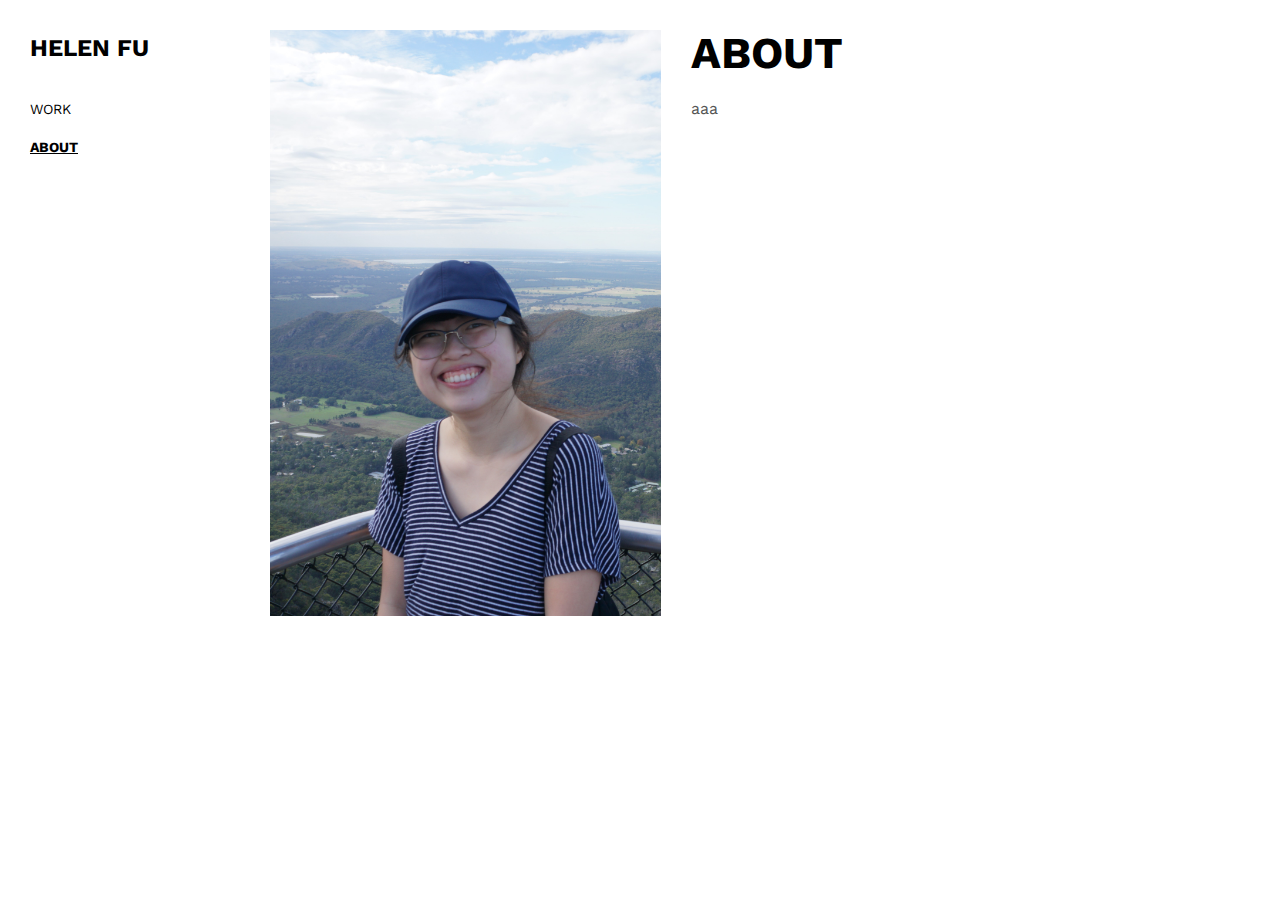
<file: about.html>
<!DOCTYPE html>
<html lang="en">

<head>
    <meta charset="UTF-8">
    <title>About</title>
    <link href="style.css" rel="stylesheet">

    <link href="https://fonts.googleapis.com/css?family=Work+Sans|Inconsolata" rel="stylesheet">

    <link rel="stylesheet" href="https://use.fontawesome.com/releases/v5.1.0/css/all.css" integrity="sha384-lKuwvrZot6UHsBSfcMvOkWwlCMgc0TaWr+30HWe3a4ltaBwTZhyTEggF5tJv8tbt" crossorigin="anonymous">

    <meta content="width=device-width,initial-scale=1" name="viewport">
    <meta name="google" content="notranslate" />
</head>


<body>
    <header class="">
        <div class="navbar navbar-default visible-xs">
            <button type="button" class="navbar-toggle collapsed">
      <span class="sr-only">Toggle Navigation</span>
      <span class="icon-bar"></span>
      <span class="icon-bar"></span>
      <span class="icon-bar"></span>
    </button>
            <a href="./index.html" class="navbar-brand">HELEN FU</a>
        </div>

        <nav class="sidebar">
            <div class="navbar-collapse" id="navbar-collapse">
                <div class="site-header hidden-xs">
                    <a class="site-brand" href="./index.html" title="">
                        HELEN FU
                    </a>
                </div>
                <ul class="nav">
                    <li><a href="./index.html" title="">WORK</a></li>
                    <li><a href="./about.html" title="">ABOUT</a></li>
                </ul>

                <nav class="nav-footer">
                    <p class="nav-footer-social-buttons">
                        <a class="fa-icon" href="https://www.linkedin.com/in/helenfufu/" target="_blank" title="">
            <i class="fab fa-linkedin-in"></i>
          </a>
                        <a class="fa-icon" href="mailto:helenfu@berkeley.edu" title="">
            <i class="far fa-envelope"></i>
          </a>
                    </p>
                </nav>
            </div>
        </nav>
    </header>

    <main class="" id="main-collapse">

        <div class="row">
            <div class="col-xs-12 col-md-5">
                <img class="img-responsive" alt="" src="./assets/images/about.jpg">
            </div>
            <div class="col-xs-12 col-md-7">
                <h1>ABOUT</h1>

                <p>aaa</p>
               <br>
            </div>
        </div>

    </main>

    <script>
        document.addEventListener("DOMContentLoaded", function(event) {
            navbarToggleSidebar();
            navActivePage();
        });

    </script>

    <script type="text/javascript" src="script.js"></script>
</body>

</html>
</file>
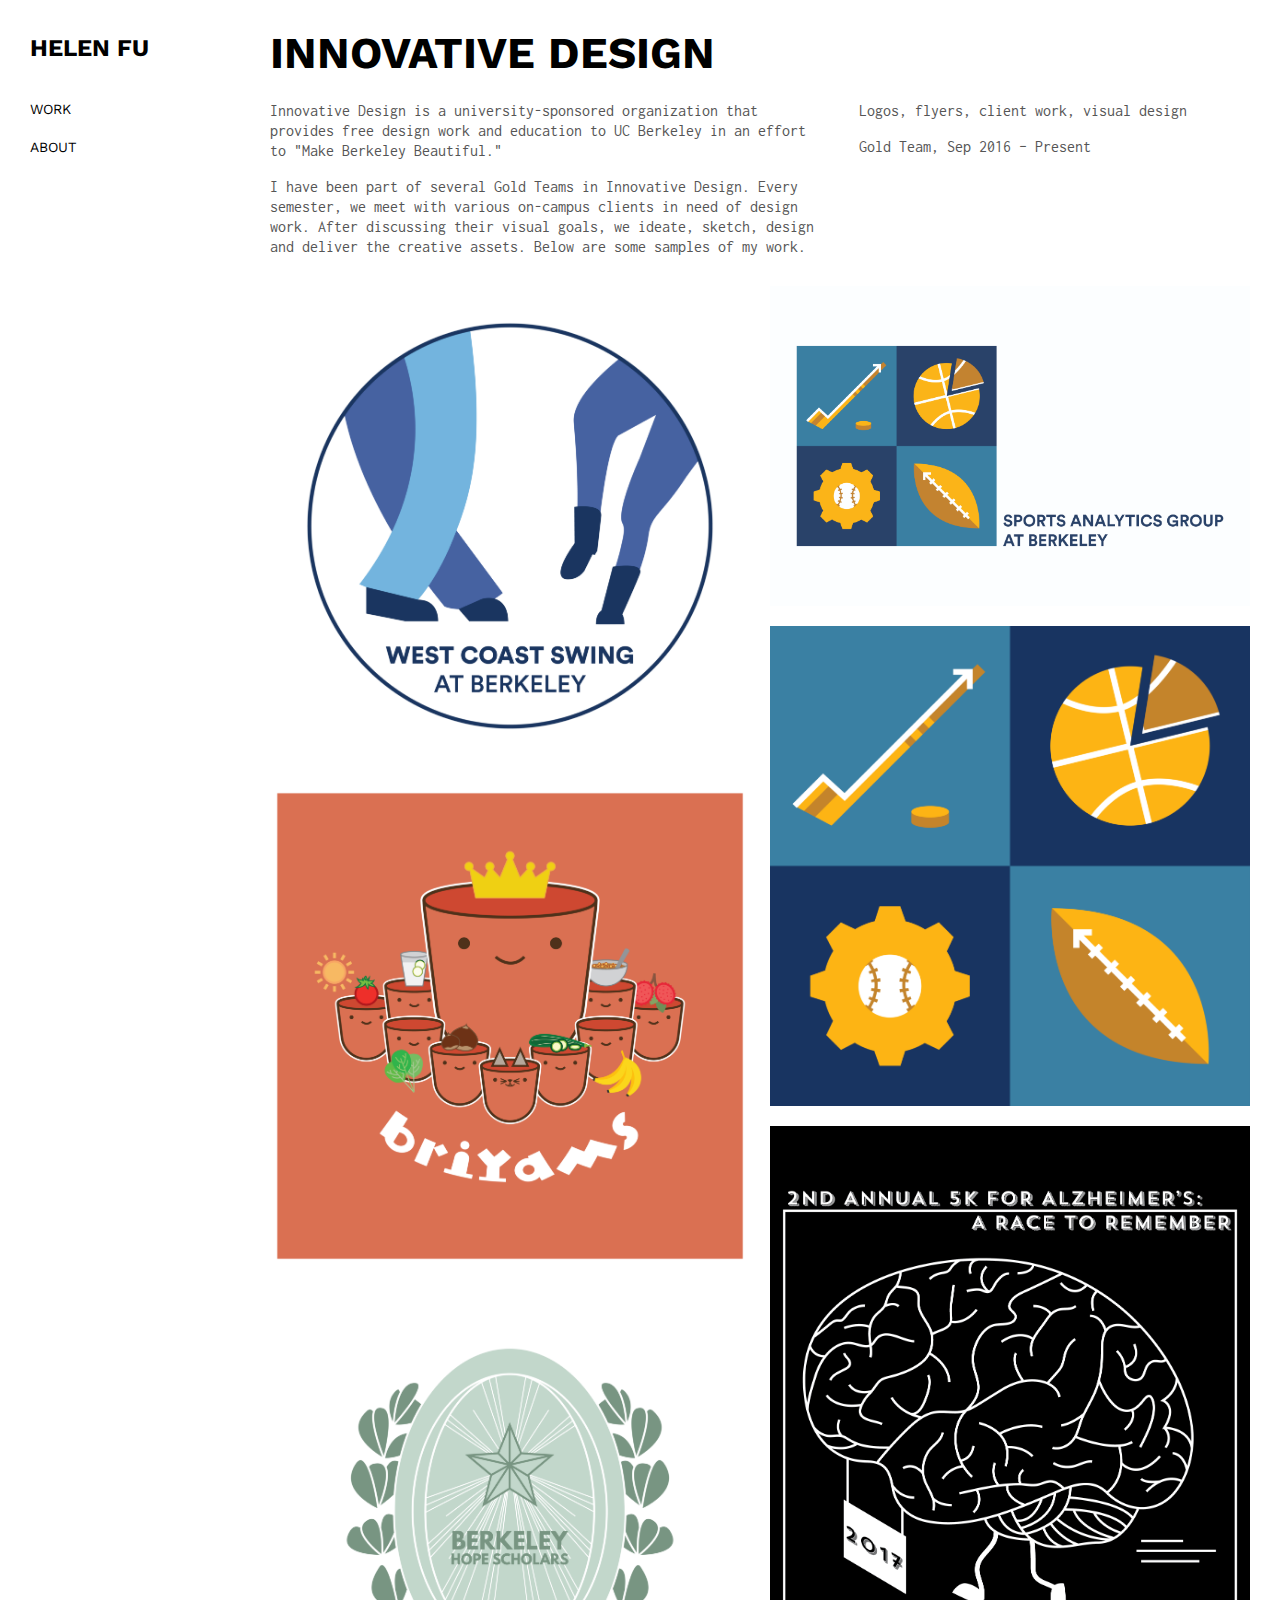
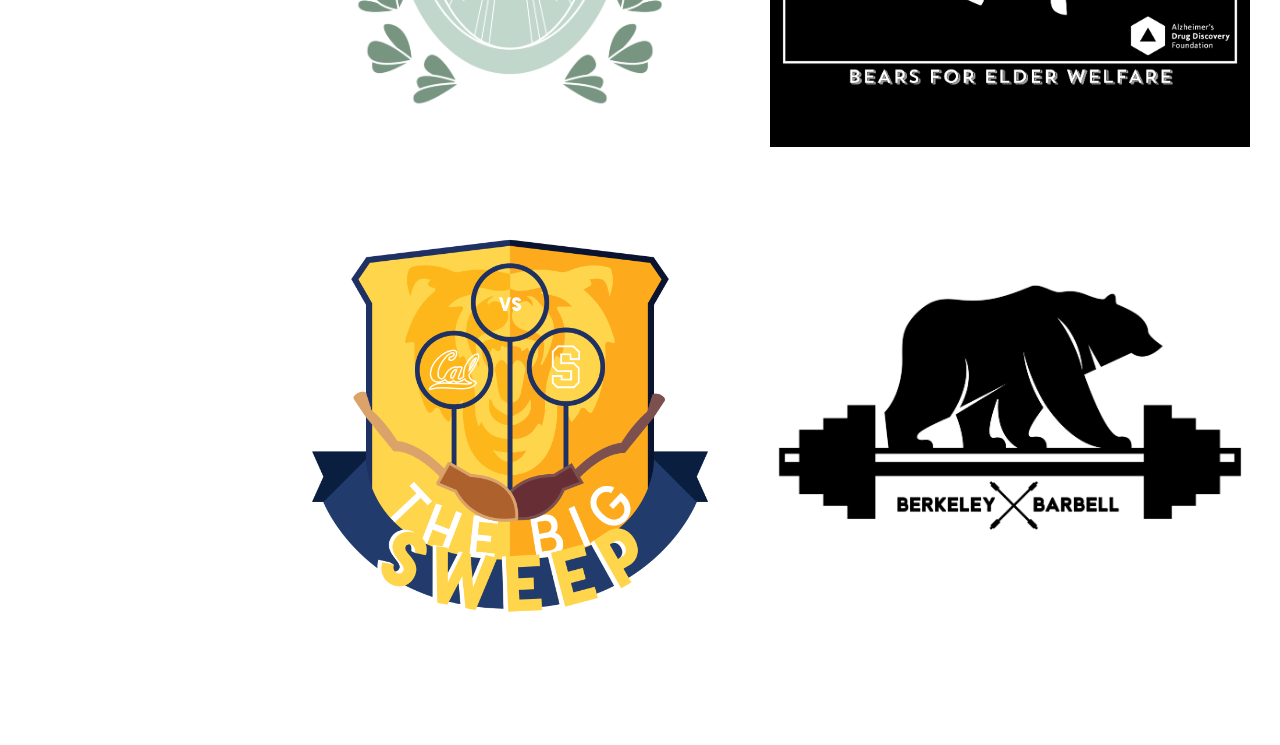
<file: innod.html>
<!DOCTYPE html>
<html lang="en">

<head>
    <meta charset="UTF-8">
    <title>Innovative Design</title>
    <link href="style.css" rel="stylesheet">

    <link href="https://fonts.googleapis.com/css?family=Work+Sans|Inconsolata" rel="stylesheet">

    <link rel="stylesheet" href="https://use.fontawesome.com/releases/v5.1.0/css/all.css" integrity="sha384-lKuwvrZot6UHsBSfcMvOkWwlCMgc0TaWr+30HWe3a4ltaBwTZhyTEggF5tJv8tbt" crossorigin="anonymous">

    <meta content="width=device-width,initial-scale=1" name="viewport">
    <meta name="google" content="notranslate" />
</head>

<body>
    <header class="">
        <div class="navbar navbar-default visible-xs">
            <button type="button" class="navbar-toggle collapsed">
      <span class="sr-only">Toggle Navigation</span>
      <span class="icon-bar"></span>
      <span class="icon-bar"></span>
      <span class="icon-bar"></span>
    </button>
            <a href="./index.html" class="navbar-brand">HELEN FU</a>
        </div>

        <nav class="sidebar">
            <div class="navbar-collapse" id="navbar-collapse">
                <div class="site-header hidden-xs">
                    <a class="site-brand" href="./index.html" title="">
                        HELEN FU
                    </a>
                </div>
                <ul class="nav">
                    <li><a href="./index.html" title="">WORK</a></li>
                    <li><a href="./about.html" title="">ABOUT</a></li>
                </ul>

                <nav class="nav-footer">
                    <p class="nav-footer-social-buttons">
                        <a class="fa-icon" href="https://www.linkedin.com/in/helenfufu/" target="_blank" title="">
            <i class="fab fa-linkedin-in"></i>
          </a>
                        <a class="fa-icon" href="mailto:helenfu@berkeley.edu" title="">
            <i class="far fa-envelope"></i>
          </a>
                    </p>
                </nav>
            </div>
        </nav>
    </header>

    <main class="" id="main-collapse">

        <!-- header and description-->
        <div class="section-container-spacer">
            <h1>INNOVATIVE DESIGN</h1>
            <div class="project-overview">
                <div class="row">
                    <div class="col-xs-12 col-sm-7 col-md-7">
                        <p>Innovative Design is a university-sponsored organization that provides free design work and education to UC Berkeley in an effort to "Make Berkeley Beautiful."</p>

                        <p>I have been part of several Gold Teams in Innovative Design. Every semester, we meet with various on-campus clients in need of design work. After discussing their visual goals, we ideate, sketch, design and deliver the creative assets. Below are some samples of my work.</p>
                    </div>

                    <div class="col-xs-12 col-sm-5 col-md-5">
                        <p>Logos, flyers, client work, visual design</p>
                        <p>Gold Team, Sep 2016 – Present</p>
                    </div>
                </div>
            </div>
        </div>

        <div class="section-container-spacer">

            <div class="grid">
                <div class="gutter-sizer"></div>
                <div class="grid-sizer"></div>
                
                <div class="grid-item">
                    <img src="./assets/images/innod/innod-8.jpg" alt="" class="img-responsive">
                </div>
                
                <div class="grid-item">
                    <img src="./assets/images/innod/innod-7.jpg" alt="" class="img-responsive">
                </div>
                
                <div class="grid-item">
                    <img src="./assets/images/innod/innod-6.png" alt="" class="img-responsive">
                </div>
                
                <div class="grid-item">
                    <img src="./assets/images/innod/innod-5.png" alt="" class="img-responsive">
                </div>
                
                <div class="grid-item">
                    <img src="./assets/images/innod/innod-4.png" alt="" class="img-responsive">
                </div>
                
                <div class="grid-item">
                    <img src="./assets/images/innod/innod-3.png" alt="" class="img-responsive">
                </div>
                
                <div class="grid-item">
                    <img src="./assets/images/innod/innod-2.png" alt="" class="img-responsive">
                </div>

                <div class="grid-item">
                    <img src="./assets/images/innod/innod-1.png" alt="" class="img-responsive">
                </div>
                
            </div> 
        </div>

        <script>
            document.addEventListener("DOMContentLoaded", function(event) {
                masonryBuild();
            });
        </script>

    </main>

    <script>
        document.addEventListener("DOMContentLoaded", function(event) {
            navbarToggleSidebar();
            navActivePage();
        });
    </script>

    <script type="text/javascript" src="script.js"></script>
</body>

</html>
</file>
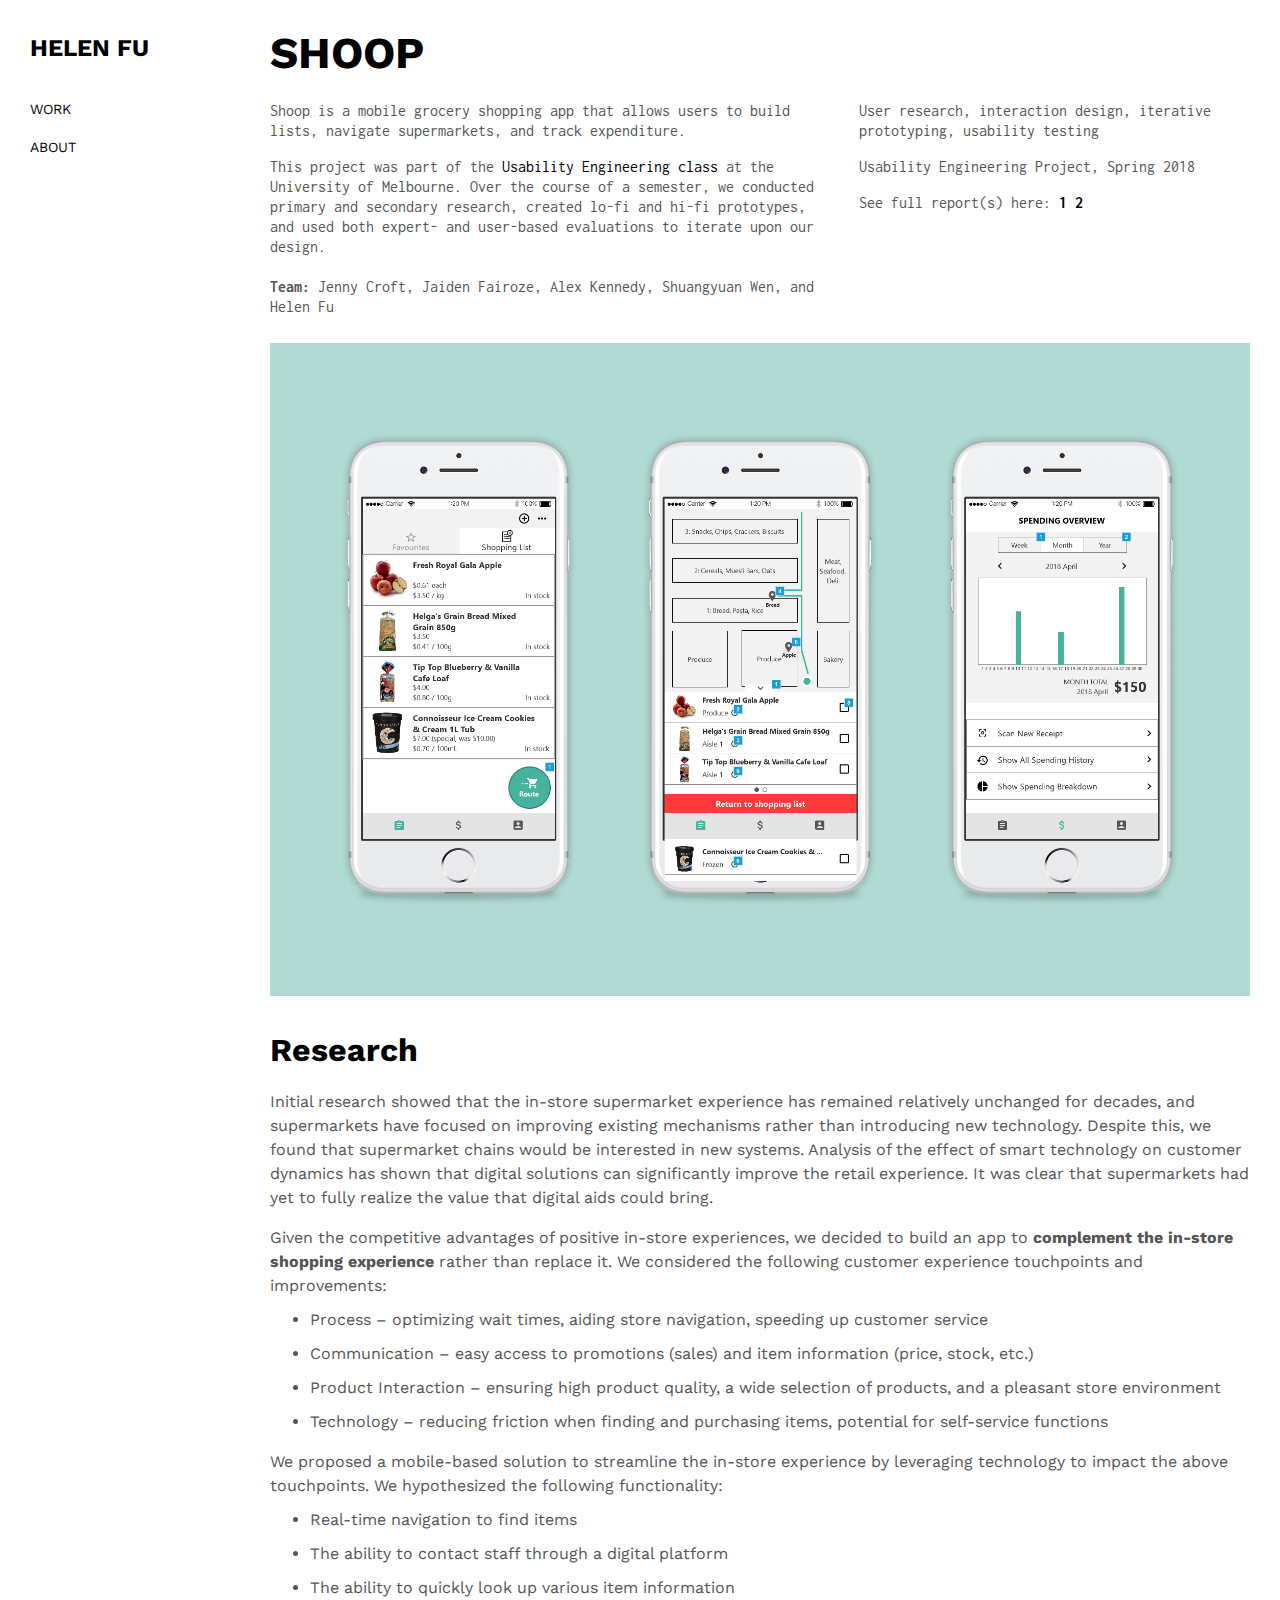
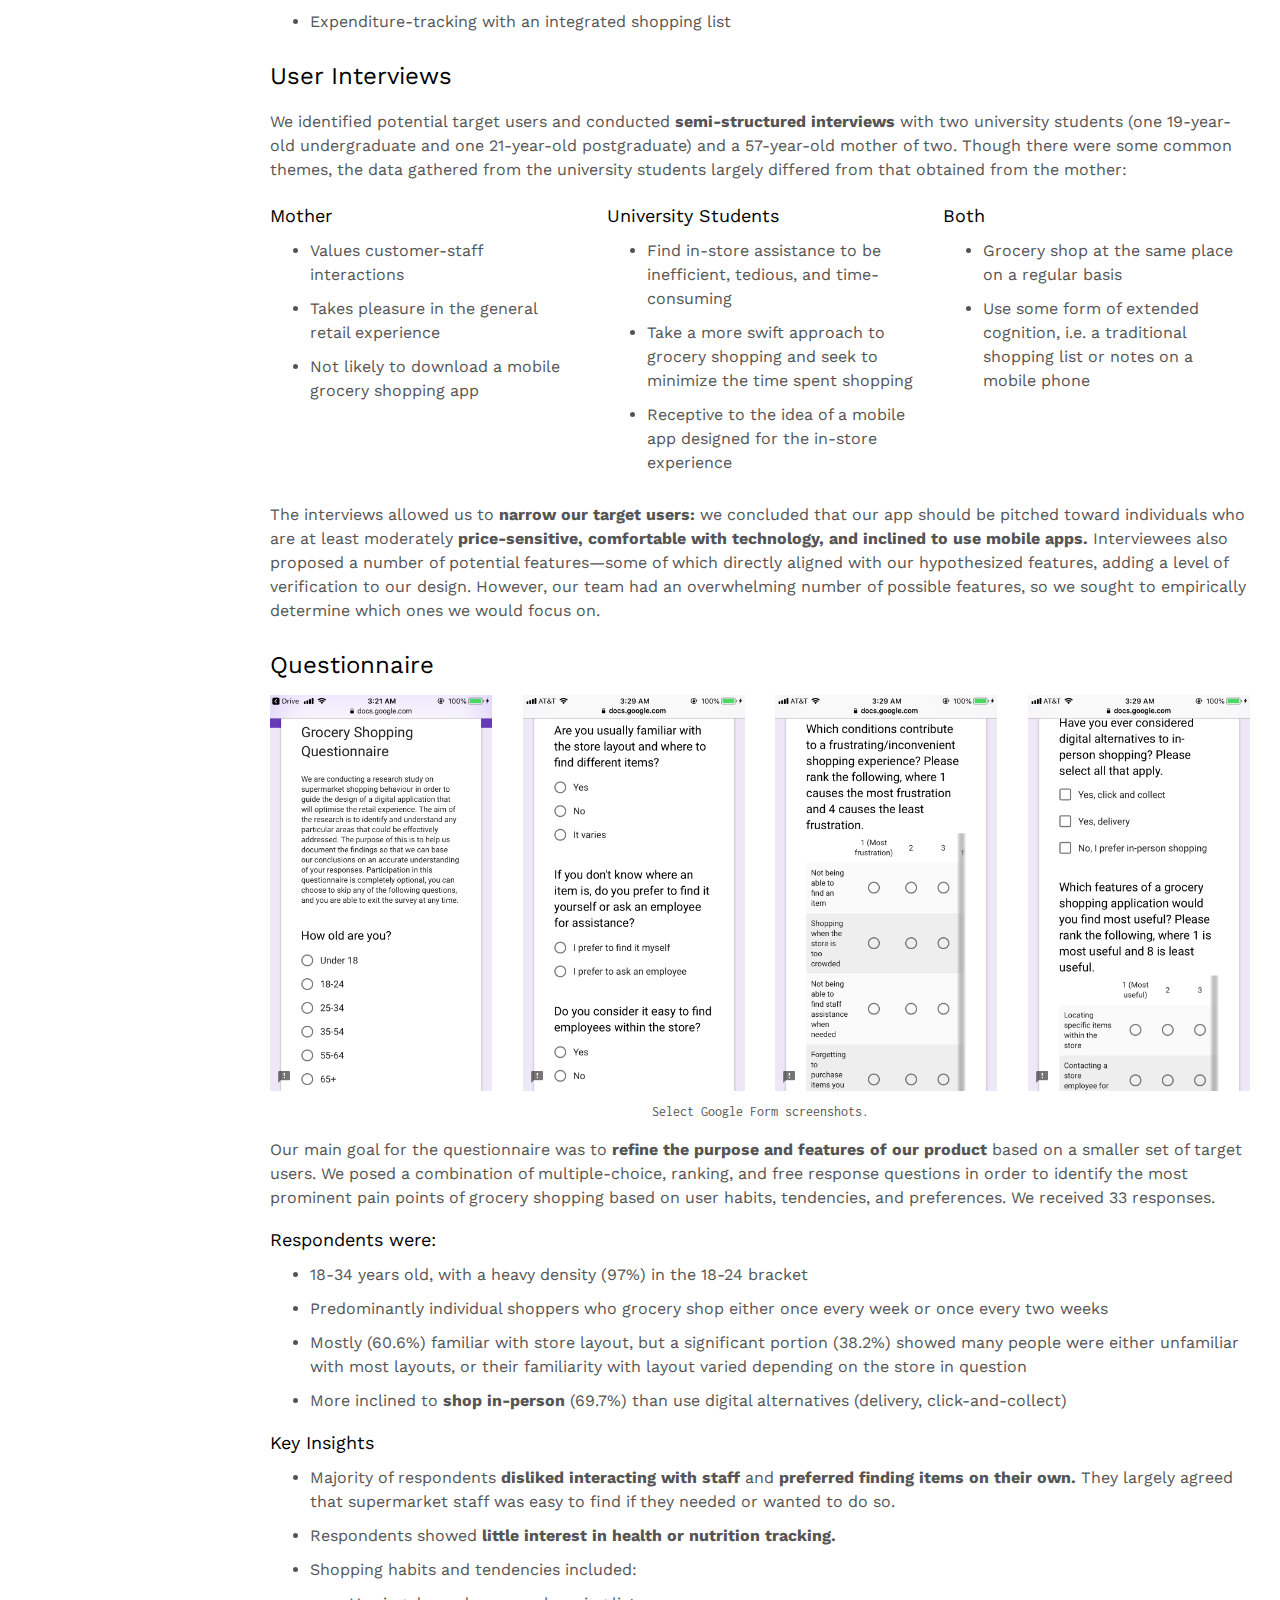
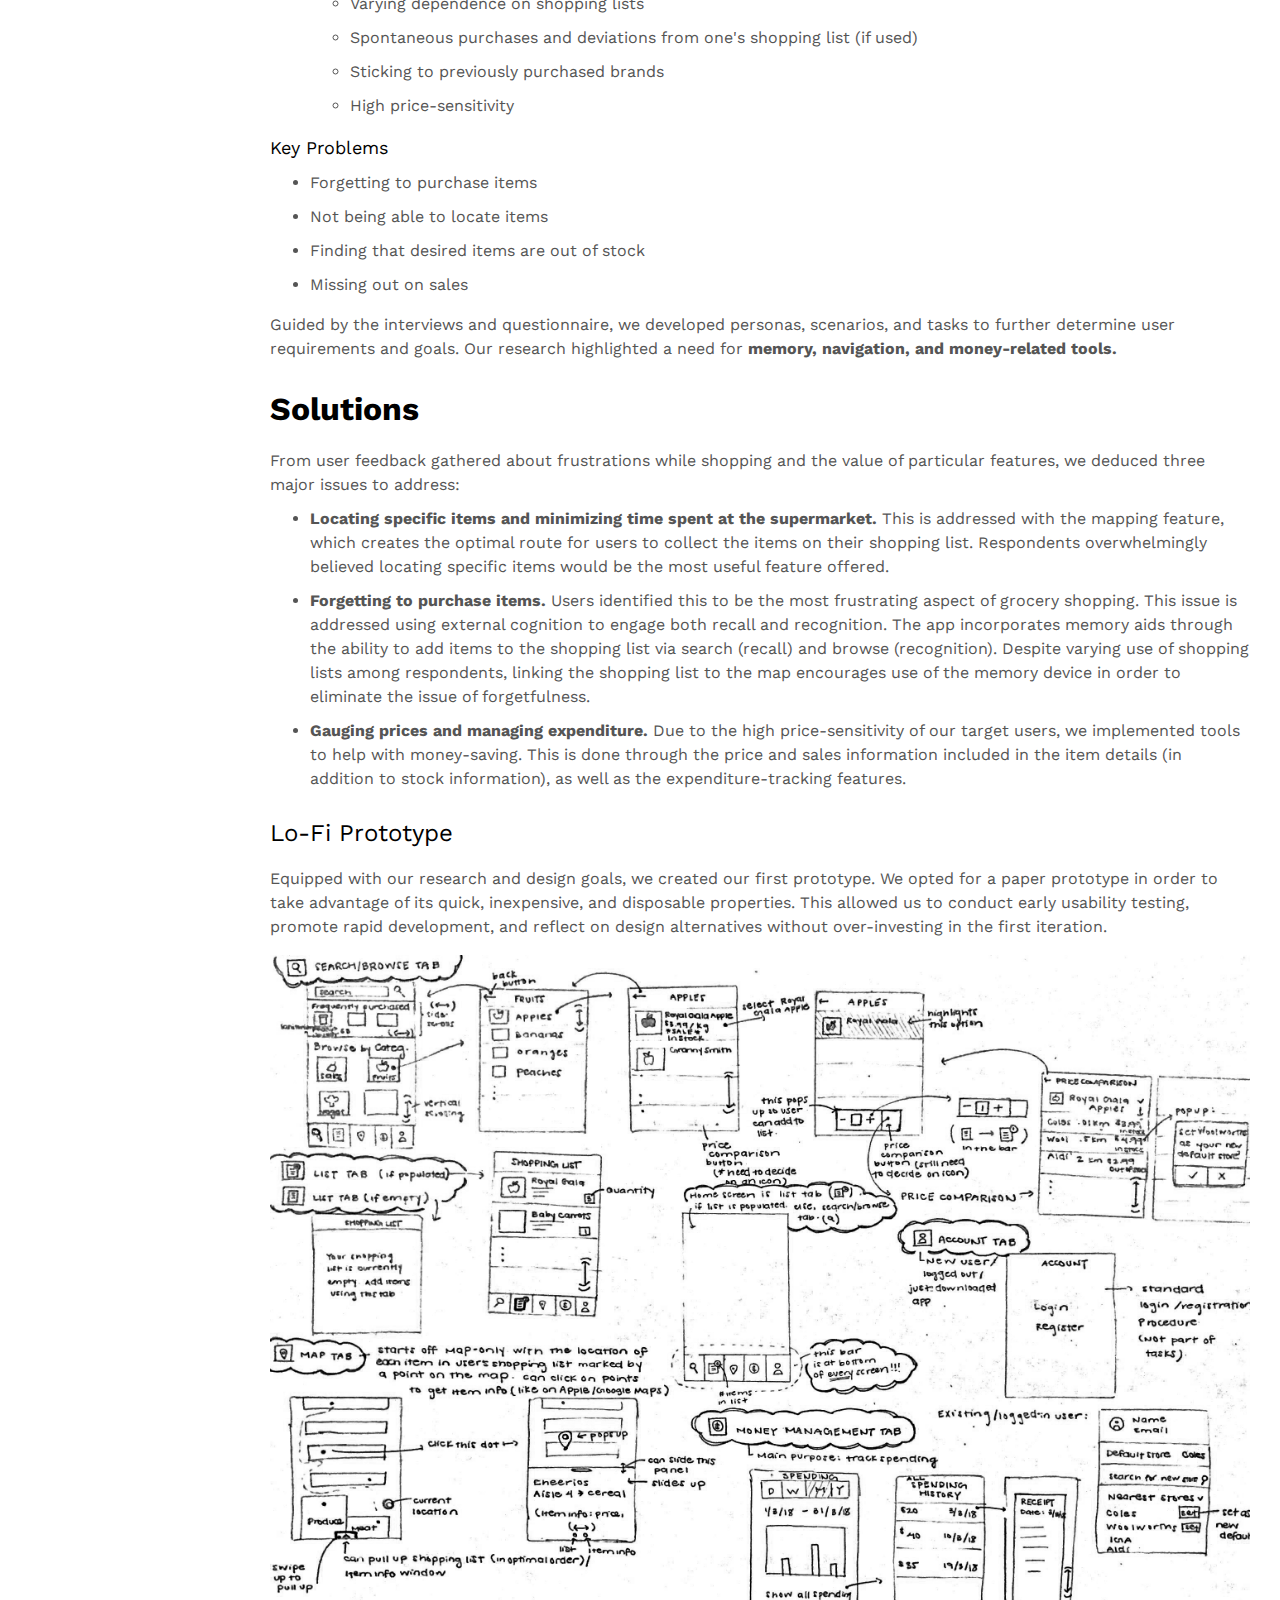
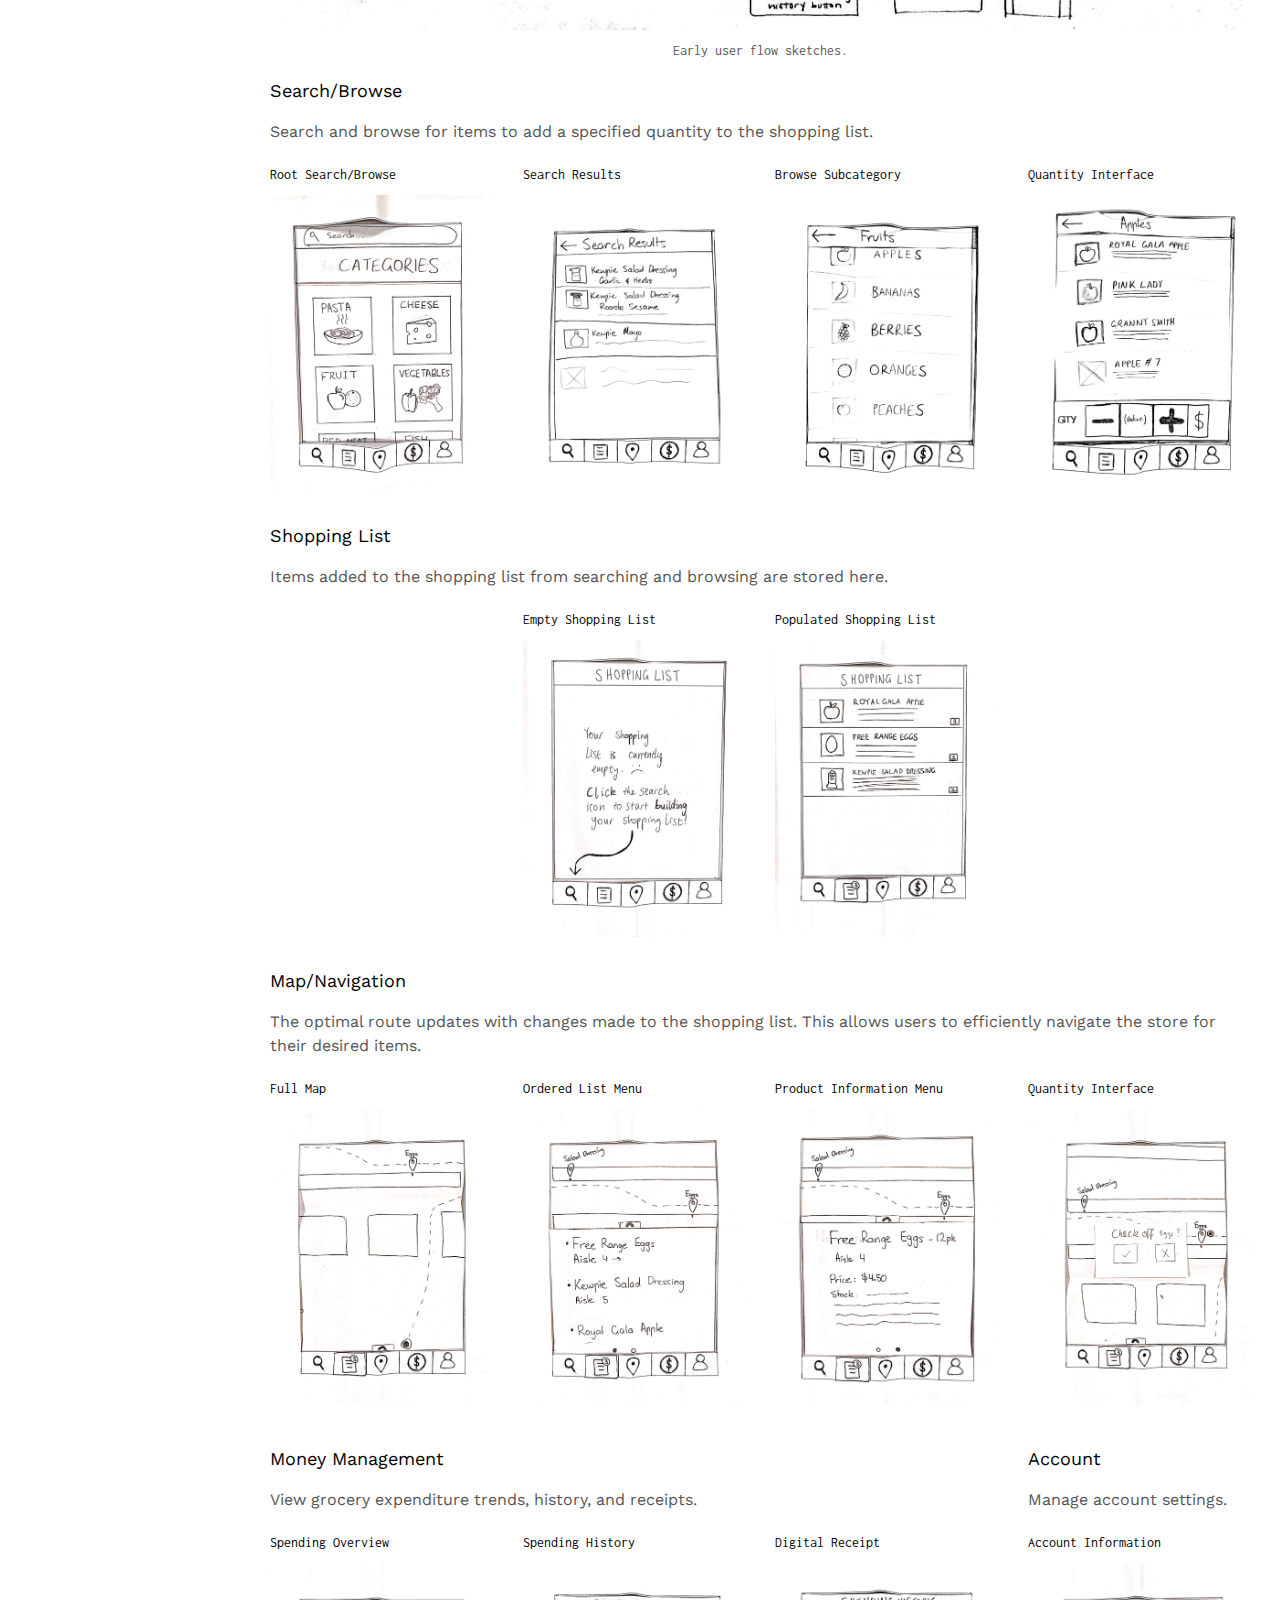
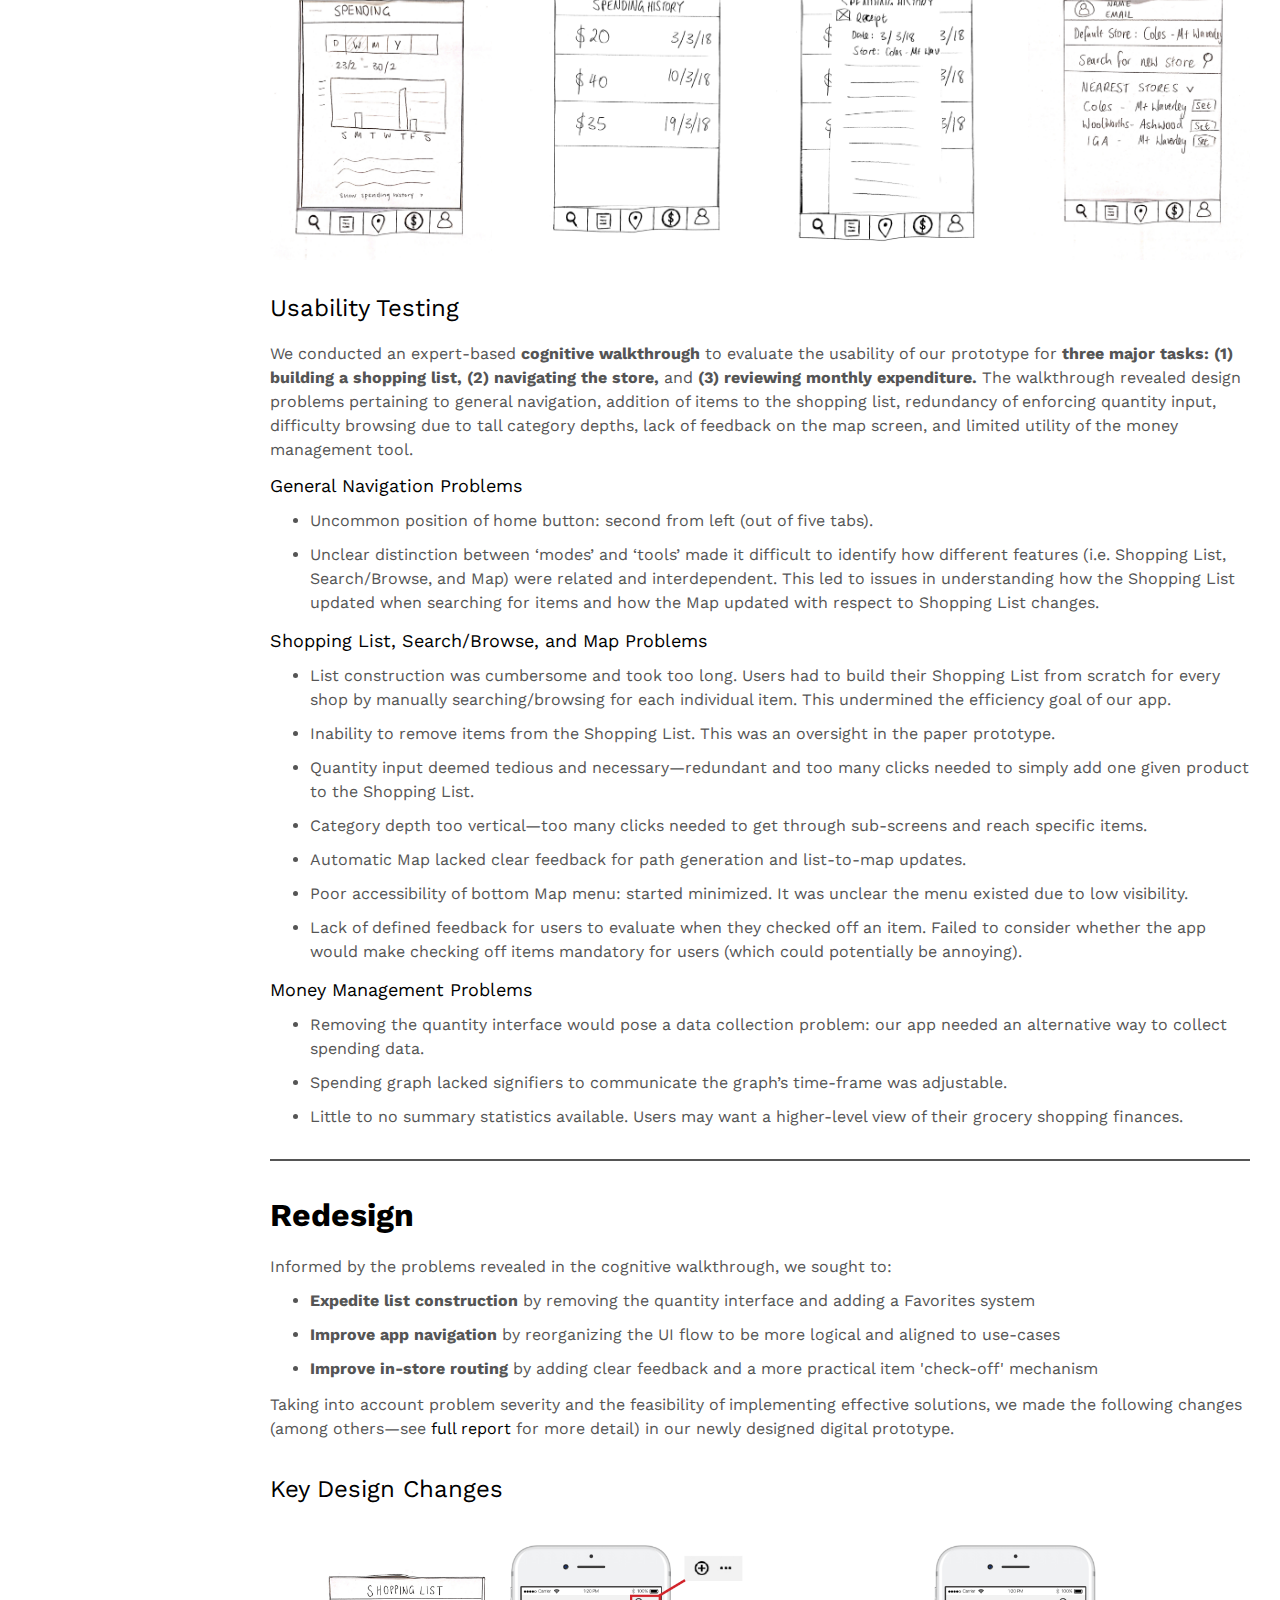
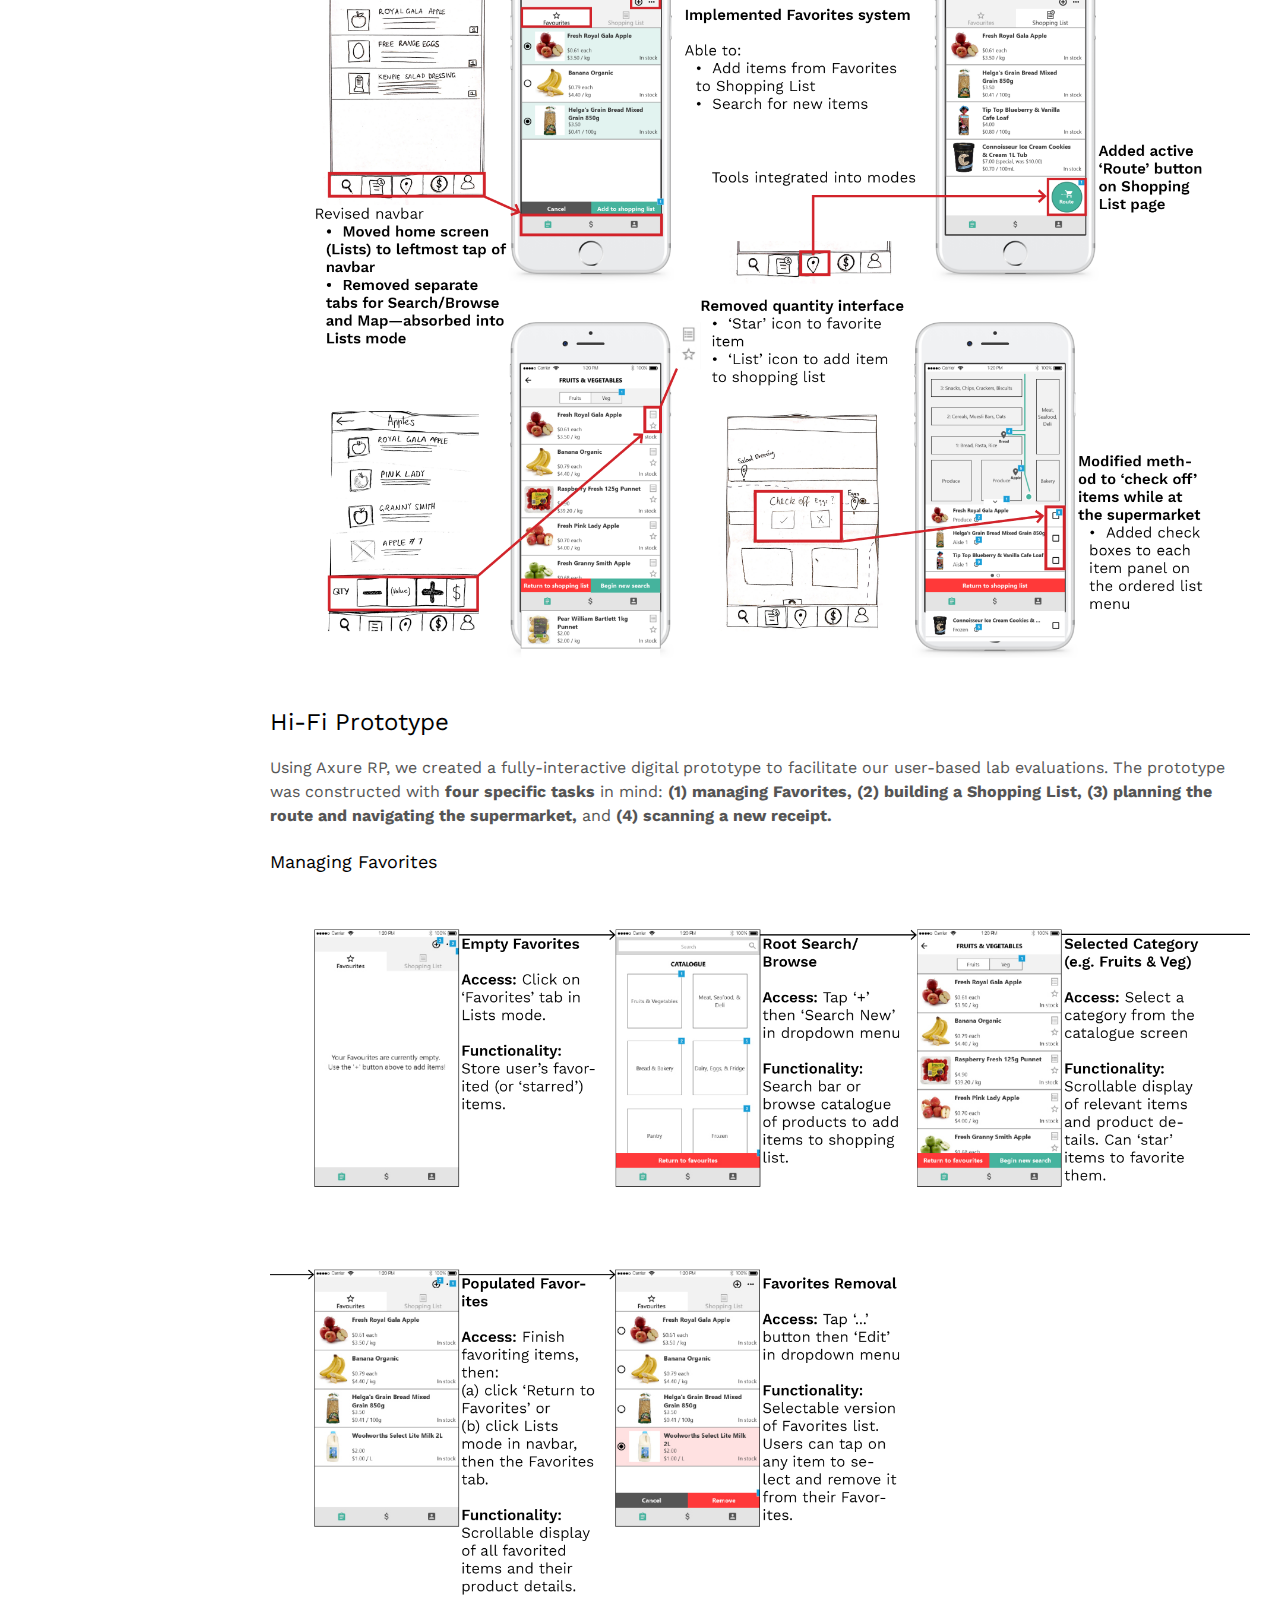
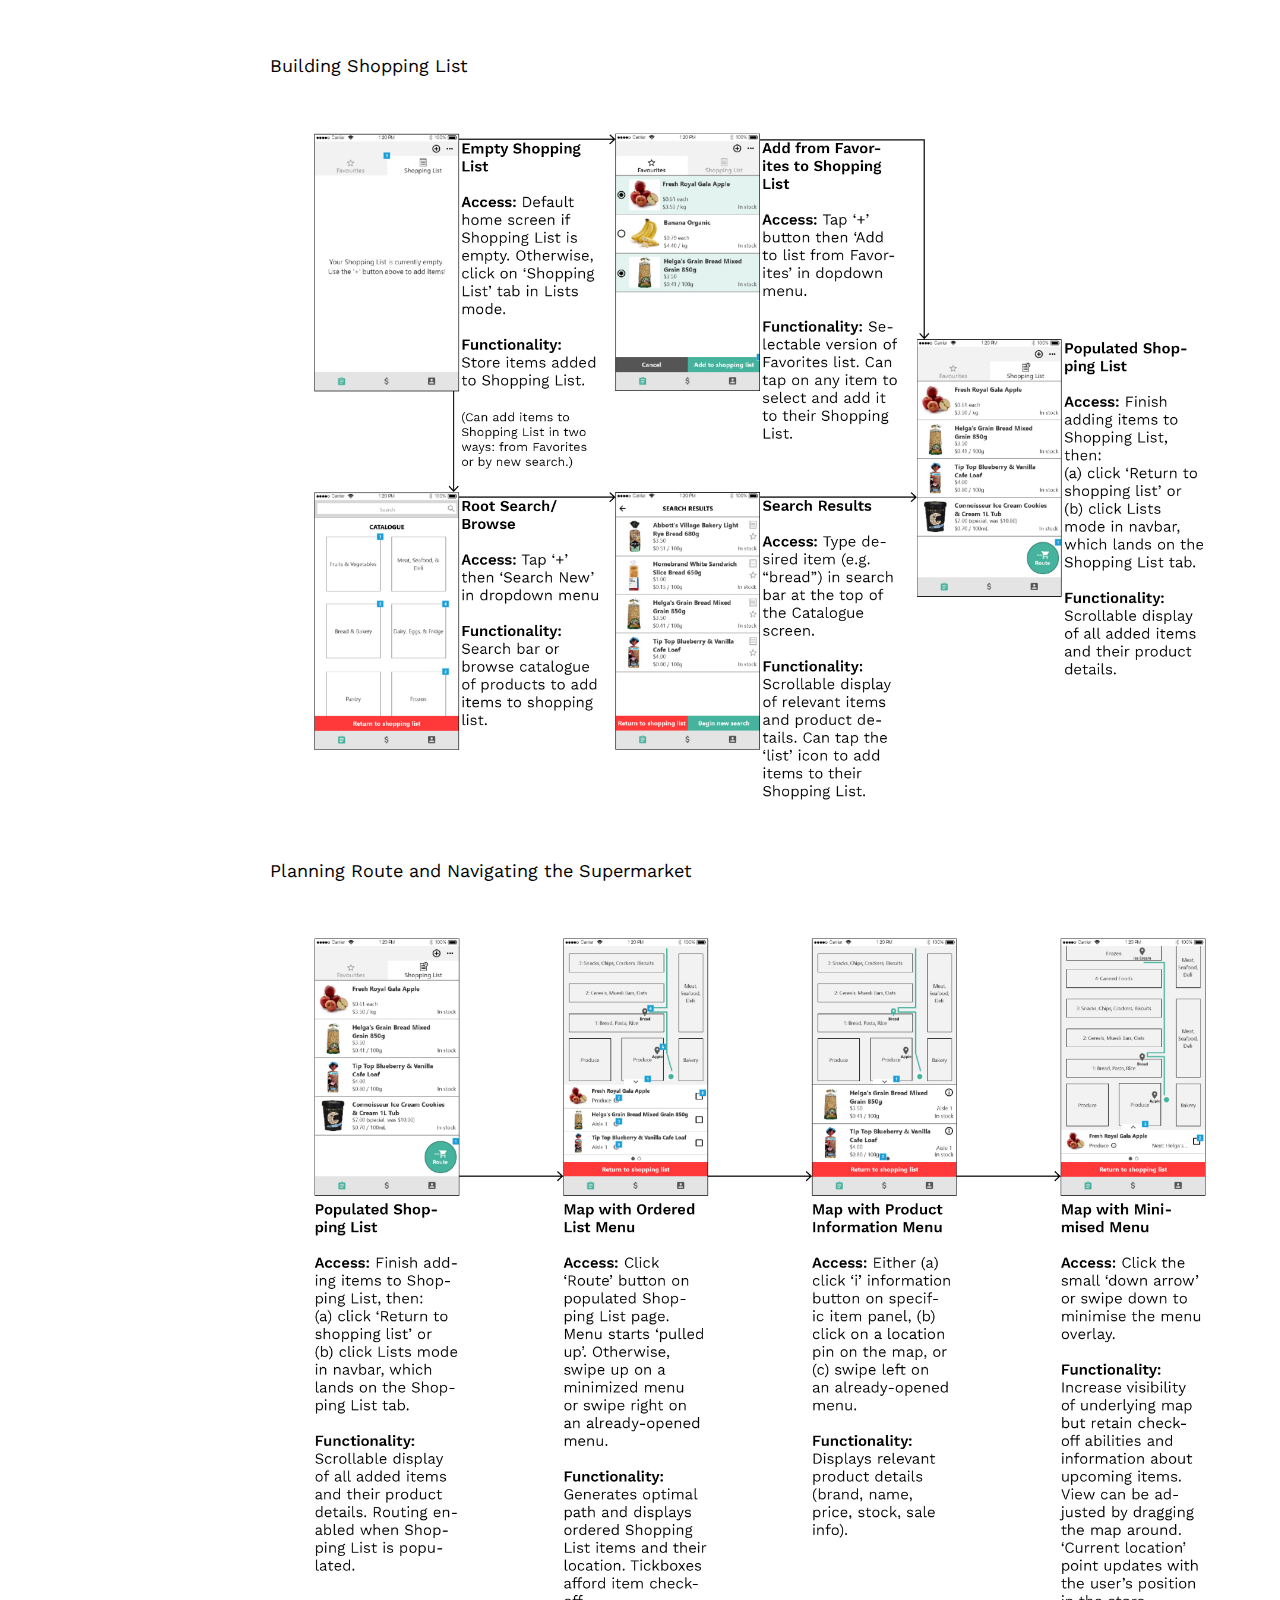
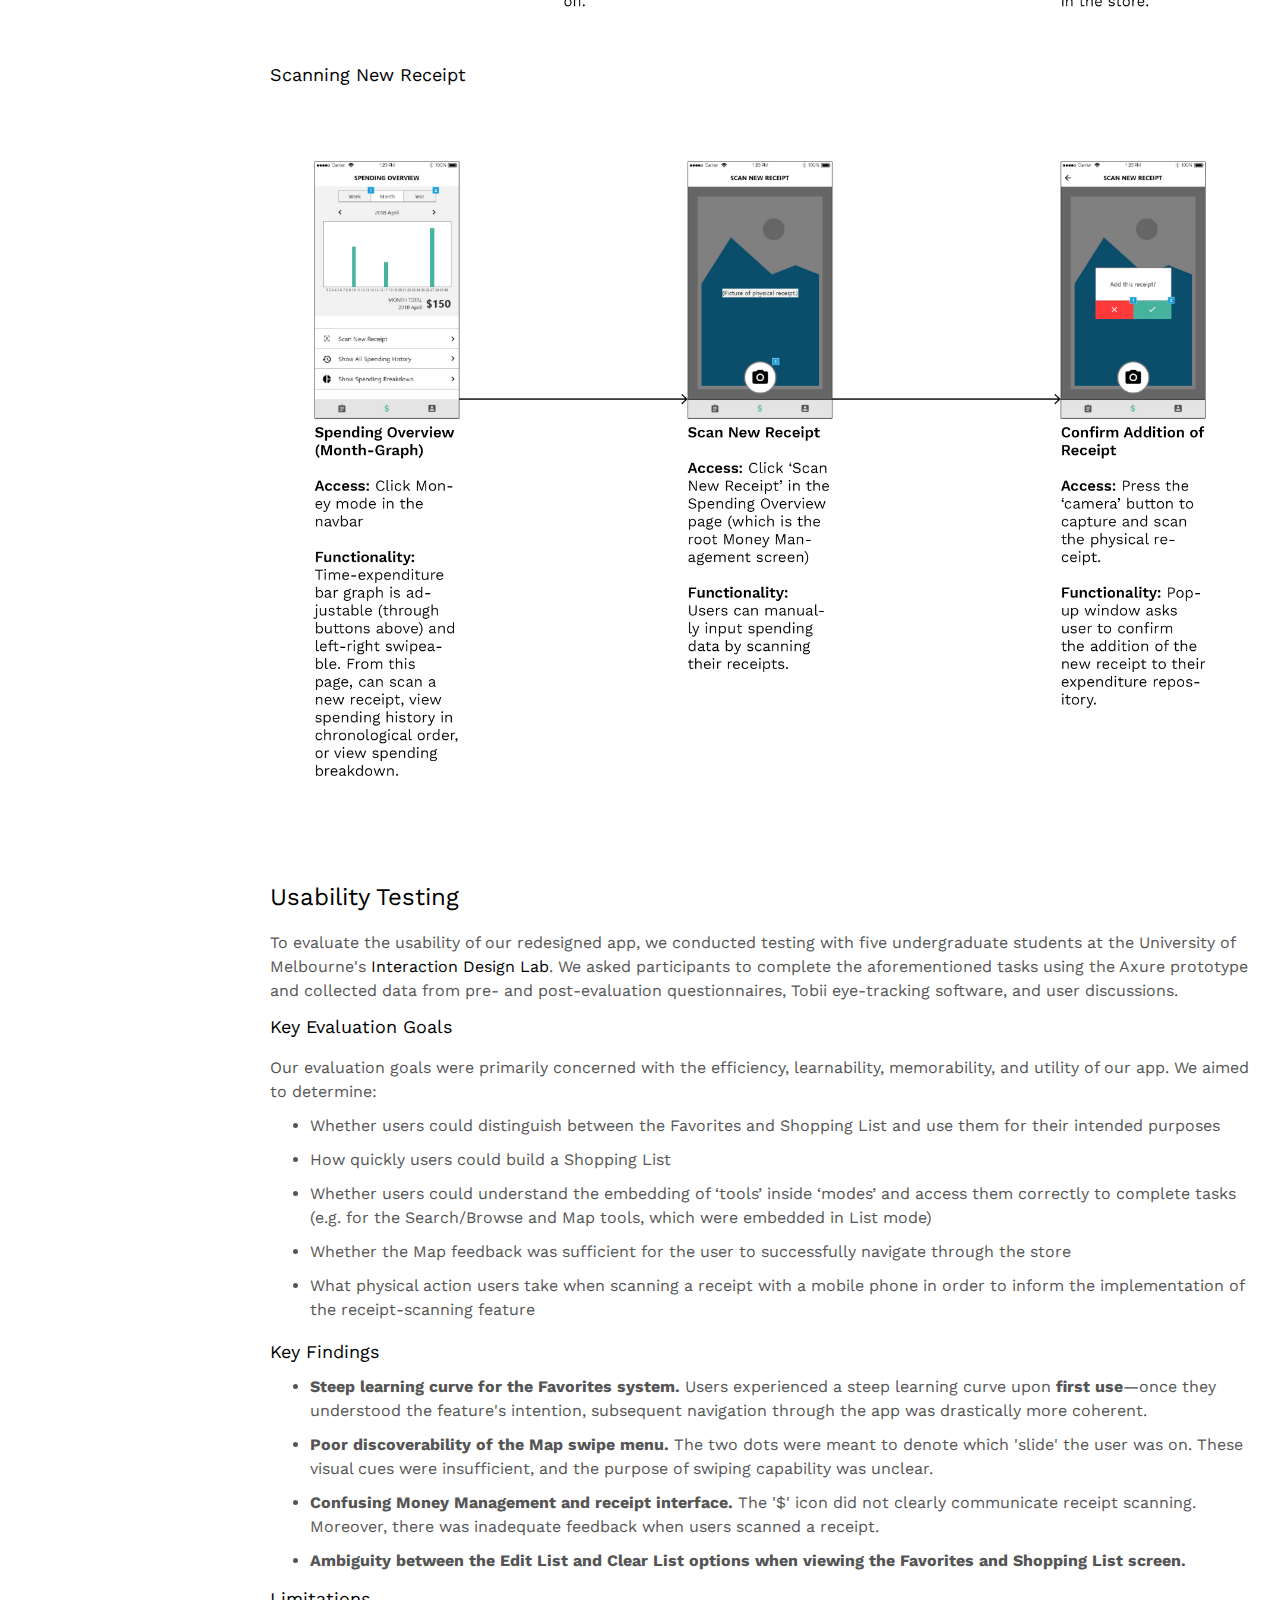
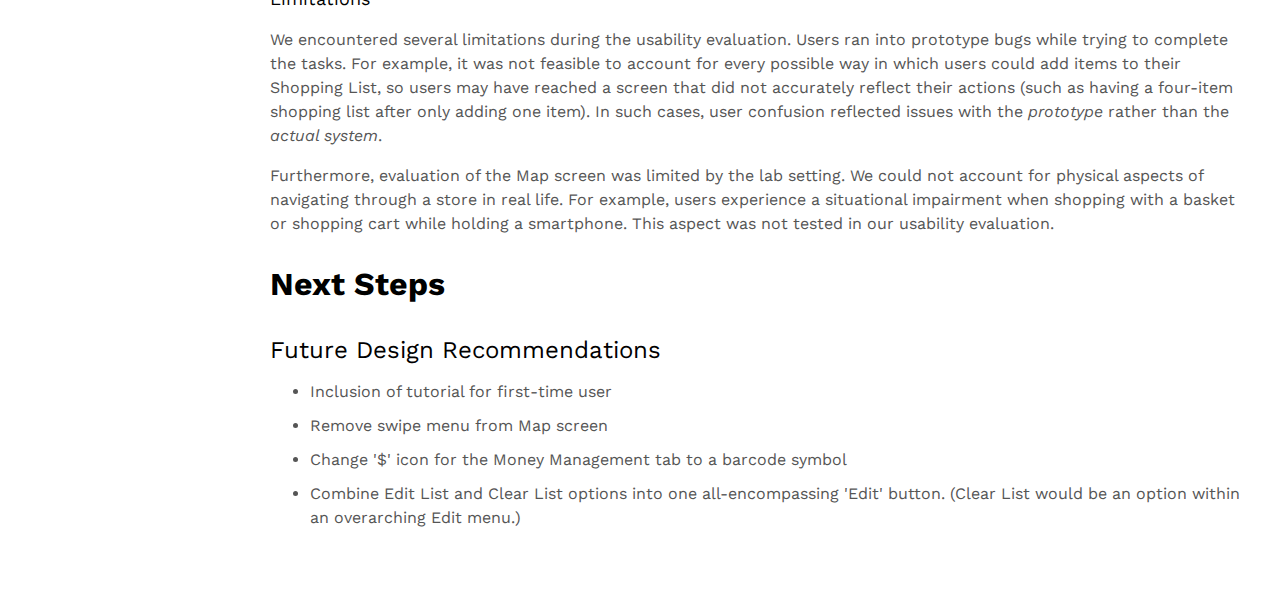
<file: shoop.html>
<!DOCTYPE html>
<html lang="en">

<head>
    <meta charset="UTF-8">
    <title>Shoop</title>
    <link href="style.css" rel="stylesheet">

    <link href="https://fonts.googleapis.com/css?family=Work+Sans|Inconsolata" rel="stylesheet">

    <link rel="stylesheet" href="https://use.fontawesome.com/releases/v5.1.0/css/all.css" integrity="sha384-lKuwvrZot6UHsBSfcMvOkWwlCMgc0TaWr+30HWe3a4ltaBwTZhyTEggF5tJv8tbt" crossorigin="anonymous">

    <meta content="width=device-width,initial-scale=1" name="viewport">
    <meta name="google" content="notranslate" />
</head>

<body>
    <header class="">
        <div class="navbar navbar-default visible-xs">
            <button type="button" class="navbar-toggle collapsed">
      <span class="sr-only">Toggle Navigation</span>
      <span class="icon-bar"></span>
      <span class="icon-bar"></span>
      <span class="icon-bar"></span>
    </button>
            <a href="./index.html" class="navbar-brand">HELEN FU</a>
        </div>

        <nav class="sidebar">
            <div class="navbar-collapse" id="navbar-collapse">
                <div class="site-header hidden-xs">
                    <a class="site-brand" href="./index.html" title="">
                        HELEN FU
                    </a>
                </div>
                <ul class="nav">
                    <li><a href="./index.html" title="">WORK</a></li>
                    <li><a href="./about.html" title="">ABOUT</a></li>
                </ul>

                <nav class="nav-footer">
                    <p class="nav-footer-social-buttons">
                        <a class="fa-icon" href="https://www.linkedin.com/in/helenfufu/" target="_blank" title="">
            <i class="fab fa-linkedin-in"></i>
          </a>
                        <a class="fa-icon" href="mailto:helenfu@berkeley.edu" title="">
            <i class="far fa-envelope"></i>
          </a>
                    </p>
                </nav>
            </div>
        </nav>
    </header>

    <main class="" id="main-collapse">

        <!-- header and description-->
        <div class="section-container-spacer">
            <h1>SHOOP</h1>
            <div class="project-overview">
                <div class="row">
                    <div class="col-xs-12 col-sm-7 col-md-7">
                        <p>Shoop is a mobile grocery shopping app that allows users to build lists, navigate supermarkets, and track expenditure.</p>

                        <p> This project was part of the <a href="https://handbook.unimelb.edu.au/2018/subjects/info30004" target="_blank">Usability Engineering class</a> at the University of Melbourne. Over the course of a semester, we conducted primary and secondary research, created lo-fi and hi-fi prototypes, and used both expert- and user-based evaluations to iterate upon our design.
                            <br>
                            <br> <strong>Team:</strong> Jenny Croft, Jaiden Fairoze, Alex Kennedy, Shuangyuan Wen, and Helen Fu
                            <br>
                        </p>
                    </div>
                    <div class="col-xs-12 col-sm-5 col-md-5">
                        <p>User research, interaction design, iterative prototyping, usability testing</p>
                        <p>Usability Engineering Project, Spring 2018</p>
                        <p>See full report(s) here:
                            <a href="./assets/shoop-report-1.pdf" target="_blank"><strong>1</strong></a>
                            <a href="./assets/shoop-report-2.pdf" target="_blank"><strong>2</strong></a></p>
                    </div>
                </div>
                <p><img src="./assets/images/shoop/shoop-0.png" alt="" class="img-responsive"></p>
            </div>
        </div>

        <div class="section-container spacer">

            <h2>Research</h2>

            <p>Initial research showed that the in-store supermarket experience has remained relatively unchanged for decades, and supermarkets have focused on improving existing mechanisms rather than introducing new technology.
                <!-- <sup><strong>1</strong></sup> -->
                Despite this, we found that supermarket chains would be interested in new systems. Analysis of the effect of smart technology on customer dynamics has shown that digital solutions can significantly improve the retail experience.
                <!-- <sup><strong>2</strong></sup> -->
                It was clear that supermarkets had yet to fully realize the value that digital aids could bring.</p>

            <p>Given the competitive advantages of positive in-store experiences,
                <!-- <sup><strong>3</strong></sup> -->
                we decided to build an app to <strong>complement the in-store shopping experience</strong> rather than replace it. We considered the following customer experience touchpoints and improvements:
                <!--<sup><strong>4</strong></sup>-->
                <ul>
                    <li>Process – optimizing wait times, aiding store navigation, speeding up customer service</li>
                    <li>Communication – easy access to promotions (sales) and item information (price, stock, etc.)</li>
                    <li>Product Interaction – ensuring high product quality, a wide selection of products, and a pleasant store environment</li>
                    <li>Technology – reducing friction when finding and purchasing items, potential for self-service functions </li>
                </ul>
            </p>

            <p>We proposed a mobile-based solution to streamline the in-store experience by leveraging technology to impact the above touchpoints. We hypothesized the following functionality:
                <ul>
                    <li>Real-time navigation to find items</li>
                    <li>The ability to contact staff through a digital platform</li>
                    <li>The ability to quickly look up various item information</li>
                    <li>Expenditure-tracking with an integrated shopping list</li>
                </ul>
            </p>

            <h3>User Interviews</h3>

            <p>We identified potential target users and conducted <strong>semi-structured interviews</strong> with two university students (one 19-year-old undergraduate and one 21-year-old postgraduate) and a 57-year-old mother of two. Though there were some common themes, the data gathered from the university students largely differed from that obtained from the mother:

                <div class="row">
                    <div class="col-xs-12 col-sm-4 col-md-4">
                        <h4>Mother</h4>
                        <ul>

                            <li>Values customer-staff interactions</li>
                            <li>Takes pleasure in the general retail experience</li>
                            <li>Not likely to download a mobile grocery shopping app</li>
                        </ul>

                    </div>

                    <div class="col-xs-12 col-sm-4 col-md-4">
                        <h4>University Students</h4>
                        <ul>
                            <li>Find in-store assistance to be inefficient, tedious, and time-consuming</li>
                            <li>Take a more swift approach to grocery shopping and seek to minimize the time spent shopping</li>
                            <li>Receptive to the idea of a mobile app designed for the in-store experience</li>
                        </ul>
                    </div>

                    <div class="col-xs-12 col-sm-4 col-md-4">
                        <h4>Both</h4>
                        <ul>
                            <li>Grocery shop at the same place on a regular basis</li>
                            <li>Use some form of extended cognition, i.e. a traditional shopping list or notes on a mobile phone</li>
                        </ul>
                    </div>
                </div>
            </p>

            <p>The interviews allowed us to <strong>narrow our target users:</strong> we concluded that our app should be pitched toward individuals who are at least moderately <strong>price-sensitive, comfortable with technology, and inclined to use mobile apps.</strong> Interviewees also proposed a number of potential features—some of which directly aligned with our hypothesized features, adding a level of verification to our design. However, our team had an overwhelming number of possible features, so we sought to empirically determine which ones we would focus on.
            </p>

            <h3>Questionnaire</h3>

            <figure>
               
                <div class="row">
                   
                    <div class="col-xs-6 col-sm-3 col-md-3">
                        <img src="./assets/images/shoop/shoop-1.png" alt="" class="img-responsive">
                    </div>
                    <div class="col-xs-6 col-sm-3 col-md-3">
                        <img src="./assets/images/shoop/shoop-2.png" alt="" class="img-responsive">
                    </div>
                    <div class="col-xs-6 col-sm-3 col-md-3">
                        <img src="./assets/images/shoop/shoop-3.png" alt="" class="img-responsive">
                    </div>
                    <div class="col-xs-6 col-sm-3 col-md-3">
                        <img src="./assets/images/shoop/shoop-4.png" alt="" class="img-responsive">
                    </div>
                    
                </div>

                <figcaption>Select Google Form screenshots.</figcaption>
            </figure>

            <p>Our main goal for the questionnaire was to <strong>refine the purpose and features of our product</strong> based on a smaller set of target users. We posed a combination of multiple-choice, ranking, and free response questions in order to identify the most prominent pain points of grocery shopping based on user habits, tendencies, and preferences. We received 33 responses.</p>

            <p>
                <h4>Respondents were:</h4>
                <ul>
                    <li>18-34 years old, with a heavy density (97%) in the 18-24 bracket</li>
                    <li>Predominantly individual shoppers who grocery shop either once every week or once every two weeks</li>
                    <li>Mostly (60.6%) familiar with store layout, but a significant portion (38.2%) showed many people were either unfamiliar with most layouts, or their familiarity with layout varied depending on the store in question</li>
                    <li>More inclined to <strong>shop in-person</strong> (69.7%) than use digital alternatives (delivery, click-and-collect)</li>
                </ul>
            </p>

            <p>
                <h4>Key Insights</h4>
                <ul>
                    <li>Majority of respondents <strong>disliked interacting with staff</strong> and <strong>preferred finding items on their own.</strong> They largely agreed that supermarket staff was easy to find if they needed or wanted to do so.</li>
                    <li>Respondents showed <strong>little interest in health or nutrition tracking.</strong></li>
                    <li>Shopping habits and tendencies included:
                        <ul>
                            <li>Varying dependence on shopping lists</li>
                            <li>Spontaneous purchases and deviations from one's shopping list (if used)</li>
                            <li>Sticking to previously purchased brands</li>
                            <li>High price-sensitivity</li>
                        </ul>
                    </li>
                </ul>
            </p>

            <h4>Key Problems</h4>
            <ul>
                <li>Forgetting to purchase items</li>
                <li>Not being able to locate items</li>
                <li>Finding that desired items are out of stock</li>
                <li>Missing out on sales</li>
            </ul>

            <p>Guided by the interviews and questionnaire, we developed personas, scenarios, and tasks to further determine user requirements and goals. Our research highlighted a need for <strong>memory, navigation, and money-related tools.</strong></p>

            <h2>Solutions</h2>

            <p>From user feedback gathered about frustrations while shopping and the value of particular features, we deduced three major issues to address:
                <ul>
                    <li><strong>Locating specific items and minimizing time spent at the supermarket.</strong> This is addressed with the mapping feature, which creates the optimal route for users to collect the items on their shopping list. Respondents overwhelmingly believed locating specific items would be the most useful feature offered.</li>
                    <li><strong>Forgetting to purchase items.</strong> Users identified this to be the most frustrating aspect of grocery shopping. This issue is addressed using external cognition to engage both recall and recognition. The app incorporates memory aids through the ability to add items to the shopping list via search (recall) and browse (recognition). Despite varying use of shopping lists among respondents, linking the shopping list to the map encourages use of the memory device in order to eliminate the issue of forgetfulness.</li>
                    <li><strong>Gauging prices and managing expenditure.</strong> Due to the high price-sensitivity of our target users, we implemented tools to help with money-saving. This is done through the price and sales information included in the item details (in addition to stock information), as well as the expenditure-tracking features.</li>
                </ul>
            </p>

            <h3>Lo-Fi Prototype</h3>

            <p>Equipped with our research and design goals, we created our first prototype. We opted for a paper prototype in order to take advantage of its quick, inexpensive, and disposable properties. This allowed us to conduct early usability testing, promote rapid development, and reflect on design alternatives without over-investing in the first iteration.</p>

            <p>
                <figure>
                    <img src="./assets/images/shoop/shoop-5.png" alt="" class="img-responsive">
                    <figcaption>Early user flow sketches.</figcaption>
                </figure>
            </p>

            <div class="section-container-spacer">
                <h4>Search/Browse</h4>
                <p>Search and browse for items to add a specified quantity to the shopping list.</p>
                <div class="row">
                    <div class="col-xs-6 col-sm-3 col-md-3">
                        <h6>Root Search/Browse</h6>
                        <img src="./assets/images/shoop/shoop-6.jpg" alt="" class="img-responsive">
                    </div>

                    <div class="col-xs-6 col-sm-3 col-md-3">
                        <h6>Search Results</h6>
                        <img src="./assets/images/shoop/shoop-7.jpg" alt="" class="img-responsive">
                    </div>

                    <div class="col-xs-6 col-sm-3 col-md-3">
                        <h6>Browse Subcategory</h6>
                        <img src="./assets/images/shoop/shoop-8.jpg" alt="" class="img-responsive">
                    </div>

                    <div class="col-xs-6 col-sm-3 col-md-3">
                        <h6>Quantity Interface</h6>
                        <img src="./assets/images/shoop/shoop-9.jpg" alt="" class="img-responsive">
                    </div>
                </div>
            </div>

            <div class="section-container-spacer">
                <h4>Shopping List</h4>
                <p>Items added to the shopping list from searching and browsing are stored here.</p>
                <div class="row">
                    <div class="col-xs-6 col-sm-3 col-md-3">
                    </div>

                    <div class="col-xs-6 col-sm-3 col-md-3">
                        <h6>Empty Shopping List</h6>
                        <img src="./assets/images/shoop/shoop-10.jpg" alt="" class="img-responsive">
                    </div>

                    <div class="col-xs-6 col-sm-3 col-md-3">
                        <h6>Populated Shopping List</h6>
                        <img src="./assets/images/shoop/shoop-11.jpg" alt="" class="img-responsive">
                    </div>

                    <div class="col-xs-6 col-sm-3 col-md-3">
                    </div>
                </div>
            </div>

            <div class="section-container-spacer">
                <h4>Map/Navigation</h4>
                <p>The optimal route updates with changes made to the shopping list. This allows users to efficiently navigate the store for their desired items.</p>
                <div class="row">
                    <div class="col-xs-6 col-sm-3 col-md-3">
                        <h6>Full Map</h6>
                        <img src="./assets/images/shoop/shoop-12.jpg" alt="" class="img-responsive">
                    </div>

                    <div class="col-xs-6 col-sm-3 col-md-3">
                        <h6>Ordered List Menu</h6>
                        <img src="./assets/images/shoop/shoop-13.jpg" alt="" class="img-responsive">
                    </div>

                    <div class="col-xs-6 col-sm-3 col-md-3">
                        <h6>Product Information Menu</h6>
                        <img src="./assets/images/shoop/shoop-14.jpg" alt="" class="img-responsive">
                    </div>

                    <div class="col-xs-6 col-sm-3 col-md-3">
                        <h6>Quantity Interface</h6>
                        <img src="./assets/images/shoop/shoop-15.jpg" alt="" class="img-responsive">
                    </div>
                </div>
            </div>

            <div class="section-container-spacer">
                <div class="row">
                    <div class="col-xs-6 col-sm-9 col-md-9">
                        <h4>Money Management</h4>
                        <p>View grocery expenditure trends, history, and receipts.</p>
                    </div>

                    <div class="col-xs-6 col-sm-3 col-md-3">
                        <h4>Account</h4>
                        <p>Manage account settings.</p>
                    </div>
                </div>
                <div class="row">
                    <div class="col-xs-6 col-sm-3 col-md-3">
                        <h6>Spending Overview</h6>
                        <img src="./assets/images/shoop/shoop-16.jpg" alt="" class="img-responsive">
                    </div>

                    <div class="col-xs-6 col-sm-3 col-md-3">
                        <h6>Spending History</h6>
                        <img src="./assets/images/shoop/shoop-17.jpg" alt="" class="img-responsive">
                    </div>

                    <div class="col-xs-6 col-sm-3 col-md-3">
                        <h6>Digital Receipt</h6>
                        <img src="./assets/images/shoop/shoop-18.jpg" alt="" class="img-responsive">
                    </div>

                    <div class="col-xs-6 col-sm-3 col-md-3">
                        <h6>Account Information</h6>
                        <img src="./assets/images/shoop/shoop-19.jpg" alt="" class="img-responsive">
                    </div>
                </div>
            </div>

            <h3>Usability Testing</h3>
            <p>We conducted an expert-based <strong>cognitive walkthrough</strong> to evaluate the usability of our prototype for <strong>three major tasks: (1) building a shopping list, (2) navigating the store,</strong> and <strong>(3) reviewing monthly expenditure.</strong> The walkthrough revealed design problems pertaining to general navigation, addition of items to the shopping list, redundancy of enforcing quantity input, difficulty browsing due to tall category depths, lack of feedback on the map screen, and limited utility of the money management tool.</p>

            <h4>General Navigation Problems</h4>
            <ul>
                <li>Uncommon position of home button: second from left (out of five tabs).</li>
                <li>Unclear distinction between ‘modes’ and ‘tools’ made it difficult to identify how different features (i.e. Shopping List, Search/Browse, and Map) were related and interdependent. This led to issues in understanding how the Shopping List updated when searching for items and how the Map updated with respect to Shopping List changes.</li>
            </ul>

            <h4>Shopping List, Search/Browse, and Map Problems</h4>
            <ul>
                <li>List construction was cumbersome and took too long. Users had to build their Shopping List from scratch for every shop by manually searching/browsing for each individual item. This undermined the efficiency goal of our app.</li>
                <li>Inability to remove items from the Shopping List. This was an oversight in the paper prototype.
                </li>
                <li>Quantity input deemed tedious and necessary—redundant and too many clicks needed to simply add one given product to the Shopping List.</li>
                <li>Category depth too vertical—too many clicks needed to get through sub-screens and reach specific items.</li>
                <li>Automatic Map lacked clear feedback for path generation and list-to-map updates.
                </li>
                <li>Poor accessibility of bottom Map menu: started minimized. It was unclear the menu existed due to low visibility.</li>
                <li>Lack of defined feedback for users to evaluate when they checked off an item. Failed to consider whether the app would make checking off items mandatory for users (which could potentially be annoying).</li>
            </ul>

            <h4>Money Management Problems</h4>
            <ul>
                <li>Removing the quantity interface would pose a data collection problem: our app needed an alternative way to collect spending data.</li>
                <li>Spending graph lacked signifiers to communicate the graph’s time-frame was adjustable.</li>
                <li>Little to no summary statistics available. Users may want a higher-level view of their grocery shopping finances.
                </li>
            </ul>

            <hr>

            <div class="section-container-spacer">

                <h2>Redesign</h2>

                <p>
                    Informed by the problems revealed in the cognitive walkthrough, we sought to:
                    <ul>
                        <li><strong>Expedite list construction</strong> by removing the quantity interface and adding a Favorites system</li>
                        <li><strong>Improve app navigation</strong> by reorganizing the UI flow to be more logical and aligned to use-cases</li>
                        <li><strong>Improve in-store routing</strong> by adding clear feedback and a more practical item 'check-off' mechanism</li>
                    </ul>

                    Taking into account problem severity and the feasibility of implementing effective solutions, we made the following changes (among others—see <a href="./assets/shoop-report-2.pdf#page=17" target="_blank">full report</a> for more detail) in our newly designed digital prototype.
            </div>

            </p>

            <h3>Key Design Changes</h3>
            <p>
                <img src="./assets/images/shoop/shoop-20.png" alt="" class="img-responsive">
            </p>

            <h3>Hi-Fi Prototype</h3>
            <p>Using Axure RP, we created a fully-interactive digital prototype to facilitate our user-based lab evaluations. The prototype was constructed with <strong>four specific tasks</strong> in mind: <strong>(1) managing Favorites, (2) building a Shopping List, (3) planning the route and navigating the supermarket,</strong> and <strong>(4) scanning a new receipt.</strong></p>

            <div class="row">
                <div class="col-xs-12">
                    <h4>Managing Favorites</h4>
                    <img src="./assets/images/shoop/shoop-21.png" alt="" class="img-responsive">
                </div>
            </div>

            <div class="row">
                <div class="col-xs-12">
                    <h4>Building Shopping List</h4>
                    <img src="./assets/images/shoop/shoop-22.png" alt="" class="img-responsive">
                </div>
            </div>

            <div class="row">
                <div class="col-xs-12">
                    <h4>Planning Route and Navigating the Supermarket</h4>
                    <img src="./assets/images/shoop/shoop-23.png" alt="" class="img-responsive">
                </div>
            </div>

            <div class="row">
                <div class="col-xs-12">
                    <h4>Scanning New Receipt</h4>
                    <img src="./assets/images/shoop/shoop-24.png" alt="" class="img-responsive">
                </div>
            </div>

            <h3>Usability Testing</h3>
            <p>To evaluate the usability of our redesigned app, we conducted testing with five undergraduate students at the University of Melbourne's <a href="https://cis.unimelb.edu.au/research/groups/interaction-design/" target="_blank">Interaction Design Lab</a>. We asked participants to complete the aforementioned tasks using the Axure prototype and collected data from pre- and post-evaluation questionnaires, Tobii eye-tracking software, and user discussions.</p>

            <h4>Key Evaluation Goals</h4>
            <p>Our evaluation goals were primarily concerned with the efficiency, learnability, memorability, and utility of our app. We aimed to determine:
                <ul>
                    <li>Whether users could distinguish between the Favorites and Shopping List and use them for their intended purposes
                    </li>
                    <li>How quickly users could build a Shopping List</li>
                    <li>Whether users could understand the embedding of ‘tools’ inside ‘modes’ and access them correctly to complete tasks (e.g. for the Search/Browse and Map tools, which were embedded in List mode)</li>
                    <li>Whether the Map feedback was sufficient for the user to successfully navigate through the store</li>
                    <li>What physical action users take when scanning a receipt with a mobile phone in order to inform the implementation of the receipt-scanning feature</li>
                </ul>
            </p>

            <h4>Key Findings</h4>
            <ul>
                <li><strong>Steep learning curve for the Favorites system.</strong> Users experienced a steep learning curve upon <strong>first use</strong>—once they understood the feature's intention, subsequent navigation through the app was drastically more coherent. </li>
                <li><strong>Poor discoverability of the Map swipe menu.</strong> The two dots were meant to denote which 'slide' the user was on. These visual cues were insufficient, and the purpose of swiping capability was unclear.</li>
                <li><strong>Confusing Money Management and receipt interface.</strong> The '$' icon did not clearly communicate receipt scanning. Moreover, there was inadequate feedback when users scanned a receipt.</li>
                <li><strong>Ambiguity between the Edit List and Clear List options when viewing the Favorites and Shopping List screen.</strong></li>
            </ul>

            <h4>Limitations</h4>
            <p>We encountered several limitations during the usability evaluation. Users ran into prototype bugs while trying to complete the tasks. For example, it was not feasible to account for every possible way in which users could add items to their Shopping List, so users may have reached a screen that did not accurately reflect their actions (such as having a four-item shopping list after only adding one item). In such cases, user confusion reflected issues with the <em>prototype</em> rather than the <em>actual system</em>.</p>

            <p>
                Furthermore, evaluation of the Map screen was limited by the lab setting. We could not account for physical aspects of navigating through a store in real life. For example, users experience a situational impairment when shopping with a basket or shopping cart while holding a smartphone. This aspect was not tested in our usability evaluation.
            </p>

        </div>

        <div class="section-container-spacer">
            <h2>Next Steps</h2>

            <h3>Future Design Recommendations</h3>

            <ul>
                <li>Inclusion of tutorial for first-time user</li>
                <li>Remove swipe menu from Map screen</li>
                <li>Change '$' icon for the Money Management tab to a barcode symbol</li>
                <li>Combine Edit List and Clear List options into one all-encompassing 'Edit' button. (Clear List would be an option within an overarching Edit menu.)</li>
            </ul>


            <!--<p>Something about iterative design and room for improvement. todo</p>-->
        </div>


    </main>

    <script>
        document.addEventListener("DOMContentLoaded", function(event) {
            navbarToggleSidebar();
            navActivePage();
        });
    </script>

    <script type="text/javascript" src="script.js"></script>
</body>

</html>
</file>
<file: style.css>
html {
    font-family: sans-serif;
    -ms-text-size-adjust: 100%;
    -webkit-text-size-adjust: 100%;
    font-size: 16px;
    -webkit-tap-highlight-color: transparent
}

body {
    font-family: Work Sans, sans-serif;
    font-size: 16px;
    margin: 0;
    /* nav list items and project desc font size */
    line-height: 1.5;
    color: #555;
    background-color: #fff
}

article,
aside,
details,
figcaption,
figure,
footer,
header,
hgroup,
main,
menu,
nav,
section,
summary {
    display: block;
}

audio,
canvas,
progress,
video {
    display: inline-block;
    vertical-align: baseline
}

audio:not([controls]) {
    display: none;
    height: 0
}

[hidden],
template {
    display: none
}

a {
    color: black;
    background-color: transparent;
    /*text-decoration: underline;*/
}

a:active,
a:hover {
    outline: 0;
    text-decoration: underline;
}

abbr[title] {
    border-bottom: 1px dotted
}

b,
strong {
    font-weight: 700
}

dfn {
    font-style: italic
}

mark {
    background: #ff0;
    color: #000
}

small {
    font-size: 80%
}

sub,
sup {
    font-size: 65%;
    line-height: 0;
    position: relative;
    vertical-align: baseline;
    margin: 0;
}

sup {
    top: -.5em
}

sub {
    bottom: -.25em
}

img {
    border: 0
}

svg:not(:root) {
    overflow: hidden
}

figure {
    /*margin: 1em 40px;*/
    margin: 0;
}

figcaption {
    font-family: Inconsolata;
    font-size: 14px;
    text-align: center;
    margin-top: 10px;
}

/*
.col-md-3 figcaption {
    text-align: left;
    caption-side: top;
}
*/

/*
hr {
    box-sizing: content-box;
    height: 0
}
*/

pre {
    overflow: auto
}

code,
kbd,
pre,
samp {
    font-family: monospace, monospace;
    font-size: 1em
}

button,
input,
optgroup,
select,
textarea {
    color: inherit;
    font: inherit;
    margin: 0
}

button {
    overflow: visible
}

button,
select {
    text-transform: none
}

button,
html input[type=button],
input[type=reset],
input[type=submit] {
    -webkit-appearance: button;
    cursor: pointer
}

button[disabled],
html input[disabled] {
    cursor: default
}

button::-moz-focus-inner,
input::-moz-focus-inner {
    border: 0;
    padding: 0
}

input {
    line-height: normal
}

input[type=checkbox],
input[type=radio] {
    box-sizing: border-box;
    padding: 0
}

input[type=number]::-webkit-inner-spin-button,
input[type=number]::-webkit-outer-spin-button {
    height: auto
}

input[type=search] {
    -webkit-appearance: textfield;
    box-sizing: content-box
}

input[type=search]::-webkit-search-cancel-button,
input[type=search]::-webkit-search-decoration {
    -webkit-appearance: none
}

fieldset {
    border: 1px solid silver;
    margin: 0 2px;
    padding: .35em .625em .75em
}

textarea {
    overflow: auto
}

optgroup {
    font-weight: 700
}

table {
    border-collapse: collapse;
    border-spacing: 0
}

td,
th {
    padding: 0
}

@media print {
    *,
    :after,
    :before {
        background: transparent!important;
        color: #000!important;
        box-shadow: none!important;
        text-shadow: none!important
    }
    a,
    a:visited {
        text-decoration: underline
    }
    a[href]:after {
        content: " (" attr(href) ")"
    }
    abbr[title]:after {
        content: " (" attr(title) ")"
    }
    a[href^="#"]:after,
    a[href^="javascript:"]:after {
        content: ""
    }
    blockquote,
    pre {
        border: 1px solid #999;
        page-break-inside: avoid
    }
    thead {
        display: table-header-group
    }
    img,
    tr {
        page-break-inside: avoid
    }
    img {
        max-width: 100%!important
    }
    /*
    h2,
    h3,
    p {
        orphans: 3;
        widows: 3
    }
*/
    h2,
    h3 {
        page-break-after: avoid
    }
    .navbar {
        display: none
    }
    .btn > .caret,
    .dropup > .btn > .caret {
        border-top-color: #000!important
    }
    .label {
        border: 1px solid #000
    }
    .table {
        border-collapse: collapse!important
    }
    .table td,
    .table th {
        background-color: #fff!important
    }
    .table-bordered td,
    .table-bordered th {
        border: 1px solid #ddd!important
    }
}

*,
:after,
:before {
    -webkit-box-sizing: border-box;
    -moz-box-sizing: border-box;
    box-sizing: border-box
}

button,
input,
select,
textarea {
    font-family: inherit;
    font-size: inherit;
    line-height: inherit
}

a {
    /* color: #ff6360; */
    text-decoration: none
}

a:focus,
a:hover {
    color: #ff1814;
    /*text-decoration: underline;*/
}

a:focus {
    outline: 5px auto -webkit-focus-ring-color;
    outline-offset: -2px
}


img {
    vertical-align: middle
}

.img-responsive {
    display: block;
    max-width: 100%;
    height: auto
}

.img-rounded {
    border-radius: 2px
}

.img-thumbnail {
    padding: 4px;
    line-height: 1.78;
    background-color: #fff;
    border: 1px solid #ddd;
    border-radius: 2px;
    -webkit-transition: all .2s ease-in-out;
    -o-transition: all .2s ease-in-out;
    transition: all .2s ease-in-out;
    display: inline-block;
    max-width: 100%;
    height: auto
}

.img-circle {
    border-radius: 50%
}

hr {
    margin-top: 30px;
    margin-bottom: 30px;
    border: .5px solid #555;
}

.sr-only {
    position: absolute;
    width: 1px;
    height: 1px;
    margin: -1px;
    padding: 0;
    overflow: hidden;
    clip: rect(0, 0, 0, 0);
    border: 0
}

.sr-only-focusable:active,
.sr-only-focusable:focus {
    position: static;
    width: auto;
    height: auto;
    margin: 0;
    overflow: visible;
    clip: auto
}

[role=button] {
    cursor: pointer
}

.h1,
.h2,
.h3,
.h4,
.h5,
.h6,
h1,
h2,
h3,
h4,
h5,
h6 {
    font-family: Work Sans, sans-serif;
    font-weight: 700;
    color: #000
}

.h1 .small,
.h1 small,
.h2 .small,
.h2 small,
.h3 .small,
.h3 small,
.h4 .small,
.h4 small,
.h5 .small,
.h5 small,
.h6 .small,
.h6 small,
h1 .small,
h1 small,
h2 .small,
h2 small,
h3 .small,
h3 small,
h4 .small,
h4 small,
h5 .small,
h5 small,
h6 .small,
h6 small {
    font-weight: 400;
    line-height: 1;
    color: #777
}

.h1,
.h2,
.h3,
h1,
h2,
h3 {
    margin-top: 24px;
    margin-bottom: 12px
}

.h1 .small,
.h1 small,
.h2 .small,
.h2 small,
.h3 .small,
.h3 small,
h1 .small,
h1 small,
h2 .small,
h2 small,
h3 .small,
h3 small {
    font-size: 65%
}

.h4,
.h5,
.h6,
h4,
h5,
h6 {
    margin-top: 10px;
    margin-bottom: 10px;
}

.h4 .small,
.h4 small,
.h5 .small,
.h5 small,
.h6 .small,
.h6 small,
h4 .small,
h4 small,
h5 .small,
h5 small,
h6 .small,
h6 small {
    font-size: 75%
}

.h1,
h1 {
    font-size: 44px;
/*margin-top: -10px;*/
    margin: -4px 0 4px;
    line-height: 1.25;
    /*padding-bottom: 20px;*/
}

.h2,
h2 {
    font-size: 32px;
    /*color: #ff6360;*/
}

.h3,
h3 {
    font-size: 24px;
    font-weight: 400;
}

.h4,
h4 {
    font-size: 18px;
    font-weight: 400;
    /* display: inline; */
}

.h5,
h5 {
    font-size: 18px;
}

.h6,
h6 {
    font-family: Inconsolata;
    font-size: 14px;
    font-weight: 400;
}

p {
    /* paragraph spacing between paragraphs */
    margin-bottom: 10px;
}

.project-text-inner > p {
    margin: 0px;
}

/*
.lead {
    margin-bottom: 24px;
    font-size: 16px;
    font-weight: 300;
    line-height: 1.4
}

@media (min-width:768px) {
    .lead {
        font-size: 21px
    }
}
*/

.small,
small {
    font-size: 85%
}

.mark,
mark {
    background-color: #fcf8e3;
    padding: .2em
}

.text-left {
    text-align: left
}

.text-right {
    text-align: right
}

.text-center {
    text-align: center
}

.text-justify {
    text-align: justify
}

.text-nowrap {
    white-space: nowrap
}

.text-lowercase {
    text-transform: lowercase
}

.initialism,
.text-uppercase {
    text-transform: uppercase
}

.text-capitalize {
    text-transform: capitalize
}

.text-muted {
    color: #777
}

/*
.text-primary {
     color: #ff6360 
}

a.text-primary:focus,
a.text-primary:hover {
     color: #ff312d 
}

.text-success {
    color: #fff
}

a.text-success:focus,
a.text-success:hover {
    color: #e6e6e6
}

.text-info {
    color: #31708f
}

a.text-info:focus,
a.text-info:hover {
    color: #245269
}

.text-warning {
    color: #8a6d3b
}

a.text-warning:focus,
a.text-warning:hover {
    color: #66512c
}

.text-danger {
    color: #fff
}

a.text-danger:focus,
a.text-danger:hover {
    color: #e6e6e6
}

.bg-primary {
    color: #fff;
     background-color: #ff6360 
}

a.bg-primary:focus,
a.bg-primary:hover {
    background-color: #ff312d
}

.bg-success {
    background-color: #57ce6e
}

a.bg-success:focus,
a.bg-success:hover {
    background-color: #37bb50
}

.bg-info {
    background-color: #d9edf7
}

a.bg-info:focus,
a.bg-info:hover {
    background-color: #afd9ee
}

.bg-warning {
    background-color: #fcf8e3
}

a.bg-warning:focus,
a.bg-warning:hover {
    background-color: #f7ecb5
}

.bg-danger {
    background-color: #ee624b
}

a.bg-danger:focus,
a.bg-danger:hover {
    background-color: #ea391c
}
*/

/*
.page-header {
    padding-bottom: 11px;
    margin: 48px 0 24px;
    border-bottom: 1px solid #eee
}
*/

ol,
ul {
    margin-top: 0;
    margin-bottom: 12px
}

ol ol,
ol ul,
ul ol,
ul ul {
    margin-top: 10px;
    margin-bottom: 0;
}

ol li,
ul li {
    margin-bottom: 10px;
}

.list-inline,
.list-unstyled {
    padding-left: 0;
    list-style: none
}

.list-inline {
    margin-left: -5px
}

.list-inline > li {
    display: inline-block;
    padding-left: 5px;
    padding-right: 5px
}

/*
dl {
    margin-top: 0;
    margin-bottom: 24px
}

dd,
dt {
    line-height: 1.78
}

dt {
    font-weight: 700
}

dd {
    margin-left: 0
}

.dl-horizontal dd:after,
.dl-horizontal dd:before {
    content: " ";
    display: table
}

.dl-horizontal dd:after {
    clear: both
}

@media (min-width:768px) {
    .dl-horizontal dt {
        float: left;
        width: 160px;
        clear: left;
        text-align: right;
        overflow: hidden;
        text-overflow: ellipsis;
        white-space: nowrap
    }
    .dl-horizontal dd {
        margin-left: 180px
    }
}
*/

abbr[data-original-title],
abbr[title] {
    cursor: help;
    border-bottom: 1px dotted #777
}

.initialism {
    font-size: 90%
}

blockquote {
    padding: 12px 24px;
    margin: 0 0 24px;
    font-size: 17.5px;
    border-left: 5px solid #eee
}

blockquote ol:last-child,
blockquote p:last-child,
blockquote ul:last-child {
    margin-bottom: 0
}

blockquote .small,
blockquote footer,
blockquote small {
    display: block;
    font-size: 80%;
    line-height: 1.78;
    color: #777
}

blockquote .small:before,
blockquote footer:before,
blockquote small:before {
    content: "\2014   \A0"
}

.blockquote-reverse,
blockquote.pull-right {
    padding-right: 15px;
    padding-left: 0;
    border-right: 5px solid #eee;
    border-left: 0;
    text-align: right
}

.blockquote-reverse .small:before,
.blockquote-reverse footer:before,
.blockquote-reverse small:before,
blockquote.pull-right .small:before,
blockquote.pull-right footer:before,
blockquote.pull-right small:before {
    content: ""
}

.blockquote-reverse .small:after,
.blockquote-reverse footer:after,
.blockquote-reverse small:after,
blockquote.pull-right .small:after,
blockquote.pull-right footer:after,
blockquote.pull-right small:after {
    content: "\A0   \2014"
}

address {
    margin-bottom: 24px;
    font-style: normal;
    line-height: 1.78
}

code,
kbd,
pre,
samp {
    font-family: Work Sans, sans-serif;
}

code {
    color: #c7254e;
    background-color: #f9f2f4
}

code,
kbd {
    padding: 2px 4px;
    font-size: 90%;
    border-radius: 2px
}

kbd {
    color: #fff;
    background-color: #333;
    box-shadow: inset 0 -1px 0 rgba(0, 0, 0, .25)
}

kbd kbd {
    padding: 0;
    font-size: 100%;
    font-weight: 700;
    box-shadow: none
}

pre {
    display: block;
    padding: 11.5px;
    margin: 0 0 12px;
    font-size: 13px;
    /* was 1.78 before */
    line-height: 1.25;
    word-break: break-all;
    word-wrap: break-word;
    color: #333;
    background-color: #f5f5f5;
    border: 1px solid #ccc;
    border-radius: 2px
}

pre code {
    padding: 0;
    font-size: inherit;
    color: inherit;
    white-space: pre-wrap;
    background-color: transparent;
    border-radius: 0
}

.pre-scrollable {
    max-height: 340px;
    overflow-y: scroll
}

.container {
    margin-right: auto;
    margin-left: auto;
    padding-left: 15px;
    padding-right: 15px
}

.container:after,
.container:before {
    content: " ";
    display: table
}

.container:after {
    clear: both
}

@media (min-width:768px) {
    .container {
        width: 750px
    }
}

@media (min-width:992px) {
    .container {
        width: 970px
    }
}

@media (min-width:1200px) {
    .container {
        width: 1170px
    }
}

.container-fluid {
    margin-right: auto;
    margin-left: auto;
    padding-left: 15px;
    padding-right: 15px
}

.container-fluid:after,
.container-fluid:before {
    content: " ";
    display: table
}

.container-fluid:after {
    clear: both
}

.row {
    margin-left: -15px;
    margin-right: -15px
}

.row:after,
.row:before {
    content: " ";
    display: table
}

.row:after {
    clear: both
}

.col-lg-1,
.col-lg-2,
.col-lg-3,
.col-lg-4,
.col-lg-5,
.col-lg-6,
.col-lg-7,
.col-lg-8,
.col-lg-9,
.col-lg-10,
.col-lg-11,
.col-lg-12,
.col-md-1,
.col-md-2,
.col-md-3,
.col-md-4,
.col-md-5,
.col-md-6,
.col-md-7,
.col-md-8,
.col-md-9,
.col-md-10,
.col-md-11,
.col-md-12,
.col-sm-1,
.col-sm-2,
.col-sm-3,
.col-sm-4,
.col-sm-5,
.col-sm-6,
.col-sm-7,
.col-sm-8,
.col-sm-9,
.col-sm-10,
.col-sm-11,
.col-sm-12,
.col-xs-1,
.col-xs-2,
.col-xs-3,
.col-xs-4,
.col-xs-5,
.col-xs-6,
.col-xs-7,
.col-xs-8,
.col-xs-9,
.col-xs-10,
.col-xs-11,
.col-xs-12 {
    position: relative;
    min-height: 1px;
    padding-left: 15px;
    padding-right: 15px
}

.col-xs-1,
.col-xs-2,
.col-xs-3,
.col-xs-4,
.col-xs-5,
.col-xs-6,
.col-xs-7,
.col-xs-8,
.col-xs-9,
.col-xs-10,
.col-xs-11,
.col-xs-12 {
    float: left
}

.col-xs-1 {
    width: 8.33333%
}

.col-xs-2 {
    width: 16.66667%
}

.col-xs-3 {
    width: 25%
}

.col-xs-4 {
    width: 33.33333%
}

.col-xs-5 {
    width: 41.66667%
}

.col-xs-6 {
    width: 50%
}

.col-xs-7 {
    width: 58.33333%
}

.col-xs-8 {
    width: 66.66667%
}

.col-xs-9 {
    width: 75%
}

.col-xs-10 {
    width: 83.33333%
}

.col-xs-11 {
    width: 91.66667%
}

.col-xs-12 {
    /* project page full width column */
    width: 100%
}

.col-xs-pull-0 {
    right: auto
}

.col-xs-pull-1 {
    right: 8.33333%
}

.col-xs-pull-2 {
    right: 16.66667%
}

.col-xs-pull-3 {
    right: 25%
}

.col-xs-pull-4 {
    right: 33.33333%
}

.col-xs-pull-5 {
    right: 41.66667%
}

.col-xs-pull-6 {
    right: 50%
}

.col-xs-pull-7 {
    right: 58.33333%
}

.col-xs-pull-8 {
    right: 66.66667%
}

.col-xs-pull-9 {
    right: 75%
}

.col-xs-pull-10 {
    right: 83.33333%
}

.col-xs-pull-11 {
    right: 91.66667%
}

.col-xs-pull-12 {
    right: 100%
}

.col-xs-push-0 {
    left: auto
}

.col-xs-push-1 {
    left: 8.33333%
}

.col-xs-push-2 {
    left: 16.66667%
}

.col-xs-push-3 {
    left: 25%
}

.col-xs-push-4 {
    left: 33.33333%
}

.col-xs-push-5 {
    left: 41.66667%
}

.col-xs-push-6 {
    left: 50%
}

.col-xs-push-7 {
    left: 58.33333%
}

.col-xs-push-8 {
    left: 66.66667%
}

.col-xs-push-9 {
    left: 75%
}

.col-xs-push-10 {
    left: 83.33333%
}

.col-xs-push-11 {
    left: 91.66667%
}

.col-xs-push-12 {
    left: 100%
}

.col-xs-offset-0 {
    margin-left: 0
}

.col-xs-offset-1 {
    margin-left: 8.33333%
}

.col-xs-offset-2 {
    margin-left: 16.66667%
}

.col-xs-offset-3 {
    margin-left: 25%
}

.col-xs-offset-4 {
    margin-left: 33.33333%
}

.col-xs-offset-5 {
    margin-left: 41.66667%
}

.col-xs-offset-6 {
    margin-left: 50%
}

.col-xs-offset-7 {
    margin-left: 58.33333%
}

.col-xs-offset-8 {
    margin-left: 66.66667%
}

.col-xs-offset-9 {
    margin-left: 75%
}

.col-xs-offset-10 {
    margin-left: 83.33333%
}

.col-xs-offset-11 {
    margin-left: 91.66667%
}

.col-xs-offset-12 {
    margin-left: 100%
}

@media (min-width:768px) {
    .col-sm-1,
    .col-sm-2,
    .col-sm-3,
    .col-sm-4,
    .col-sm-5,
    .col-sm-6,
    .col-sm-7,
    .col-sm-8,
    .col-sm-9,
    .col-sm-10,
    .col-sm-11,
    .col-sm-12 {
        float: left
    }
    .col-sm-1 {
        width: 8.33333%
    }
    .col-sm-2 {
        width: 16.66667%
    }
    .col-sm-3 {
        width: 25%
    }
    .col-sm-4 {
        width: 33.33333%
    }
    .col-sm-5 {
        width: 41.66667%
    }
    .col-sm-6 {
        width: 50%
    }
    .col-sm-7 {
        width: 58.33333%
    }
    .col-sm-8 {
        width: 66.66667%
    }
    .col-sm-9 {
        width: 75%
    }
    .col-sm-10 {
        width: 83.33333%
    }
    .col-sm-11 {
        width: 91.66667%
    }
    .col-sm-12 {
        width: 100%
    }
    .col-sm-pull-0 {
        right: auto
    }
    .col-sm-pull-1 {
        right: 8.33333%
    }
    .col-sm-pull-2 {
        right: 16.66667%
    }
    .col-sm-pull-3 {
        right: 25%
    }
    .col-sm-pull-4 {
        right: 33.33333%
    }
    .col-sm-pull-5 {
        right: 41.66667%
    }
    .col-sm-pull-6 {
        right: 50%
    }
    .col-sm-pull-7 {
        right: 58.33333%
    }
    .col-sm-pull-8 {
        right: 66.66667%
    }
    .col-sm-pull-9 {
        right: 75%
    }
    .col-sm-pull-10 {
        right: 83.33333%
    }
    .col-sm-pull-11 {
        right: 91.66667%
    }
    .col-sm-pull-12 {
        right: 100%
    }
    .col-sm-push-0 {
        left: auto
    }
    .col-sm-push-1 {
        left: 8.33333%
    }
    .col-sm-push-2 {
        left: 16.66667%
    }
    .col-sm-push-3 {
        left: 25%
    }
    .col-sm-push-4 {
        left: 33.33333%
    }
    .col-sm-push-5 {
        left: 41.66667%
    }
    .col-sm-push-6 {
        left: 50%
    }
    .col-sm-push-7 {
        left: 58.33333%
    }
    .col-sm-push-8 {
        left: 66.66667%
    }
    .col-sm-push-9 {
        left: 75%
    }
    .col-sm-push-10 {
        left: 83.33333%
    }
    .col-sm-push-11 {
        left: 91.66667%
    }
    .col-sm-push-12 {
        left: 100%
    }
    .col-sm-offset-0 {
        margin-left: 0
    }
    .col-sm-offset-1 {
        margin-left: 8.33333%
    }
    .col-sm-offset-2 {
        margin-left: 16.66667%
    }
    .col-sm-offset-3 {
        margin-left: 25%
    }
    .col-sm-offset-4 {
        margin-left: 33.33333%
    }
    .col-sm-offset-5 {
        margin-left: 41.66667%
    }
    .col-sm-offset-6 {
        margin-left: 50%
    }
    .col-sm-offset-7 {
        margin-left: 58.33333%
    }
    .col-sm-offset-8 {
        margin-left: 66.66667%
    }
    .col-sm-offset-9 {
        margin-left: 75%
    }
    .col-sm-offset-10 {
        margin-left: 83.33333%
    }
    .col-sm-offset-11 {
        margin-left: 91.66667%
    }
    .col-sm-offset-12 {
        margin-left: 100%
    }
}

@media (min-width:992px) {
    .col-md-1,
    .col-md-2,
    .col-md-3,
    .col-md-4,
    .col-md-5,
    .col-md-6,
    .col-md-7,
    .col-md-8,
    .col-md-9,
    .col-md-10,
    .col-md-11,
    .col-md-12 {
        float: left
    }
    .col-md-1 {
        width: 8.33333%
    }
    .col-md-2 {
        width: 16.66667%
    }
    .col-md-3 {
        width: 25%
    }
    .col-md-4 {
        width: 33.33333%
    }
    .col-md-5 {
        width: 41.66667%
    }
    .col-md-6 {
        width: 50%
    }
    .col-md-7 {
        width: 58.33333%
    }
    .col-md-8 {
        width: 66.66667%
    }
    .col-md-9 {
        width: 75%
    }
    .col-md-10 {
        width: 83.33333%
    }
    .col-md-11 {
        width: 91.66667%
    }
    .col-md-12 {
        width: 100%
    }
    .col-md-pull-0 {
        right: auto
    }
    .col-md-pull-1 {
        right: 8.33333%
    }
    .col-md-pull-2 {
        right: 16.66667%
    }
    .col-md-pull-3 {
        right: 25%
    }
    .col-md-pull-4 {
        right: 33.33333%
    }
    .col-md-pull-5 {
        right: 41.66667%
    }
    .col-md-pull-6 {
        right: 50%
    }
    .col-md-pull-7 {
        right: 58.33333%
    }
    .col-md-pull-8 {
        right: 66.66667%
    }
    .col-md-pull-9 {
        right: 75%
    }
    .col-md-pull-10 {
        right: 83.33333%
    }
    .col-md-pull-11 {
        right: 91.66667%
    }
    .col-md-pull-12 {
        right: 100%
    }
    .col-md-push-0 {
        left: auto
    }
    .col-md-push-1 {
        left: 8.33333%
    }
    .col-md-push-2 {
        left: 16.66667%
    }
    .col-md-push-3 {
        left: 25%
    }
    .col-md-push-4 {
        left: 33.33333%
    }
    .col-md-push-5 {
        left: 41.66667%
    }
    .col-md-push-6 {
        left: 50%
    }
    .col-md-push-7 {
        left: 58.33333%
    }
    .col-md-push-8 {
        left: 66.66667%
    }
    .col-md-push-9 {
        left: 75%
    }
    .col-md-push-10 {
        left: 83.33333%
    }
    .col-md-push-11 {
        left: 91.66667%
    }
    .col-md-push-12 {
        left: 100%
    }
    .col-md-offset-0 {
        margin-left: 0
    }
    .col-md-offset-1 {
        margin-left: 8.33333%
    }
    .col-md-offset-2 {
        margin-left: 16.66667%
    }
    .col-md-offset-3 {
        margin-left: 25%
    }
    .col-md-offset-4 {
        margin-left: 33.33333%
    }
    .col-md-offset-5 {
        margin-left: 41.66667%
    }
    .col-md-offset-6 {
        margin-left: 50%
    }
    .col-md-offset-7 {
        margin-left: 58.33333%
    }
    .col-md-offset-8 {
        margin-left: 66.66667%
    }
    .col-md-offset-9 {
        margin-left: 75%
    }
    .col-md-offset-10 {
        margin-left: 83.33333%
    }
    .col-md-offset-11 {
        margin-left: 91.66667%
    }
    .col-md-offset-12 {
        margin-left: 100%
    }
}

@media (min-width:1200px) {
    .col-lg-1,
    .col-lg-2,
    .col-lg-3,
    .col-lg-4,
    .col-lg-5,
    .col-lg-6,
    .col-lg-7,
    .col-lg-8,
    .col-lg-9,
    .col-lg-10,
    .col-lg-11,
    .col-lg-12 {
        float: left
    }
    .col-lg-1 {
        width: 8.33333%
    }
    .col-lg-2 {
        width: 16.66667%
    }
    .col-lg-3 {
        width: 25%
    }
    .col-lg-4 {
        width: 33.33333%
    }
    .col-lg-5 {
        width: 41.66667%
    }
    .col-lg-6 {
        width: 50%
    }
    .col-lg-7 {
        width: 58.33333%
    }
    .col-lg-8 {
        width: 66.66667%
    }
    .col-lg-9 {
        width: 75%
    }
    .col-lg-10 {
        width: 83.33333%
    }
    .col-lg-11 {
        width: 91.66667%
    }
    .col-lg-12 {
        width: 100%
    }
    .col-lg-pull-0 {
        right: auto
    }
    .col-lg-pull-1 {
        right: 8.33333%
    }
    .col-lg-pull-2 {
        right: 16.66667%
    }
    .col-lg-pull-3 {
        right: 25%
    }
    .col-lg-pull-4 {
        right: 33.33333%
    }
    .col-lg-pull-5 {
        right: 41.66667%
    }
    .col-lg-pull-6 {
        right: 50%
    }
    .col-lg-pull-7 {
        right: 58.33333%
    }
    .col-lg-pull-8 {
        right: 66.66667%
    }
    .col-lg-pull-9 {
        right: 75%
    }
    .col-lg-pull-10 {
        right: 83.33333%
    }
    .col-lg-pull-11 {
        right: 91.66667%
    }
    .col-lg-pull-12 {
        right: 100%
    }
    .col-lg-push-0 {
        left: auto
    }
    .col-lg-push-1 {
        left: 8.33333%
    }
    .col-lg-push-2 {
        left: 16.66667%
    }
    .col-lg-push-3 {
        left: 25%
    }
    .col-lg-push-4 {
        left: 33.33333%
    }
    .col-lg-push-5 {
        left: 41.66667%
    }
    .col-lg-push-6 {
        left: 50%
    }
    .col-lg-push-7 {
        left: 58.33333%
    }
    .col-lg-push-8 {
        left: 66.66667%
    }
    .col-lg-push-9 {
        left: 75%
    }
    .col-lg-push-10 {
        left: 83.33333%
    }
    .col-lg-push-11 {
        left: 91.66667%
    }
    .col-lg-push-12 {
        left: 100%
    }
    .col-lg-offset-0 {
        margin-left: 0
    }
    .col-lg-offset-1 {
        margin-left: 8.33333%
    }
    .col-lg-offset-2 {
        margin-left: 16.66667%
    }
    .col-lg-offset-3 {
        margin-left: 25%
    }
    .col-lg-offset-4 {
        margin-left: 33.33333%
    }
    .col-lg-offset-5 {
        margin-left: 41.66667%
    }
    .col-lg-offset-6 {
        margin-left: 50%
    }
    .col-lg-offset-7 {
        margin-left: 58.33333%
    }
    .col-lg-offset-8 {
        margin-left: 66.66667%
    }
    .col-lg-offset-9 {
        margin-left: 75%
    }
    .col-lg-offset-10 {
        margin-left: 83.33333%
    }
    .col-lg-offset-11 {
        margin-left: 91.66667%
    }
    .col-lg-offset-12 {
        margin-left: 100%
    }
}

table {
    background-color: transparent
}

caption {
    padding-top: 8px;
    padding-bottom: 8px;
    color: #777
}

caption,
th {
    text-align: left
}

.table {
    width: 100%;
    max-width: 100%;
    margin-bottom: 24px
}

.table > tbody > tr > td,
.table > tbody > tr > th,
.table > tfoot > tr > td,
.table > tfoot > tr > th,
.table > thead > tr > td,
.table > thead > tr > th {
    padding: 8px;
    line-height: 1.25;
    vertical-align: top;
    border-top: 1px solid #ddd
}

.table > thead > tr > th {
    vertical-align: bottom;
    border-bottom: 2px solid #ddd
}

.table > caption + thead > tr:first-child > td,
.table > caption + thead > tr:first-child > th,
.table > colgroup + thead > tr:first-child > td,
.table > colgroup + thead > tr:first-child > th,
.table > thead:first-child > tr:first-child > td,
.table > thead:first-child > tr:first-child > th {
    border-top: 0
}

.table > tbody + tbody {
    border-top: 2px solid #ddd
}

.table .table {
    background-color: #fff
}

.table-condensed > tbody > tr > td,
.table-condensed > tbody > tr > th,
.table-condensed > tfoot > tr > td,
.table-condensed > tfoot > tr > th,
.table-condensed > thead > tr > td,
.table-condensed > thead > tr > th {
    padding: 5px
}

.table-bordered,
.table-bordered > tbody > tr > td,
.table-bordered > tbody > tr > th,
.table-bordered > tfoot > tr > td,
.table-bordered > tfoot > tr > th,
.table-bordered > thead > tr > td,
.table-bordered > thead > tr > th {
    border: 1px solid #ddd
}

.table-bordered > thead > tr > td,
.table-bordered > thead > tr > th {
    border-bottom-width: 2px
}

.table-striped > tbody > tr:nth-of-type(odd) {
    background-color: #f9f9f9
}

.table-hover > tbody > tr:hover {
    background-color: #f5f5f5
}

table col[class*=col-] {
    position: static;
    float: none;
    display: table-column
}

table td[class*=col-],
table th[class*=col-] {
    position: static;
    float: none;
    display: table-cell
}

.table > tbody > tr.active > td,
.table > tbody > tr.active > th,
.table > tbody > tr > td.active,
.table > tbody > tr > th.active,
.table > tfoot > tr.active > td,
.table > tfoot > tr.active > th,
.table > tfoot > tr > td.active,
.table > tfoot > tr > th.active,
.table > thead > tr.active > td,
.table > thead > tr.active > th,
.table > thead > tr > td.active,
.table > thead > tr > th.active {
    background-color: #f5f5f5
}

.table-hover > tbody > tr.active:hover > td,
.table-hover > tbody > tr.active:hover > th,
.table-hover > tbody > tr:hover > .active,
.table-hover > tbody > tr > td.active:hover,
.table-hover > tbody > tr > th.active:hover {
    background-color: #e8e8e8
}

.table > tbody > tr.success > td,
.table > tbody > tr.success > th,
.table > tbody > tr > td.success,
.table > tbody > tr > th.success,
.table > tfoot > tr.success > td,
.table > tfoot > tr.success > th,
.table > tfoot > tr > td.success,
.table > tfoot > tr > th.success,
.table > thead > tr.success > td,
.table > thead > tr.success > th,
.table > thead > tr > td.success,
.table > thead > tr > th.success {
    background-color: #57ce6e
}

.table-hover > tbody > tr.success:hover > td,
.table-hover > tbody > tr.success:hover > th,
.table-hover > tbody > tr:hover > .success,
.table-hover > tbody > tr > td.success:hover,
.table-hover > tbody > tr > th.success:hover {
    background-color: #43c85d
}

.table > tbody > tr.info > td,
.table > tbody > tr.info > th,
.table > tbody > tr > td.info,
.table > tbody > tr > th.info,
.table > tfoot > tr.info > td,
.table > tfoot > tr.info > th,
.table > tfoot > tr > td.info,
.table > tfoot > tr > th.info,
.table > thead > tr.info > td,
.table > thead > tr.info > th,
.table > thead > tr > td.info,
.table > thead > tr > th.info {
    background-color: #d9edf7
}

.table-hover > tbody > tr.info:hover > td,
.table-hover > tbody > tr.info:hover > th,
.table-hover > tbody > tr:hover > .info,
.table-hover > tbody > tr > td.info:hover,
.table-hover > tbody > tr > th.info:hover {
    background-color: #c4e3f3
}

.table > tbody > tr.warning > td,
.table > tbody > tr.warning > th,
.table > tbody > tr > td.warning,
.table > tbody > tr > th.warning,
.table > tfoot > tr.warning > td,
.table > tfoot > tr.warning > th,
.table > tfoot > tr > td.warning,
.table > tfoot > tr > th.warning,
.table > thead > tr.warning > td,
.table > thead > tr.warning > th,
.table > thead > tr > td.warning,
.table > thead > tr > th.warning {
    background-color: #fcf8e3
}

.table-hover > tbody > tr.warning:hover > td,
.table-hover > tbody > tr.warning:hover > th,
.table-hover > tbody > tr:hover > .warning,
.table-hover > tbody > tr > td.warning:hover,
.table-hover > tbody > tr > th.warning:hover {
    background-color: #faf2cc
}

.table > tbody > tr.danger > td,
.table > tbody > tr.danger > th,
.table > tbody > tr > td.danger,
.table > tbody > tr > th.danger,
.table > tfoot > tr.danger > td,
.table > tfoot > tr.danger > th,
.table > tfoot > tr > td.danger,
.table > tfoot > tr > th.danger,
.table > thead > tr.danger > td,
.table > thead > tr.danger > th,
.table > thead > tr > td.danger,
.table > thead > tr > th.danger {
    background-color: #ee624b
}

.table-hover > tbody > tr.danger:hover > td,
.table-hover > tbody > tr.danger:hover > th,
.table-hover > tbody > tr:hover > .danger,
.table-hover > tbody > tr > td.danger:hover,
.table-hover > tbody > tr > th.danger:hover {
    background-color: #ec4e34
}

.table-responsive {
    overflow-x: auto;
    min-height: .01%
}

@media screen and (max-width:767px) {
    .table-responsive {
        width: 100%;
        margin-bottom: 18px;
        overflow-y: hidden;
        -ms-overflow-style: -ms-autohiding-scrollbar;
        border: 1px solid #ddd
    }
    .table-responsive > .table {
        margin-bottom: 0
    }
    .table-responsive > .table > tbody > tr > td,
    .table-responsive > .table > tbody > tr > th,
    .table-responsive > .table > tfoot > tr > td,
    .table-responsive > .table > tfoot > tr > th,
    .table-responsive > .table > thead > tr > td,
    .table-responsive > .table > thead > tr > th {
        white-space: nowrap
    }
    .table-responsive > .table-bordered {
        border: 0
    }
    .table-responsive > .table-bordered > tbody > tr > td:first-child,
    .table-responsive > .table-bordered > tbody > tr > th:first-child,
    .table-responsive > .table-bordered > tfoot > tr > td:first-child,
    .table-responsive > .table-bordered > tfoot > tr > th:first-child,
    .table-responsive > .table-bordered > thead > tr > td:first-child,
    .table-responsive > .table-bordered > thead > tr > th:first-child {
        border-left: 0
    }
    .table-responsive > .table-bordered > tbody > tr > td:last-child,
    .table-responsive > .table-bordered > tbody > tr > th:last-child,
    .table-responsive > .table-bordered > tfoot > tr > td:last-child,
    .table-responsive > .table-bordered > tfoot > tr > th:last-child,
    .table-responsive > .table-bordered > thead > tr > td:last-child,
    .table-responsive > .table-bordered > thead > tr > th:last-child {
        border-right: 0
    }
    .table-responsive > .table-bordered > tbody > tr:last-child > td,
    .table-responsive > .table-bordered > tbody > tr:last-child > th,
    .table-responsive > .table-bordered > tfoot > tr:last-child > td,
    .table-responsive > .table-bordered > tfoot > tr:last-child > th {
        border-bottom: 0
    }
}

fieldset {
    margin: 0;
    min-width: 0
}

fieldset,
legend {
    padding: 0;
    border: 0
}

legend {
    display: block;
    width: 100%;
    margin-bottom: 24px;
    font-size: 21px;
    line-height: inherit;
    color: #333;
    border-bottom: 1px solid #e5e5e5
}

label {
    display: inline-block;
    max-width: 100%;
    margin-bottom: 5px;
    font-weight: 700
}

input[type=search] {
    -webkit-box-sizing: border-box;
    -moz-box-sizing: border-box;
    box-sizing: border-box
}

input[type=checkbox],
input[type=radio] {
    margin: 4px 0 0;
    margin-top: 1px\9;
    line-height: normal
}

input[type=file] {
    display: block
}

input[type=range] {
    display: block;
    width: 100%
}

select[multiple],
select[size] {
    height: auto
}

input[type=checkbox]:focus,
input[type=file]:focus,
input[type=radio]:focus {
    outline: 5px auto -webkit-focus-ring-color;
    outline-offset: -2px
}

output {
    padding-top: 9px
}

.form-control,
output {
    display: block;
    font-size: 14px;
    line-height: 1.25;
    color: #555
}

.form-control {
    width: 100%;
    height: 40px;
    padding: 8px 20px;
    background-color: #fff;
    background-image: none;
    border: 1px solid #000;
    border-radius: 2px;
    -webkit-box-shadow: inset 0 1px 1px rgba(0, 0, 0, .075);
    box-shadow: inset 0 1px 1px rgba(0, 0, 0, .075);
    -webkit-transition: border-color .15s ease-in-out, box-shadow .15s ease-in-out;
    -o-transition: border-color ease-in-out .15s, box-shadow ease-in-out .15s;
    transition: border-color .15s ease-in-out, box-shadow .15s ease-in-out
}

.form-control:focus {
    border-color: #66afe9;
    -webkit-box-shadow: inset 0 1px 1px rgba(0, 0, 0, .075), 0 0 8px rgba(102, 175, 233, .6);
    box-shadow: inset 0 1px 1px rgba(0, 0, 0, .075), 0 0 8px rgba(102, 175, 233, .6)
}

.form-control::-moz-placeholder {
    color: #999;
    opacity: 1
}

.form-control:-ms-input-placeholder {
    color: #999
}

.form-control::-webkit-input-placeholder {
    color: #999
}

.form-control::-ms-expand {
    border: 0;
    background-color: transparent
}

.form-control[disabled],
.form-control[readonly],
fieldset[disabled] .form-control {
    background-color: #eee;
    opacity: 1
}

.form-control[disabled],
fieldset[disabled] .form-control {
    cursor: not-allowed
}

textarea.form-control {
    height: auto
}

input[type=search] {
    -webkit-appearance: none
}

@media screen and (-webkit-min-device-pixel-ratio:0) {
    input[type=date].form-control,
    input[type=datetime-local].form-control,
    input[type=month].form-control,
    input[type=time].form-control {
        line-height: 40px
    }
    .input-group-sm > .input-group-btn > input[type=date].btn,
    .input-group-sm > .input-group-btn > input[type=datetime-local].btn,
    .input-group-sm > .input-group-btn > input[type=month].btn,
    .input-group-sm > .input-group-btn > input[type=time].btn,
    .input-group-sm > input[type=date].form-control,
    .input-group-sm > input[type=date].input-group-addon,
    .input-group-sm > input[type=datetime-local].form-control,
    .input-group-sm > input[type=datetime-local].input-group-addon,
    .input-group-sm > input[type=month].form-control,
    .input-group-sm > input[type=month].input-group-addon,
    .input-group-sm > input[type=time].form-control,
    .input-group-sm > input[type=time].input-group-addon,
    .input-group-sm input[type=date],
    .input-group-sm input[type=datetime-local],
    .input-group-sm input[type=month],
    .input-group-sm input[type=time],
    input[type=date].input-sm,
    input[type=datetime-local].input-sm,
    input[type=month].input-sm,
    input[type=time].input-sm {
        line-height: 30px
    }
    .input-group-lg > .input-group-btn > input[type=date].btn,
    .input-group-lg > .input-group-btn > input[type=datetime-local].btn,
    .input-group-lg > .input-group-btn > input[type=month].btn,
    .input-group-lg > .input-group-btn > input[type=time].btn,
    .input-group-lg > input[type=date].form-control,
    .input-group-lg > input[type=date].input-group-addon,
    .input-group-lg > input[type=datetime-local].form-control,
    .input-group-lg > input[type=datetime-local].input-group-addon,
    .input-group-lg > input[type=month].form-control,
    .input-group-lg > input[type=month].input-group-addon,
    .input-group-lg > input[type=time].form-control,
    .input-group-lg > input[type=time].input-group-addon,
    .input-group-lg input[type=date],
    .input-group-lg input[type=datetime-local],
    .input-group-lg input[type=month],
    .input-group-lg input[type=time],
    input[type=date].input-lg,
    input[type=datetime-local].input-lg,
    input[type=month].input-lg,
    input[type=time].input-lg {
        line-height: 46px
    }
}

.form-group {
    margin-bottom: 15px
}

.checkbox,
.radio {
    position: relative;
    display: block;
    margin-top: 10px;
    margin-bottom: 10px
}

.checkbox label,
.radio label {
    min-height: 24px;
    padding-left: 20px;
    margin-bottom: 0;
    font-weight: 400;
    cursor: pointer
}

.checkbox-inline input[type=checkbox],
.checkbox input[type=checkbox],
.radio-inline input[type=radio],
.radio input[type=radio] {
    position: absolute;
    margin-left: -20px;
    margin-top: 4px\9
}

.checkbox + .checkbox,
.radio + .radio {
    margin-top: -5px
}

.checkbox-inline,
.radio-inline {
    position: relative;
    display: inline-block;
    padding-left: 20px;
    margin-bottom: 0;
    vertical-align: middle;
    font-weight: 400;
    cursor: pointer
}

.checkbox-inline + .checkbox-inline,
.radio-inline + .radio-inline {
    margin-top: 0;
    margin-left: 10px
}

.checkbox-inline.disabled,
.checkbox.disabled label,
.radio-inline.disabled,
.radio.disabled label,
fieldset[disabled] .checkbox-inline,
fieldset[disabled] .checkbox label,
fieldset[disabled] .radio-inline,
fieldset[disabled] .radio label,
fieldset[disabled] input[type=checkbox],
fieldset[disabled] input[type=radio],
input[type=checkbox].disabled,
input[type=checkbox][disabled],
input[type=radio].disabled,
input[type=radio][disabled] {
    cursor: not-allowed
}

.form-control-static {
    padding-top: 9px;
    padding-bottom: 9px;
    margin-bottom: 0;
    min-height: 38px
}

.form-control-static.input-lg,
.form-control-static.input-sm,
.input-group-lg > .form-control-static.form-control,
.input-group-lg > .form-control-static.input-group-addon,
.input-group-lg > .input-group-btn > .form-control-static.btn,
.input-group-sm > .form-control-static.form-control,
.input-group-sm > .form-control-static.input-group-addon,
.input-group-sm > .input-group-btn > .form-control-static.btn {
    padding-left: 0;
    padding-right: 0
}

.input-group-sm > .form-control,
.input-group-sm > .input-group-addon,
.input-group-sm > .input-group-btn > .btn,
.input-sm {
    height: 30px;
    padding: 5px 14px;
    font-size: 12px;
    line-height: 1.5;
    border-radius: 2px
}

.input-group-sm > .input-group-btn > select.btn,
.input-group-sm > select.form-control,
.input-group-sm > select.input-group-addon,
select.input-sm {
    height: 30px;
    line-height: 30px
}

.input-group-sm > .input-group-btn > select[multiple].btn,
.input-group-sm > .input-group-btn > textarea.btn,
.input-group-sm > select[multiple].form-control,
.input-group-sm > select[multiple].input-group-addon,
.input-group-sm > textarea.form-control,
.input-group-sm > textarea.input-group-addon,
select[multiple].input-sm,
textarea.input-sm {
    height: auto
}

.form-group-sm .form-control {
    height: 30px;
    padding: 5px 14px;
    font-size: 12px;
    line-height: 1.5;
    border-radius: 2px
}

.form-group-sm select.form-control {
    height: 30px;
    line-height: 30px
}

.form-group-sm select[multiple].form-control,
.form-group-sm textarea.form-control {
    height: auto
}

.form-group-sm .form-control-static {
    height: 30px;
    min-height: 36px;
    padding: 6px 14px;
    font-size: 12px;
    line-height: 1.5
}

.input-group-lg > .form-control,
.input-group-lg > .input-group-addon,
.input-group-lg > .input-group-btn > .btn,
.input-lg {
    height: 46px;
    padding: 10px 24px;
    font-size: 18px;
    line-height: 1.33333;
    border-radius: 2px
}

.input-group-lg > .input-group-btn > select.btn,
.input-group-lg > select.form-control,
.input-group-lg > select.input-group-addon,
select.input-lg {
    height: 46px;
    line-height: 46px
}

.input-group-lg > .input-group-btn > select[multiple].btn,
.input-group-lg > .input-group-btn > textarea.btn,
.input-group-lg > select[multiple].form-control,
.input-group-lg > select[multiple].input-group-addon,
.input-group-lg > textarea.form-control,
.input-group-lg > textarea.input-group-addon,
select[multiple].input-lg,
textarea.input-lg {
    height: auto
}

.form-group-lg .form-control {
    height: 46px;
    padding: 10px 24px;
    font-size: 18px;
    line-height: 1.33333;
    border-radius: 2px
}

.form-group-lg select.form-control {
    height: 46px;
    line-height: 46px
}

.form-group-lg select[multiple].form-control,
.form-group-lg textarea.form-control {
    height: auto
}

.form-group-lg .form-control-static {
    height: 46px;
    min-height: 42px;
    padding: 11px 24px;
    font-size: 18px;
    line-height: 1.33333
}

.has-feedback {
    position: relative
}

.has-feedback .form-control {
    padding-right: 50px
}

.form-control-feedback {
    position: absolute;
    top: 0;
    right: 0;
    z-index: 2;
    display: block;
    width: 40px;
    height: 40px;
    line-height: 40px;
    text-align: center;
    pointer-events: none
}

.form-group-lg .form-control + .form-control-feedback,
.input-group-lg + .form-control-feedback,
.input-group-lg > .form-control + .form-control-feedback,
.input-group-lg > .input-group-addon + .form-control-feedback,
.input-group-lg > .input-group-btn > .btn + .form-control-feedback,
.input-lg + .form-control-feedback {
    width: 46px;
    height: 46px;
    line-height: 46px
}

.form-group-sm .form-control + .form-control-feedback,
.input-group-sm + .form-control-feedback,
.input-group-sm > .form-control + .form-control-feedback,
.input-group-sm > .input-group-addon + .form-control-feedback,
.input-group-sm > .input-group-btn > .btn + .form-control-feedback,
.input-sm + .form-control-feedback {
    width: 30px;
    height: 30px;
    line-height: 30px
}

.has-success .checkbox,
.has-success .checkbox-inline,
.has-success.checkbox-inline label,
.has-success.checkbox label,
.has-success .control-label,
.has-success .help-block,
.has-success .radio,
.has-success .radio-inline,
.has-success.radio-inline label,
.has-success.radio label {
    color: #fff
}

.has-success .form-control {
    border-color: #fff;
    -webkit-box-shadow: inset 0 1px 1px rgba(0, 0, 0, .075);
    box-shadow: inset 0 1px 1px rgba(0, 0, 0, .075)
}

.has-success .form-control:focus {
    border-color: #e6e6e6;
    -webkit-box-shadow: inset 0 1px 1px rgba(0, 0, 0, .075), 0 0 6px #fff;
    box-shadow: inset 0 1px 1px rgba(0, 0, 0, .075), 0 0 6px #fff
}

.has-success .input-group-addon {
    color: #fff;
    border-color: #fff;
    background-color: #57ce6e
}

.has-success .form-control-feedback {
    color: #fff
}

.has-warning .checkbox,
.has-warning .checkbox-inline,
.has-warning.checkbox-inline label,
.has-warning.checkbox label,
.has-warning .control-label,
.has-warning .help-block,
.has-warning .radio,
.has-warning .radio-inline,
.has-warning.radio-inline label,
.has-warning.radio label {
    color: #8a6d3b
}

.has-warning .form-control {
    border-color: #8a6d3b;
    -webkit-box-shadow: inset 0 1px 1px rgba(0, 0, 0, .075);
    box-shadow: inset 0 1px 1px rgba(0, 0, 0, .075)
}

.has-warning .form-control:focus {
    border-color: #66512c;
    -webkit-box-shadow: inset 0 1px 1px rgba(0, 0, 0, .075), 0 0 6px #c0a16b;
    box-shadow: inset 0 1px 1px rgba(0, 0, 0, .075), 0 0 6px #c0a16b
}

.has-warning .input-group-addon {
    color: #8a6d3b;
    border-color: #8a6d3b;
    background-color: #fcf8e3
}

.has-warning .form-control-feedback {
    color: #8a6d3b
}

.has-error .checkbox,
.has-error .checkbox-inline,
.has-error.checkbox-inline label,
.has-error.checkbox label,
.has-error .control-label,
.has-error .help-block,
.has-error .radio,
.has-error .radio-inline,
.has-error.radio-inline label,
.has-error.radio label {
    color: #fff
}

.has-error .form-control {
    border-color: #fff;
    -webkit-box-shadow: inset 0 1px 1px rgba(0, 0, 0, .075);
    box-shadow: inset 0 1px 1px rgba(0, 0, 0, .075)
}

.has-error .form-control:focus {
    border-color: #e6e6e6;
    -webkit-box-shadow: inset 0 1px 1px rgba(0, 0, 0, .075), 0 0 6px #fff;
    box-shadow: inset 0 1px 1px rgba(0, 0, 0, .075), 0 0 6px #fff
}

.has-error .input-group-addon {
    color: #fff;
    border-color: #fff;
    background-color: #ee624b
}

.has-error .form-control-feedback {
    color: #fff
}

.has-feedback label ~ .form-control-feedback {
    top: 29px
}

.has-feedback label.sr-only ~ .form-control-feedback {
    top: 0
}

.help-block {
    display: block;
    margin-top: 5px;
    margin-bottom: 10px;
    color: #959595
}

@media (min-width:768px) {
    .form-inline .form-group {
        display: inline-block;
        margin-bottom: 0;
        vertical-align: middle
    }
    .form-inline .form-control {
        display: inline-block;
        width: auto;
        vertical-align: middle
    }
    .form-inline .form-control-static {
        display: inline-block
    }
    .form-inline .input-group {
        display: inline-table;
        vertical-align: middle
    }
    .form-inline .input-group .form-control,
    .form-inline .input-group .input-group-addon,
    .form-inline .input-group .input-group-btn {
        width: auto
    }
    .form-inline .input-group > .form-control {
        width: 100%
    }
    .form-inline .control-label {
        margin-bottom: 0;
        vertical-align: middle
    }
    .form-inline .checkbox,
    .form-inline .radio {
        display: inline-block;
        margin-top: 0;
        margin-bottom: 0;
        vertical-align: middle
    }
    .form-inline .checkbox label,
    .form-inline .radio label {
        padding-left: 0
    }
    .form-inline .checkbox input[type=checkbox],
    .form-inline .radio input[type=radio] {
        position: relative;
        margin-left: 0
    }
    .form-inline .has-feedback .form-control-feedback {
        top: 0
    }
}

.form-horizontal .checkbox,
.form-horizontal .checkbox-inline,
.form-horizontal .radio,
.form-horizontal .radio-inline {
    margin-top: 0;
    margin-bottom: 0;
    padding-top: 9px
}

.form-horizontal .checkbox,
.form-horizontal .radio {
    min-height: 33px
}

.form-horizontal .form-group {
    margin-left: -15px;
    margin-right: -15px
}

.form-horizontal .form-group:after,
.form-horizontal .form-group:before {
    content: " ";
    display: table
}

.form-horizontal .form-group:after {
    clear: both
}

@media (min-width:768px) {
    .form-horizontal .control-label {
        text-align: right;
        margin-bottom: 0;
        padding-top: 9px
    }
}

.form-horizontal .has-feedback .form-control-feedback {
    right: 15px
}

@media (min-width:768px) {
    .form-horizontal .form-group-lg .control-label {
        padding-top: 11px;
        font-size: 18px
    }
}

@media (min-width:768px) {
    .form-horizontal .form-group-sm .control-label {
        padding-top: 6px;
        font-size: 12px
    }
}

.btn {
    display: inline-block;
    margin-bottom: 0;
    font-weight: 400;
    text-align: center;
    vertical-align: middle;
    touch-action: manipulation;
    cursor: pointer;
    background-image: none;
    border: 1px solid transparent;
    white-space: nowrap;
    padding: 8px 20px;
    font-size: 14px;
    line-height: 1.5;
    border-radius: 50px;
    -webkit-user-select: none;
    -moz-user-select: none;
    -ms-user-select: none;
    user-select: none
}

.btn.active.focus,
.btn.active:focus,
.btn.focus,
.btn:active.focus,
.btn:active:focus,
.btn:focus {
    outline: 5px auto -webkit-focus-ring-color;
    outline-offset: -2px
}

.btn.focus,
.btn:focus,
.btn:hover {
    color: #333;
    text-decoration: none
}

.btn.active,
.btn:active {
    outline: 0;
    background-image: none;
    -webkit-box-shadow: inset 0 3px 5px rgba(0, 0, 0, .125);
    box-shadow: inset 0 3px 5px rgba(0, 0, 0, .125)
}

.btn.disabled,
.btn[disabled],
fieldset[disabled] .btn {
    cursor: not-allowed;
    opacity: .65;
    filter: alpha(opacity=65);
    -webkit-box-shadow: none;
    box-shadow: none
}

a.btn.disabled,
fieldset[disabled] a.btn {
    pointer-events: none
}

.btn-default {
    color: #333;
    background-color: #fff;
    border-color: #333
}

.btn-default.focus,
.btn-default:focus {
    color: #333;
    background-color: #e6e6e6;
    border-color: #000
}

.btn-default.active,
.btn-default:active,
.btn-default:hover,
.open > .btn-default.dropdown-toggle {
    color: #333;
    background-color: #e6e6e6;
    border-color: #141414
}

.btn-default.active.focus,
.btn-default.active:focus,
.btn-default.active:hover,
.btn-default:active.focus,
.btn-default:active:focus,
.btn-default:active:hover,
.open > .btn-default.dropdown-toggle.focus,
.open > .btn-default.dropdown-toggle:focus,
.open > .btn-default.dropdown-toggle:hover {
    color: #333;
    background-color: #d4d4d4;
    border-color: #000
}

.btn-default.active,
.btn-default:active,
.open > .btn-default.dropdown-toggle {
    background-image: none
}

.btn-default.disabled.focus,
.btn-default.disabled:focus,
.btn-default.disabled:hover,
.btn-default[disabled].focus,
.btn-default[disabled]:focus,
.btn-default[disabled]:hover,
fieldset[disabled] .btn-default.focus,
fieldset[disabled] .btn-default:focus,
fieldset[disabled] .btn-default:hover {
    background-color: #fff;
    border-color: #333
}

.btn-default .badge {
    color: #fff;
    background-color: #333
}

.btn-primary {
    color: #fff;
    /* background-color: #ff6360;
    border-color: #ff6360 */
}

.btn-primary.focus,
.btn-primary:focus {
    color: #fff;
    /* background-color: #ff312d;
    border-color: #e00400 */
}

.btn-primary.active,
.btn-primary:active,
.btn-primary:hover,
.open > .btn-primary.dropdown-toggle {
    color: #fff;
    background-color: #ff312d;
    border-color: #ff2723
}

.btn-primary.active.focus,
.btn-primary.active:focus,
.btn-primary.active:hover,
.btn-primary:active.focus,
.btn-primary:active:focus,
.btn-primary:active:hover,
.open > .btn-primary.dropdown-toggle.focus,
.open > .btn-primary.dropdown-toggle:focus,
.open > .btn-primary.dropdown-toggle:hover {
    color: #fff;
    background-color: #ff0e09;
    border-color: #e00400
}

.btn-primary.active,
.btn-primary:active,
.open > .btn-primary.dropdown-toggle {
    background-image: none
}

.btn-primary.disabled.focus,
.btn-primary.disabled:focus,
.btn-primary.disabled:hover,
.btn-primary[disabled].focus,
.btn-primary[disabled]:focus,
.btn-primary[disabled]:hover,
fieldset[disabled] .btn-primary.focus,
fieldset[disabled] .btn-primary:focus,
fieldset[disabled] .btn-primary:hover {
    /* background-color: #ff6360;
    border-color: #ff6360 */
}

.btn-primary .badge {
    /* color: #ff6360; */
    background-color: #fff
}

.btn-success {
    color: #fff;
    background-color: #5cb85c;
    border-color: #5cb85c
}

.btn-success.focus,
.btn-success:focus {
    color: #fff;
    background-color: #449d44;
    border-color: #2d672d
}

.btn-success.active,
.btn-success:active,
.btn-success:hover,
.open > .btn-success.dropdown-toggle {
    color: #fff;
    background-color: #449d44;
    border-color: #419641
}

.btn-success.active.focus,
.btn-success.active:focus,
.btn-success.active:hover,
.btn-success:active.focus,
.btn-success:active:focus,
.btn-success:active:hover,
.open > .btn-success.dropdown-toggle.focus,
.open > .btn-success.dropdown-toggle:focus,
.open > .btn-success.dropdown-toggle:hover {
    color: #fff;
    background-color: #398439;
    border-color: #2d672d
}

.btn-success.active,
.btn-success:active,
.open > .btn-success.dropdown-toggle {
    background-image: none
}

.btn-success.disabled.focus,
.btn-success.disabled:focus,
.btn-success.disabled:hover,
.btn-success[disabled].focus,
.btn-success[disabled]:focus,
.btn-success[disabled]:hover,
fieldset[disabled] .btn-success.focus,
fieldset[disabled] .btn-success:focus,
fieldset[disabled] .btn-success:hover {
    background-color: #5cb85c;
    border-color: #5cb85c
}

.btn-success .badge {
    color: #5cb85c;
    background-color: #fff
}

.btn-info {
    color: #fff;
    background-color: #f8bb56;
    border-color: #f8bb56
}

.btn-info.focus,
.btn-info:focus {
    color: #fff;
    background-color: #f6a725;
    border-color: #c67f08
}

.btn-info.active,
.btn-info:active,
.btn-info:hover,
.open > .btn-info.dropdown-toggle {
    color: #fff;
    background-color: #f6a725;
    border-color: #f6a31b
}

.btn-info.active.focus,
.btn-info.active:focus,
.btn-info.active:hover,
.btn-info:active.focus,
.btn-info:active:focus,
.btn-info:active:hover,
.open > .btn-info.dropdown-toggle.focus,
.open > .btn-info.dropdown-toggle:focus,
.open > .btn-info.dropdown-toggle:hover {
    color: #fff;
    background-color: #ed980a;
    border-color: #c67f08
}

.btn-info.active,
.btn-info:active,
.open > .btn-info.dropdown-toggle {
    background-image: none
}

.btn-info.disabled.focus,
.btn-info.disabled:focus,
.btn-info.disabled:hover,
.btn-info[disabled].focus,
.btn-info[disabled]:focus,
.btn-info[disabled]:hover,
fieldset[disabled] .btn-info.focus,
fieldset[disabled] .btn-info:focus,
fieldset[disabled] .btn-info:hover {
    background-color: #f8bb56;
    border-color: #f8bb56
}

.btn-info .badge {
    color: #f8bb56;
    background-color: #fff
}

.btn-warning {
    color: #fff;
    background-color: #f0ad4e;
    border-color: #f0ad4e
}

.btn-warning.focus,
.btn-warning:focus {
    color: #fff;
    background-color: #ec971f;
    border-color: #b06d0f
}

.btn-warning.active,
.btn-warning:active,
.btn-warning:hover,
.open > .btn-warning.dropdown-toggle {
    color: #fff;
    background-color: #ec971f;
    border-color: #eb9316
}

.btn-warning.active.focus,
.btn-warning.active:focus,
.btn-warning.active:hover,
.btn-warning:active.focus,
.btn-warning:active:focus,
.btn-warning:active:hover,
.open > .btn-warning.dropdown-toggle.focus,
.open > .btn-warning.dropdown-toggle:focus,
.open > .btn-warning.dropdown-toggle:hover {
    color: #fff;
    background-color: #d58512;
    border-color: #b06d0f
}

.btn-warning.active,
.btn-warning:active,
.open > .btn-warning.dropdown-toggle {
    background-image: none
}

.btn-warning.disabled.focus,
.btn-warning.disabled:focus,
.btn-warning.disabled:hover,
.btn-warning[disabled].focus,
.btn-warning[disabled]:focus,
.btn-warning[disabled]:hover,
fieldset[disabled] .btn-warning.focus,
fieldset[disabled] .btn-warning:focus,
fieldset[disabled] .btn-warning:hover {
    background-color: #f0ad4e;
    border-color: #f0ad4e
}

.btn-warning .badge {
    color: #f0ad4e;
    background-color: #fff
}

.btn-danger {
    color: #fff;
    background-color: #d9534f;
    border-color: #d9534f
}

.btn-danger.focus,
.btn-danger:focus {
    color: #fff;
    background-color: #c9302c;
    border-color: #8b211e
}

.btn-danger.active,
.btn-danger:active,
.btn-danger:hover,
.open > .btn-danger.dropdown-toggle {
    color: #fff;
    background-color: #c9302c;
    border-color: #c12e2a
}

.btn-danger.active.focus,
.btn-danger.active:focus,
.btn-danger.active:hover,
.btn-danger:active.focus,
.btn-danger:active:focus,
.btn-danger:active:hover,
.open > .btn-danger.dropdown-toggle.focus,
.open > .btn-danger.dropdown-toggle:focus,
.open > .btn-danger.dropdown-toggle:hover {
    color: #fff;
    background-color: #ac2925;
    border-color: #8b211e
}

.btn-danger.active,
.btn-danger:active,
.open > .btn-danger.dropdown-toggle {
    background-image: none
}

.btn-danger.disabled.focus,
.btn-danger.disabled:focus,
.btn-danger.disabled:hover,
.btn-danger[disabled].focus,
.btn-danger[disabled]:focus,
.btn-danger[disabled]:hover,
fieldset[disabled] .btn-danger.focus,
fieldset[disabled] .btn-danger:focus,
fieldset[disabled] .btn-danger:hover {
    background-color: #d9534f;
    border-color: #d9534f
}

.btn-danger .badge {
    color: #d9534f;
    background-color: #fff
}

.btn-link {
    color: #ff6360;
    font-weight: 400;
    border-radius: 0
}

.btn-link,
.btn-link.active,
.btn-link:active,
.btn-link[disabled],
fieldset[disabled] .btn-link {
    background-color: transparent;
    -webkit-box-shadow: none;
    box-shadow: none
}

.btn-link,
.btn-link:active,
.btn-link:focus,
.btn-link:hover {
    border-color: transparent
}

.btn-link:focus,
.btn-link:hover {
    /* color: #ff1814; */
    text-decoration: underline;
    background-color: transparent
}

.btn-link[disabled]:focus,
.btn-link[disabled]:hover,
fieldset[disabled] .btn-link:focus,
fieldset[disabled] .btn-link:hover {
    color: #777;
    text-decoration: none
}

.btn-group-lg > .btn,
.btn-lg {
    padding: 10px 24px;
    font-size: 18px;
    line-height: 1.33333;
    border-radius: 50px
}

.btn-group-sm > .btn,
.btn-sm {
    padding: 5px 14px;
    font-size: 12px;
    line-height: 1.5;
    border-radius: 50px
}

.btn-group-xs > .btn,
.btn-xs {
    padding: 1px 5px;
    font-size: 12px;
    line-height: 1.5;
    border-radius: 50px
}

.btn-block {
    display: block;
    width: 100%
}

.btn-block + .btn-block {
    margin-top: 5px
}

input[type=button].btn-block,
input[type=reset].btn-block,
input[type=submit].btn-block {
    width: 100%
}

.fade {
    opacity: 0;
    -webkit-transition: opacity .15s linear;
    -o-transition: opacity .15s linear;
    transition: opacity .15s linear
}

.fade.in {
    opacity: 1
}

.collapse {
    display: none
}

.collapse.in {
    display: block
}

tr.collapse.in {
    display: table-row
}

tbody.collapse.in {
    display: table-row-group
}

.collapsing {
    position: relative;
    height: 0;
    overflow: hidden;
    -webkit-transition-property: height, visibility;
    transition-property: height, visibility;
    -webkit-transition-duration: .35s;
    transition-duration: .35s;
    -webkit-transition-timing-function: ease;
    transition-timing-function: ease
}

.caret {
    display: inline-block;
    width: 0;
    height: 0;
    margin-left: 2px;
    vertical-align: middle;
    border-top: 4px dashed;
    border-top: 4px solid\9;
    border-right: 4px solid transparent;
    border-left: 4px solid transparent
}

.dropdown,
.dropup {
    position: relative
}

.dropdown-toggle:focus {
    outline: 0
}

.dropdown-menu {
    position: absolute;
    top: 100%;
    left: 0;
    z-index: 1000;
    display: none;
    float: left;
    min-width: 160px;
    padding: 5px 0;
    margin: 2px 0 0;
    list-style: none;
    font-size: 14px;
    text-align: left;
    background-color: #fff;
    border: 1px solid #ccc;
    border: 1px solid rgba(0, 0, 0, .15);
    border-radius: 2px;
    -webkit-box-shadow: 0 6px 12px rgba(0, 0, 0, .175);
    box-shadow: 0 6px 12px rgba(0, 0, 0, .175);
    background-clip: padding-box
}

.dropdown-menu.pull-right {
    right: 0;
    left: auto
}

.dropdown-menu .divider {
    height: 1px;
    margin: 11px 0;
    overflow: hidden;
    background-color: #e5e5e5
}

.dropdown-menu > li > a {
    display: block;
    padding: 3px 20px;
    clear: both;
    font-weight: 400;
    line-height: 1.25;
    color: #333;
    white-space: nowrap
}

.dropdown-menu > li > a:focus,
.dropdown-menu > li > a:hover {
    text-decoration: none;
    color: #262626;
    background-color: #f5f5f5
}

.dropdown-menu > .active > a,
.dropdown-menu > .active > a:focus,
.dropdown-menu > .active > a:hover {
    color: #fff;
    text-decoration: none;
    outline: 0;
    background-color: #ff6360
}

.dropdown-menu > .disabled > a,
.dropdown-menu > .disabled > a:focus,
.dropdown-menu > .disabled > a:hover {
    color: #777
}

.dropdown-menu > .disabled > a:focus,
.dropdown-menu > .disabled > a:hover {
    text-decoration: none;
    background-color: transparent;
    background-image: none;
    filter: progid:DXImageTransform.Microsoft.gradient(enabled=false);
    cursor: not-allowed
}

.open > .dropdown-menu {
    display: block
}

.open > a {
    outline: 0
}

.dropdown-menu-right {
    left: auto;
    right: 0
}

.dropdown-menu-left {
    left: 0;
    right: auto
}

.dropdown-header {
    display: block;
    padding: 3px 20px;
    font-size: 12px;
    line-height: 1.25;
    color: #777;
    white-space: nowrap
}

.dropdown-backdrop {
    position: fixed;
    left: 0;
    right: 0;
    bottom: 0;
    top: 0;
    z-index: 990
}

.pull-right > .dropdown-menu {
    right: 0;
    left: auto
}

.dropup .caret,
.navbar-fixed-bottom .dropdown .caret {
    border-top: 0;
    border-bottom: 4px dashed;
    border-bottom: 4px solid\9;
    content: ""
}

.dropup .dropdown-menu,
.navbar-fixed-bottom .dropdown .dropdown-menu {
    top: auto;
    bottom: 100%;
    margin-bottom: 2px
}

@media (min-width:768px) {
    .navbar-right .dropdown-menu {
        right: 0;
        left: auto
    }
    .navbar-right .dropdown-menu-left {
        left: 0;
        right: auto
    }
}

.btn-group,
.btn-group-vertical {
    position: relative;
    display: inline-block;
    vertical-align: middle
}

.btn-group-vertical > .btn,
.btn-group > .btn {
    position: relative;
    float: left
}

.btn-group-vertical > .btn.active,
.btn-group-vertical > .btn:active,
.btn-group-vertical > .btn:focus,
.btn-group-vertical > .btn:hover,
.btn-group > .btn.active,
.btn-group > .btn:active,
.btn-group > .btn:focus,
.btn-group > .btn:hover {
    z-index: 2
}

.btn-group .btn + .btn,
.btn-group .btn + .btn-group,
.btn-group .btn-group + .btn,
.btn-group .btn-group + .btn-group {
    margin-left: -1px
}

.btn-toolbar {
    margin-left: -5px
}

.btn-toolbar:after,
.btn-toolbar:before {
    content: " ";
    display: table
}

.btn-toolbar:after {
    clear: both
}

.btn-toolbar .btn,
.btn-toolbar .btn-group,
.btn-toolbar .input-group {
    float: left
}

.btn-toolbar > .btn,
.btn-toolbar > .btn-group,
.btn-toolbar > .input-group {
    margin-left: 5px
}

.btn-group > .btn:not(:first-child):not(:last-child):not(.dropdown-toggle) {
    border-radius: 0
}

.btn-group > .btn:first-child {
    margin-left: 0
}

.btn-group > .btn:first-child:not(:last-child):not(.dropdown-toggle) {
    border-bottom-right-radius: 0;
    border-top-right-radius: 0
}

.btn-group > .btn:last-child:not(:first-child),
.btn-group > .dropdown-toggle:not(:first-child) {
    border-bottom-left-radius: 0;
    border-top-left-radius: 0
}

.btn-group > .btn-group {
    float: left
}

.btn-group > .btn-group:not(:first-child):not(:last-child) > .btn {
    border-radius: 0
}

.btn-group > .btn-group:first-child:not(:last-child) > .btn:last-child,
.btn-group > .btn-group:first-child:not(:last-child) > .dropdown-toggle {
    border-bottom-right-radius: 0;
    border-top-right-radius: 0
}

.btn-group > .btn-group:last-child:not(:first-child) > .btn:first-child {
    border-bottom-left-radius: 0;
    border-top-left-radius: 0
}

.btn-group .dropdown-toggle:active,
.btn-group.open .dropdown-toggle {
    outline: 0
}

.btn-group > .btn + .dropdown-toggle {
    padding-left: 8px;
    padding-right: 8px
}

.btn-group-lg.btn-group > .btn + .dropdown-toggle,
.btn-group > .btn-lg + .dropdown-toggle {
    padding-left: 12px;
    padding-right: 12px
}

.btn-group.open .dropdown-toggle {
    -webkit-box-shadow: inset 0 3px 5px rgba(0, 0, 0, .125);
    box-shadow: inset 0 3px 5px rgba(0, 0, 0, .125)
}

.btn-group.open .dropdown-toggle.btn-link {
    -webkit-box-shadow: none;
    box-shadow: none
}

.btn .caret {
    margin-left: 0
}

.btn-group-lg > .btn .caret,
.btn-lg .caret {
    border-width: 5px 5px 0;
    border-bottom-width: 0
}

.dropup .btn-group-lg > .btn .caret,
.dropup .btn-lg .caret {
    border-width: 0 5px 5px
}

.btn-group-vertical > .btn,
.btn-group-vertical > .btn-group,
.btn-group-vertical > .btn-group > .btn {
    display: block;
    float: none;
    width: 100%;
    max-width: 100%
}

.btn-group-vertical > .btn-group:after,
.btn-group-vertical > .btn-group:before {
    content: " ";
    display: table
}

.btn-group-vertical > .btn-group:after {
    clear: both
}

.btn-group-vertical > .btn-group > .btn {
    float: none
}

.btn-group-vertical > .btn + .btn,
.btn-group-vertical > .btn + .btn-group,
.btn-group-vertical > .btn-group + .btn,
.btn-group-vertical > .btn-group + .btn-group {
    margin-top: -1px;
    margin-left: 0
}

.btn-group-vertical > .btn:not(:first-child):not(:last-child) {
    border-radius: 0
}

.btn-group-vertical > .btn:first-child:not(:last-child) {
    border-top-right-radius: 50px;
    border-top-left-radius: 50px;
    border-bottom-right-radius: 0;
    border-bottom-left-radius: 0
}

.btn-group-vertical > .btn:last-child:not(:first-child) {
    border-top-right-radius: 0;
    border-top-left-radius: 0;
    border-bottom-right-radius: 50px;
    border-bottom-left-radius: 50px
}

.btn-group-vertical > .btn-group:not(:first-child):not(:last-child) > .btn {
    border-radius: 0
}

.btn-group-vertical > .btn-group:first-child:not(:last-child) > .btn:last-child,
.btn-group-vertical > .btn-group:first-child:not(:last-child) > .dropdown-toggle {
    border-bottom-right-radius: 0;
    border-bottom-left-radius: 0
}

.btn-group-vertical > .btn-group:last-child:not(:first-child) > .btn:first-child {
    border-top-right-radius: 0;
    border-top-left-radius: 0
}

.btn-group-justified {
    display: table;
    width: 100%;
    table-layout: fixed;
    border-collapse: separate
}

.btn-group-justified > .btn,
.btn-group-justified > .btn-group {
    float: none;
    display: table-cell;
    width: 1%
}

.btn-group-justified > .btn-group .btn {
    width: 100%
}

.btn-group-justified > .btn-group .dropdown-menu {
    left: auto
}

[data-toggle=buttons] > .btn-group > .btn input[type=checkbox],
[data-toggle=buttons] > .btn-group > .btn input[type=radio],
[data-toggle=buttons] > .btn input[type=checkbox],
[data-toggle=buttons] > .btn input[type=radio] {
    position: absolute;
    clip: rect(0, 0, 0, 0);
    pointer-events: none
}

.input-group {
    position: relative;
    display: table;
    border-collapse: separate
}

.input-group[class*=col-] {
    float: none;
    padding-left: 0;
    padding-right: 0
}

.input-group .form-control {
    position: relative;
    z-index: 2;
    float: left;
    width: 100%;
    margin-bottom: 0
}

.input-group .form-control:focus {
    z-index: 3
}

.input-group-addon,
.input-group-btn,
.input-group .form-control {
    display: table-cell
}

.input-group-addon:not(:first-child):not(:last-child),
.input-group-btn:not(:first-child):not(:last-child),
.input-group .form-control:not(:first-child):not(:last-child) {
    border-radius: 0
}

.input-group-addon,
.input-group-btn {
    width: 1%;
    white-space: nowrap;
    vertical-align: middle
}

.input-group-addon {
    padding: 8px 20px;
    font-size: 14px;
    font-weight: 400;
    line-height: 1;
    color: #555;
    text-align: center;
    background-color: #eee;
    border: 1px solid #000;
    border-radius: 2px
}

.input-group-addon.input-sm,
.input-group-sm > .input-group-addon,
.input-group-sm > .input-group-btn > .input-group-addon.btn {
    padding: 5px 14px;
    font-size: 12px;
    border-radius: 2px
}

.input-group-addon.input-lg,
.input-group-lg > .input-group-addon,
.input-group-lg > .input-group-btn > .input-group-addon.btn {
    padding: 10px 24px;
    font-size: 18px;
    border-radius: 2px
}

.input-group-addon input[type=checkbox],
.input-group-addon input[type=radio] {
    margin-top: 0
}

.input-group-addon:first-child,
.input-group-btn:first-child > .btn,
.input-group-btn:first-child > .btn-group > .btn,
.input-group-btn:first-child > .dropdown-toggle,
.input-group-btn:last-child > .btn-group:not(:last-child) > .btn,
.input-group-btn:last-child > .btn:not(:last-child):not(.dropdown-toggle),
.input-group .form-control:first-child {
    border-bottom-right-radius: 0;
    border-top-right-radius: 0
}

.input-group-addon:first-child {
    border-right: 0
}

.input-group-addon:last-child,
.input-group-btn:first-child > .btn-group:not(:first-child) > .btn,
.input-group-btn:first-child > .btn:not(:first-child),
.input-group-btn:last-child > .btn,
.input-group-btn:last-child > .btn-group > .btn,
.input-group-btn:last-child > .dropdown-toggle,
.input-group .form-control:last-child {
    border-bottom-left-radius: 0;
    border-top-left-radius: 0
}

.input-group-addon:last-child {
    border-left: 0
}

.input-group-btn {
    font-size: 0;
    white-space: nowrap
}

.input-group-btn,
.input-group-btn > .btn {
    position: relative
}

.input-group-btn > .btn + .btn {
    margin-left: -1px
}

.input-group-btn > .btn:active,
.input-group-btn > .btn:focus,
.input-group-btn > .btn:hover {
    z-index: 2
}

.input-group-btn:first-child > .btn,
.input-group-btn:first-child > .btn-group {
    margin-right: -1px
}

.input-group-btn:last-child > .btn,
.input-group-btn:last-child > .btn-group {
    z-index: 2;
    margin-left: -1px
}

.nav {
    font-size: 14px;
    line-height: 1.78;
    margin-bottom: 0;
    padding-left: 0;
    list-style: none
}

.nav:after,
.nav:before {
    content: " ";
    display: table
}

.nav:after {
    clear: both
}

.nav > li,
.nav > li > a {
    position: relative;
    display: block;
    line-height: 1.25;
}

.nav > li > a {
    padding: 5px 0
}

.nav > li > a:focus,
.nav > li > a:hover {
    text-decoration: none;
    background-color: transparent
}

.nav > li.disabled > a {
    color: #777
}

.nav > li.disabled > a:focus,
.nav > li.disabled > a:hover {
    color: #777;
    text-decoration: none;
    background-color: transparent;
    cursor: not-allowed
}

.nav .open > a,
.nav .open > a:focus,
.nav .open > a:hover {
    background-color: transparent;
    /* border-color: #ff6360 */
}

.nav .nav-divider {
    height: 1px;
    margin: 11px 0;
    overflow: hidden;
    background-color: #e5e5e5
}

.nav > li > a > img {
    max-width: none
}

.nav-tabs {
    border-bottom: 1px solid #ddd
}

.nav-tabs > li {
    float: left;
    margin-bottom: -1px
}

.nav-tabs > li > a {
    margin-right: 2px;
    line-height: 1.78;
    border: 1px solid transparent;
    border-radius: 2px 2px 0 0
}

.nav-tabs > li > a:hover {
    border-color: #eee #eee #ddd
}

.nav-tabs > li.active > a,
.nav-tabs > li.active > a:focus,
.nav-tabs > li.active > a:hover {
    color: #555;
    background-color: #fff;
    border: 1px solid #ddd;
    border-bottom-color: transparent;
    cursor: default
}

.nav-pills > li {
    float: left
}

.nav-pills > li > a {
    border-radius: 2px
}

.nav-pills > li + li {
    margin-left: 2px
}

.nav-pills > li.active > a,
.nav-pills > li.active > a:focus,
.nav-pills > li.active > a:hover {
    color: #fff;
    background-color: #ff6360
}

.nav-stacked > li {
    float: none
}

.nav-stacked > li + li {
    margin-top: 2px;
    margin-left: 0
}

.nav-justified,
.nav-tabs.nav-justified {
    width: 100%
}

.nav-justified > li,
.nav-tabs.nav-justified > li {
    float: none
}

.nav-justified > li > a,
.nav-tabs.nav-justified > li > a {
    text-align: center;
    margin-bottom: 5px
}

.nav-justified > .dropdown .dropdown-menu {
    top: auto;
    left: auto
}

@media (min-width:768px) {
    .nav-justified > li,
    .nav-tabs.nav-justified > li {
        display: table-cell;
        width: 1%
    }
    .nav-justified > li > a,
    .nav-tabs.nav-justified > li > a {
        margin-bottom: 0
    }
}

.nav-tabs-justified,
.nav-tabs.nav-justified {
    border-bottom: 0
}

.nav-tabs-justified > li > a,
.nav-tabs.nav-justified > li > a {
    margin-right: 0;
    border-radius: 2px
}

.nav-tabs-justified > .active > a,
.nav-tabs-justified > .active > a:focus,
.nav-tabs-justified > .active > a:hover,
.nav-tabs.nav-justified > .active > a,
.nav-tabs.nav-justified > .active > a:focus,
.nav-tabs.nav-justified > .active > a:hover {
    border: 1px solid #ddd
}

@media (min-width:768px) {
    .nav-tabs-justified > li > a,
    .nav-tabs.nav-justified > li > a {
        border-bottom: 1px solid #ddd;
        border-radius: 2px 2px 0 0
    }
    .nav-tabs-justified > .active > a,
    .nav-tabs-justified > .active > a:focus,
    .nav-tabs-justified > .active > a:hover,
    .nav-tabs.nav-justified > .active > a,
    .nav-tabs.nav-justified > .active > a:focus,
    .nav-tabs.nav-justified > .active > a:hover {
        border-bottom-color: #fff
    }
}

.tab-content > .tab-pane {
    display: none
}

.tab-content > .active {
    display: block
}

.nav-tabs .dropdown-menu {
    margin-top: -1px;
    border-top-right-radius: 0;
    border-top-left-radius: 0
}

.navbar {
    position: relative;
    min-height: 50px;
    margin-bottom: 24px;
    border: 1px solid transparent
}

.navbar:after,
.navbar:before {
    content: " ";
    display: table
}

.navbar:after {
    clear: both
}

@media (min-width:768px) {
    .navbar {
        border-radius: 2px
    }
}

.navbar-header:after,
.navbar-header:before {
    content: " ";
    display: table
}

.navbar-header:after {
    clear: both
}

@media (min-width:768px) {
    .navbar-header {
        float: left
    }
}

.navbar-collapse {
    overflow-x: visible;
    padding-right: 15px;
    padding-left: 15px;
    border-top: 1px solid transparent;
    box-shadow: inset 0 1px 0 hsla(0, 0%, 100%, .1);
    -webkit-overflow-scrolling: touch
}

.navbar-collapse:after,
.navbar-collapse:before {
    content: " ";
    display: table
}

.navbar-collapse:after {
    clear: both
}

.navbar-collapse.in {
    overflow-y: auto
}

@media (min-width:768px) {
    .navbar-collapse {
        width: auto;
        border-top: 0;
        box-shadow: none
    }
    .navbar-collapse.collapse {
        display: block!important;
        height: auto!important;
        padding-bottom: 0;
        overflow: visible!important
    }
    .navbar-collapse.in {
        overflow-y: visible
    }
    .navbar-fixed-bottom .navbar-collapse,
    .navbar-fixed-top .navbar-collapse,
    .navbar-static-top .navbar-collapse {
        padding-left: 0;
        padding-right: 0
    }
}

.navbar-fixed-bottom .navbar-collapse,
.navbar-fixed-top .navbar-collapse {
    max-height: 340px
}

@media (max-device-width:480px) and (orientation:landscape) {
    .navbar-fixed-bottom .navbar-collapse,
    .navbar-fixed-top .navbar-collapse {
        max-height: 200px
    }
}

.container-fluid > .navbar-collapse,
.container-fluid > .navbar-header,
.container > .navbar-collapse,
.container > .navbar-header {
    margin-right: -15px;
    margin-left: -15px
}

@media (min-width:768px) {
    .container-fluid > .navbar-collapse,
    .container-fluid > .navbar-header,
    .container > .navbar-collapse,
    .container > .navbar-header {
        margin-right: 0;
        margin-left: 0
    }
}

.navbar-static-top {
    z-index: 1000;
    border-width: 0 0 1px
}

@media (min-width:768px) {
    .navbar-static-top {
        border-radius: 0
    }
}

.navbar-fixed-bottom,
.navbar-fixed-top {
    position: fixed;
    right: 0;
    left: 0;
    z-index: 1030
}

@media (min-width:768px) {
    .navbar-fixed-bottom,
    .navbar-fixed-top {
        border-radius: 0
    }
}

.navbar-fixed-top {
    top: 0;
    border-width: 0 0 1px
}

.navbar-fixed-bottom {
    bottom: 0;
    margin-bottom: 0;
    border-width: 1px 0 0
}

.navbar-brand {
    float: left;
    padding: 13px 15px;
    font-size: 20px;
    font-weight: 700;
    line-height: 24px;
    height: 50px
}

.navbar-brand:focus,
.navbar-brand:hover {
    text-decoration: none
}

.navbar-brand > img {
    display: block
}

@media (min-width:768px) {
    .navbar > .container-fluid .navbar-brand,
    .navbar > .container .navbar-brand {
        margin-left: -15px
    }
}

.navbar-toggle {
    position: relative;
    float: right;
    margin-right: 15px;
    padding: 9px 10px;
    margin-top: 8px;
    margin-bottom: 8px;
    background-color: transparent;
    background-image: none;
    border: 1px solid transparent;
    border-radius: 2px
}

.navbar-toggle:focus {
    outline: 0
}

.navbar-toggle .icon-bar {
    display: block;
    width: 22px;
    height: 2px;
    border-radius: 1px
}

.navbar-toggle .icon-bar + .icon-bar {
    margin-top: 4px
}

@media (min-width:768px) {
    .navbar-toggle {
        display: none
    }
}

.navbar-nav {
    margin: 6.5px -15px
}

.navbar-nav > li > a {
    padding-top: 10px;
    padding-bottom: 10px;
    line-height: 24px
}

@media (max-width:767px) {
    .navbar-nav .open .dropdown-menu {
        position: static;
        float: none;
        width: auto;
        margin-top: 0;
        background-color: transparent;
        border: 0;
        box-shadow: none
    }
    .navbar-nav .open .dropdown-menu .dropdown-header,
    .navbar-nav .open .dropdown-menu > li > a {
        padding: 5px 15px 5px 25px
    }
    .navbar-nav .open .dropdown-menu > li > a {
        line-height: 24px
    }
    .navbar-nav .open .dropdown-menu > li > a:focus,
    .navbar-nav .open .dropdown-menu > li > a:hover {
        background-image: none
    }
}

@media (min-width:768px) {
    .navbar-nav {
        float: left;
        margin: 0
    }
    .navbar-nav > li {
        float: left
    }
    .navbar-nav > li > a {
        padding-top: 13px;
        padding-bottom: 13px
    }
}

.navbar-form {
    margin: 5px -15px;
    padding: 10px 15px;
    border-top: 1px solid transparent;
    border-bottom: 1px solid transparent;
    -webkit-box-shadow: inset 0 1px 0 hsla(0, 0%, 100%, .1), 0 1px 0 hsla(0, 0%, 100%, .1);
    box-shadow: inset 0 1px 0 hsla(0, 0%, 100%, .1), 0 1px 0 hsla(0, 0%, 100%, .1)
}

@media (min-width:768px) {
    .navbar-form .form-group {
        display: inline-block;
        margin-bottom: 0;
        vertical-align: middle
    }
    .navbar-form .form-control {
        display: inline-block;
        width: auto;
        vertical-align: middle
    }
    .navbar-form .form-control-static {
        display: inline-block
    }
    .navbar-form .input-group {
        display: inline-table;
        vertical-align: middle
    }
    .navbar-form .input-group .form-control,
    .navbar-form .input-group .input-group-addon,
    .navbar-form .input-group .input-group-btn {
        width: auto
    }
    .navbar-form .input-group > .form-control {
        width: 100%
    }
    .navbar-form .control-label {
        margin-bottom: 0;
        vertical-align: middle
    }
    .navbar-form .checkbox,
    .navbar-form .radio {
        display: inline-block;
        margin-top: 0;
        margin-bottom: 0;
        vertical-align: middle
    }
    .navbar-form .checkbox label,
    .navbar-form .radio label {
        padding-left: 0
    }
    .navbar-form .checkbox input[type=checkbox],
    .navbar-form .radio input[type=radio] {
        position: relative;
        margin-left: 0
    }
    .navbar-form .has-feedback .form-control-feedback {
        top: 0
    }
}

@media (max-width:767px) {
    .navbar-form .form-group {
        margin-bottom: 5px
    }
    .navbar-form .form-group:last-child {
        margin-bottom: 0
    }
}

@media (min-width:768px) {
    .navbar-form {
        width: auto;
        border: 0;
        margin-left: 0;
        margin-right: 0;
        padding-top: 0;
        padding-bottom: 0;
        -webkit-box-shadow: none;
        box-shadow: none
    }
}

.navbar-nav > li > .dropdown-menu {
    margin-top: 0;
    border-top-right-radius: 0;
    border-top-left-radius: 0
}

.navbar-fixed-bottom .navbar-nav > li > .dropdown-menu {
    margin-bottom: 0;
    border-top-right-radius: 2px;
    border-top-left-radius: 2px;
    border-bottom-right-radius: 0;
    border-bottom-left-radius: 0
}

.navbar-btn {
    margin-top: 5px;
    margin-bottom: 5px
}

.btn-group-sm > .navbar-btn.btn,
.navbar-btn.btn-sm {
    margin-top: 10px;
    margin-bottom: 10px
}

.btn-group-xs > .navbar-btn.btn,
.navbar-btn.btn-xs {
    margin-top: 14px;
    margin-bottom: 14px
}

.navbar-text {
    margin-top: 13px;
    margin-bottom: 13px
}

@media (min-width:768px) {
    .navbar-text {
        float: left;
        margin-left: 15px;
        margin-right: 15px
    }
}

@media (min-width:768px) {
    .navbar-left {
        float: left!important
    }
    .navbar-right {
        float: right!important;
        margin-right: -15px
    }
    .navbar-right ~ .navbar-right {
        margin-right: 0
    }
}

.navbar-default {
    background-color: transparent;
    border-color: transparent
}

.navbar-default .navbar-brand {
    color: #000
}

.navbar-default .navbar-brand:focus,
.navbar-default .navbar-brand:hover {
    color: #000;
    background-color: transparent
}

.navbar-default .navbar-text {
    color: #777
}

.navbar-default .navbar-nav > li > a {
    color: #000
}

.navbar-default .navbar-nav > li > a:focus,
.navbar-default .navbar-nav > li > a:hover {
    color: #333;
    background-color: transparent
}

.navbar-default .navbar-nav > .active > a,
.navbar-default .navbar-nav > .active > a:focus,
.navbar-default .navbar-nav > .active > a:hover {
    color: #555;
    background-color: transparent
}

.navbar-default .navbar-nav > .disabled > a,
.navbar-default .navbar-nav > .disabled > a:focus,
.navbar-default .navbar-nav > .disabled > a:hover {
    color: #ccc;
    background-color: transparent
}

.navbar-default .navbar-toggle {
    border-color: transparent
}

.navbar-default .navbar-toggle:focus,
.navbar-default .navbar-toggle:hover {
    background-color: transparent
}

.navbar-default .navbar-toggle .icon-bar {
    background-color: #888
}

.navbar-default .navbar-collapse,
.navbar-default .navbar-form {
    border-color: transparent
}

.navbar-default .navbar-nav > .open > a,
.navbar-default .navbar-nav > .open > a:focus,
.navbar-default .navbar-nav > .open > a:hover {
    background-color: transparent;
    color: #555
}

@media (max-width:767px) {
    .navbar-default .navbar-nav .open .dropdown-menu > li > a {
        color: #000
    }
    .navbar-default .navbar-nav .open .dropdown-menu > li > a:focus,
    .navbar-default .navbar-nav .open .dropdown-menu > li > a:hover {
        color: #333;
        background-color: transparent
    }
    .navbar-default .navbar-nav .open .dropdown-menu > .active > a,
    .navbar-default .navbar-nav .open .dropdown-menu > .active > a:focus,
    .navbar-default .navbar-nav .open .dropdown-menu > .active > a:hover {
        color: #555;
        background-color: transparent
    }
    .navbar-default .navbar-nav .open .dropdown-menu > .disabled > a,
    .navbar-default .navbar-nav .open .dropdown-menu > .disabled > a:focus,
    .navbar-default .navbar-nav .open .dropdown-menu > .disabled > a:hover {
        color: #ccc;
        background-color: transparent
    }
}

.navbar-default .navbar-link {
    color: #000
}

.navbar-default .navbar-link:hover {
    color: #333
}

.navbar-default .btn-link {
    color: #000
}

.navbar-default .btn-link:focus,
.navbar-default .btn-link:hover {
    color: #333
}

.navbar-default .btn-link[disabled]:focus,
.navbar-default .btn-link[disabled]:hover,
fieldset[disabled] .navbar-default .btn-link:focus,
fieldset[disabled] .navbar-default .btn-link:hover {
    color: #ccc
}

.navbar-inverse {
    background-color: transparent;
    border-color: transparent
}

.navbar-inverse .navbar-brand {
    color: #9d9d9d
}

.navbar-inverse .navbar-brand:focus,
.navbar-inverse .navbar-brand:hover {
    color: #fff;
    background-color: transparent
}

.navbar-inverse .navbar-nav > li > a,
.navbar-inverse .navbar-text {
    color: #9d9d9d
}

.navbar-inverse .navbar-nav > .active > a,
.navbar-inverse .navbar-nav > .active > a:focus,
.navbar-inverse .navbar-nav > .active > a:hover,
.navbar-inverse .navbar-nav > li > a:focus,
.navbar-inverse .navbar-nav > li > a:hover {
    color: #fff;
    background-color: transparent
}

.navbar-inverse .navbar-nav > .disabled > a,
.navbar-inverse .navbar-nav > .disabled > a:focus,
.navbar-inverse .navbar-nav > .disabled > a:hover {
    color: #444;
    background-color: transparent
}

.navbar-inverse .navbar-toggle {
    border-color: #333
}

.navbar-inverse .navbar-toggle:focus,
.navbar-inverse .navbar-toggle:hover {
    background-color: #333
}

.navbar-inverse .navbar-toggle .icon-bar {
    background-color: #fff
}

.navbar-inverse .navbar-collapse,
.navbar-inverse .navbar-form {
    border-color: transparent
}

.navbar-inverse .navbar-nav > .open > a,
.navbar-inverse .navbar-nav > .open > a:focus,
.navbar-inverse .navbar-nav > .open > a:hover {
    background-color: transparent;
    color: #fff
}

@media (max-width:767px) {
    .navbar-inverse .navbar-nav .open .dropdown-menu > .dropdown-header {
        border-color: transparent
    }
    .navbar-inverse .navbar-nav .open .dropdown-menu .divider {
        background-color: transparent
    }
    .navbar-inverse .navbar-nav .open .dropdown-menu > li > a {
        color: #9d9d9d
    }
    .navbar-inverse .navbar-nav .open .dropdown-menu > .active > a,
    .navbar-inverse .navbar-nav .open .dropdown-menu > .active > a:focus,
    .navbar-inverse .navbar-nav .open .dropdown-menu > .active > a:hover,
    .navbar-inverse .navbar-nav .open .dropdown-menu > li > a:focus,
    .navbar-inverse .navbar-nav .open .dropdown-menu > li > a:hover {
        color: #fff;
        background-color: transparent
    }
    .navbar-inverse .navbar-nav .open .dropdown-menu > .disabled > a,
    .navbar-inverse .navbar-nav .open .dropdown-menu > .disabled > a:focus,
    .navbar-inverse .navbar-nav .open .dropdown-menu > .disabled > a:hover {
        color: #444;
        background-color: transparent
    }
}

.navbar-inverse .navbar-link {
    color: #9d9d9d
}

.navbar-inverse .navbar-link:hover {
    color: #fff
}

.navbar-inverse .btn-link {
    color: #9d9d9d
}

.navbar-inverse .btn-link:focus,
.navbar-inverse .btn-link:hover {
    color: #fff
}

.navbar-inverse .btn-link[disabled]:focus,
.navbar-inverse .btn-link[disabled]:hover,
fieldset[disabled] .navbar-inverse .btn-link:focus,
fieldset[disabled] .navbar-inverse .btn-link:hover {
    color: #444
}

.label {
    display: inline;
    padding: .2em .6em .3em;
    font-size: 75%;
    font-weight: 700;
    line-height: 1;
    color: #fff;
    text-align: center;
    white-space: nowrap;
    vertical-align: baseline;
    border-radius: .25em
}

.label:empty {
    display: none
}

.btn .label {
    position: relative;
    top: -1px
}

a.label:focus,
a.label:hover {
    color: #fff;
    text-decoration: none;
    cursor: pointer
}

.label-default {
    background-color: #777
}

.label-default[href]:focus,
.label-default[href]:hover {
    background-color: #5e5e5e
}

.label-primary {
    /* background-color: #ff6360 */
}

.label-primary[href]:focus,
.label-primary[href]:hover {
    /* background-color: #ff312d */
}

.label-success {
    background-color: #5cb85c
}

.label-success[href]:focus,
.label-success[href]:hover {
    background-color: #449d44
}

.label-info {
    background-color: #f8bb56
}

.label-info[href]:focus,
.label-info[href]:hover {
    background-color: #f6a725
}

.label-warning {
    background-color: #f0ad4e
}

.label-warning[href]:focus,
.label-warning[href]:hover {
    background-color: #ec971f
}

.label-danger {
    background-color: #d9534f
}

.label-danger[href]:focus,
.label-danger[href]:hover {
    background-color: #c9302c
}

.badge {
    display: inline-block;
    min-width: 10px;
    padding: 3px 7px;
    font-size: 12px;
    font-weight: 700;
    color: #fff;
    line-height: 1;
    vertical-align: middle;
    white-space: nowrap;
    text-align: center;
    background-color: #777;
    border-radius: 10px
}

.badge:empty {
    display: none
}

.btn .badge {
    position: relative;
    top: -1px
}

.btn-group-xs > .btn .badge,
.btn-xs .badge {
    top: 0;
    padding: 1px 5px
}

.list-group-item.active > .badge,
.nav-pills > .active > a > .badge {
    color: #ff6360;
    background-color: #fff
}

.list-group-item > .badge {
    float: right
}

.list-group-item > .badge + .badge {
    margin-right: 5px
}

.nav-pills > li > a > .badge {
    margin-left: 3px
}

a.badge:focus,
a.badge:hover {
    color: #fff;
    text-decoration: none;
    cursor: pointer
}

.alert {
    padding: 15px;
    margin-bottom: 24px;
    border: 1px solid transparent;
    border-radius: 2px
}

.alert h4 {
    margin-top: 0;
    color: inherit
}

.alert .alert-link {
    font-weight: 700
}

.alert > p,
.alert > ul {
    margin-bottom: 0
}

.alert > p + p {
    margin-top: 5px
}

.alert-dismissable,
.alert-dismissible {
    padding-right: 35px
}

.alert-dismissable .close,
.alert-dismissible .close {
    position: relative;
    top: -2px;
    right: -21px;
    color: inherit
}

.alert-success {
    background-color: #57ce6e;
    border-color: #57ce6e;
    color: #fff
}

.alert-success hr {
    border-top-color: #43c85d
}

.alert-success .alert-link {
    color: #e6e6e6
}

.alert-info {
    background-color: #d9edf7;
    border-color: #bce8f1;
    color: #31708f
}

.alert-info hr {
    border-top-color: #a6e1ec
}

.alert-info .alert-link {
    color: #245269
}

.alert-warning {
    background-color: #fcf8e3;
    border-color: #faebcc;
    color: #8a6d3b
}

.alert-warning hr {
    border-top-color: #f7e1b5
}

.alert-warning .alert-link {
    color: #66512c
}

.alert-danger {
    background-color: #ee624b;
    border-color: #ee624b;
    color: #fff
}

.alert-danger hr {
    border-top-color: #ec4e34
}

.alert-danger .alert-link {
    color: #e6e6e6
}

.embed-responsive {
    position: relative;
    display: block;
    height: 0;
    padding: 0;
    overflow: hidden
}

.embed-responsive .embed-responsive-item,
.embed-responsive embed,
.embed-responsive iframe,
.embed-responsive object,
.embed-responsive video {
    position: absolute;
    top: 0;
    left: 0;
    bottom: 0;
    height: 100%;
    width: 100%;
    border: 0
}

.embed-responsive-16by9 {
    padding-bottom: 56.25%
}

.embed-responsive-4by3 {
    padding-bottom: 75%
}

.close {
    float: right;
    font-size: 21px;
    font-weight: 700;
    line-height: 1;
    color: #000;
    text-shadow: 0 1px 0 #fff;
    opacity: .2;
    filter: alpha(opacity=20)
}

.close:focus,
.close:hover {
    color: #000;
    text-decoration: none;
    cursor: pointer;
    opacity: .5;
    filter: alpha(opacity=50)
}

button.close {
    padding: 0;
    cursor: pointer;
    background: transparent;
    border: 0;
    -webkit-appearance: none
}

.carousel,
.carousel-inner {
    position: relative
}

.carousel-inner {
    overflow: hidden;
    width: 100%
}

.carousel-inner > .item {
    display: none;
    position: relative;
    -webkit-transition: left .6s ease-in-out;
    -o-transition: .6s ease-in-out left;
    transition: left .6s ease-in-out
}

.carousel-inner > .item > a > img,
.carousel-inner > .item > img {
    display: block;
    max-width: 100%;
    height: auto;
    line-height: 1
}

@media (-webkit-transform-3d),
(transform-3d) {
    .carousel-inner > .item {
        -webkit-transition: -webkit-transform .6s ease-in-out;
        -moz-transition: -moz-transform .6s ease-in-out;
        -o-transition: -o-transform .6s ease-in-out;
        transition: transform .6s ease-in-out;
        -webkit-backface-visibility: hidden;
        -moz-backface-visibility: hidden;
        backface-visibility: hidden;
        -webkit-perspective: 1000px;
        -moz-perspective: 1000px;
        perspective: 1000px
    }
    .carousel-inner > .item.active.right,
    .carousel-inner > .item.next {
        -webkit-transform: translate3d(100%, 0, 0);
        transform: translate3d(100%, 0, 0);
        left: 0
    }
    .carousel-inner > .item.active.left,
    .carousel-inner > .item.prev {
        -webkit-transform: translate3d(-100%, 0, 0);
        transform: translate3d(-100%, 0, 0);
        left: 0
    }
    .carousel-inner > .item.active,
    .carousel-inner > .item.next.left,
    .carousel-inner > .item.prev.right {
        -webkit-transform: translateZ(0);
        transform: translateZ(0);
        left: 0
    }
}

.carousel-inner > .active,
.carousel-inner > .next,
.carousel-inner > .prev {
    display: block
}

.carousel-inner > .active {
    left: 0
}

.carousel-inner > .next,
.carousel-inner > .prev {
    position: absolute;
    top: 0;
    width: 100%
}

.carousel-inner > .next {
    left: 100%
}

.carousel-inner > .prev {
    left: -100%
}

.carousel-inner > .next.left,
.carousel-inner > .prev.right {
    left: 0
}

.carousel-inner > .active.left {
    left: -100%
}

.carousel-inner > .active.right {
    left: 100%
}

.carousel-control {
    position: absolute;
    top: 0;
    left: 0;
    bottom: 0;
    width: 15%;
    opacity: .5;
    filter: alpha(opacity=50);
    font-size: 20px;
    color: #fff;
    text-align: center;
    text-shadow: 0 1px 2px rgba(0, 0, 0, .6);
    background-color: transparent
}

.carousel-control.left {
    background-image: -webkit-linear-gradient(left, rgba(0, 0, 0, .5), rgba(0, 0, 0, .0001));
    background-image: -o-linear-gradient(left, rgba(0, 0, 0, .5) 0, rgba(0, 0, 0, .0001) 100%);
    background-image: linear-gradient(90deg, rgba(0, 0, 0, .5) 0, rgba(0, 0, 0, .0001));
    background-repeat: repeat-x;
    filter: progid:DXImageTransform.Microsoft.gradient(startColorstr="#80000000", endColorstr="#00000000", GradientType=1)
}

.carousel-control.right {
    left: auto;
    right: 0;
    background-image: -webkit-linear-gradient(left, rgba(0, 0, 0, .0001), rgba(0, 0, 0, .5));
    background-image: -o-linear-gradient(left, rgba(0, 0, 0, .0001) 0, rgba(0, 0, 0, .5) 100%);
    background-image: linear-gradient(90deg, rgba(0, 0, 0, .0001) 0, rgba(0, 0, 0, .5));
    background-repeat: repeat-x;
    filter: progid:DXImageTransform.Microsoft.gradient(startColorstr="#00000000", endColorstr="#80000000", GradientType=1)
}

.carousel-control:focus,
.carousel-control:hover {
    outline: 0;
    color: #fff;
    text-decoration: none;
    opacity: .9;
    filter: alpha(opacity=90)
}

.carousel-control .glyphicon-chevron-left,
.carousel-control .glyphicon-chevron-right,
.carousel-control .icon-next,
.carousel-control .icon-prev {
    position: absolute;
    top: 50%;
    margin-top: -10px;
    z-index: 5;
    display: inline-block
}

.carousel-control .glyphicon-chevron-left,
.carousel-control .icon-prev {
    left: 50%;
    margin-left: -10px
}

.carousel-control .glyphicon-chevron-right,
.carousel-control .icon-next {
    right: 50%;
    margin-right: -10px
}

.carousel-control .icon-next,
.carousel-control .icon-prev {
    width: 20px;
    height: 20px;
    line-height: 1;
    font-family: sans-serif
}

.carousel-control .icon-prev:before {
    content: "\2039"
}

.carousel-control .icon-next:before {
    content: "\203A"
}

.carousel-indicators {
    position: absolute;
    bottom: 10px;
    left: 50%;
    z-index: 15;
    width: 60%;
    margin-left: -30%;
    padding-left: 0;
    list-style: none;
    text-align: center
}

.carousel-indicators li {
    display: inline-block;
    width: 10px;
    height: 10px;
    margin: 1px;
    text-indent: -999px;
    border: 1px solid #fff;
    border-radius: 10px;
    cursor: pointer;
    background-color: #000\9;
    background-color: transparent
}

.carousel-indicators .active {
    margin: 0;
    width: 12px;
    height: 12px;
    background-color: #fff
}

.carousel-caption {
    position: absolute;
    left: 15%;
    right: 15%;
    bottom: 20px;
    z-index: 10;
    padding-top: 20px;
    padding-bottom: 20px;
    color: #fff;
    text-align: center;
    text-shadow: 0 1px 2px rgba(0, 0, 0, .6)
}

.carousel-caption .btn {
    text-shadow: none
}

@media screen and (min-width:768px) {
    .carousel-control .glyphicon-chevron-left,
    .carousel-control .glyphicon-chevron-right,
    .carousel-control .icon-next,
    .carousel-control .icon-prev {
        width: 30px;
        height: 30px;
        margin-top: -10px;
        font-size: 30px
    }
    .carousel-control .glyphicon-chevron-left,
    .carousel-control .icon-prev {
        margin-left: -10px
    }
    .carousel-control .glyphicon-chevron-right,
    .carousel-control .icon-next {
        margin-right: -10px
    }
    .carousel-caption {
        left: 20%;
        right: 20%;
        padding-bottom: 30px
    }
    .carousel-indicators {
        bottom: 20px
    }
}

.clearfix:after,
.clearfix:before {
    content: " ";
    display: table
}

.clearfix:after {
    clear: both
}

.center-block {
    display: block;
    margin-left: auto;
    margin-right: auto
}

.pull-right {
    float: right!important
}

.pull-left {
    float: left!important
}

.hide {
    display: none!important
}

.show {
    display: block!important
}

.invisible {
    visibility: hidden
}

.text-hide {
    font: 0/0 a;
    color: transparent;
    text-shadow: none;
    background-color: transparent;
    border: 0
}

.hidden {
    display: none!important
}

.affix {
    position: fixed
}

@-ms-viewport {
    width: device-width
}

.visible-lg,
.visible-lg-block,
.visible-lg-inline,
.visible-lg-inline-block,
.visible-md,
.visible-md-block,
.visible-md-inline,
.visible-md-inline-block,
.visible-sm,
.visible-sm-block,
.visible-sm-inline,
.visible-sm-inline-block,
.visible-xs,
.visible-xs-block,
.visible-xs-inline,
.visible-xs-inline-block {
    display: none!important
}

@media (max-width:767px) {
    .visible-xs {
        display: block!important
    }
    table.visible-xs {
        display: table!important
    }
    tr.visible-xs {
        display: table-row!important
    }
    td.visible-xs,
    th.visible-xs {
        display: table-cell!important
    }
}

@media (max-width:767px) {
    .visible-xs-block {
        display: block!important
    }
}

@media (max-width:767px) {
    .visible-xs-inline {
        display: inline!important
    }
}

@media (max-width:767px) {
    .visible-xs-inline-block {
        display: inline-block!important
    }
}

@media (min-width:768px) and (max-width:991px) {
    .visible-sm {
        display: block!important
    }
    table.visible-sm {
        display: table!important
    }
    tr.visible-sm {
        display: table-row!important
    }
    td.visible-sm,
    th.visible-sm {
        display: table-cell!important
    }
}

@media (min-width:768px) and (max-width:991px) {
    .visible-sm-block {
        display: block!important
    }
}

@media (min-width:768px) and (max-width:991px) {
    .visible-sm-inline {
        display: inline!important
    }
}

@media (min-width:768px) and (max-width:991px) {
    .visible-sm-inline-block {
        display: inline-block!important
    }
}

@media (min-width:992px) and (max-width:1199px) {
    .visible-md {
        display: block!important
    }
    table.visible-md {
        display: table!important
    }
    tr.visible-md {
        display: table-row!important
    }
    td.visible-md,
    th.visible-md {
        display: table-cell!important
    }
}

@media (min-width:992px) and (max-width:1199px) {
    .visible-md-block {
        display: block!important
    }
}

@media (min-width:992px) and (max-width:1199px) {
    .visible-md-inline {
        display: inline!important
    }
}

@media (min-width:992px) and (max-width:1199px) {
    .visible-md-inline-block {
        display: inline-block!important
    }
}

@media (min-width:1200px) {
    .visible-lg {
        display: block!important
    }
    table.visible-lg {
        display: table!important
    }
    tr.visible-lg {
        display: table-row!important
    }
    td.visible-lg,
    th.visible-lg {
        display: table-cell!important
    }
}

@media (min-width:1200px) {
    .visible-lg-block {
        display: block!important
    }
}

@media (min-width:1200px) {
    .visible-lg-inline {
        display: inline!important
    }
}

@media (min-width:1200px) {
    .visible-lg-inline-block {
        display: inline-block!important
    }
}

@media (max-width:767px) {
    .hidden-xs {
        display: none!important
    }
}

@media (min-width:768px) and (max-width:991px) {
    .hidden-sm {
        display: none!important
    }
}

@media (min-width:992px) and (max-width:1199px) {
    .hidden-md {
        display: none!important
    }
}

@media (min-width:1200px) {
    .hidden-lg {
        display: none!important
    }
}

.visible-print {
    display: none!important
}

@media print {
    .visible-print {
        display: block!important
    }
    table.visible-print {
        display: table!important
    }
    tr.visible-print {
        display: table-row!important
    }
    td.visible-print,
    th.visible-print {
        display: table-cell!important
    }
}

.visible-print-block {
    display: none!important
}

@media print {
    .visible-print-block {
        display: block!important
    }
}

.visible-print-inline {
    display: none!important
}

@media print {
    .visible-print-inline {
        display: inline!important
    }
}

.visible-print-inline-block {
    display: none!important
}

@media print {
    .visible-print-inline-block {
        display: inline-block!important
    }
}

@media print {
    .hidden-print {
        display: none!important
    }
}

.grid {
    width: 100%;
    margin-top: -11px;
}

.grid-overlay {
    position: absolute;
    top: 0;
    left: 0;
    right: 0;
    background: #fff;
    width: 100%;
    bottom: 0;
    z-index: 10
}

.grid-item {
    line-height: 8px;
}

.grid-item,
.grid-sizer {
    width: 98%;
    margin-bottom: 2%;
}

@media (min-width:768px) {
    .grid-item,
    .grid-sizer {
        width: 98%
    }
}

@media (min-width:1200px) {
    .grid-item,
    .grid-sizer {
        width: 49%
    }
}

.gutter-sizer {
    width: 2%
}

.grid-item {
    position: relative;
    display: block
}

.grid-item .project-description {
    opacity: 0;
    -webkit-transition: all .15s linear;
    -o-transition: all .15s linear;
    transition: all .15s linear;
    background: hsla(0, 0%, 100%, .7);
    /* white overlay */
    position: absolute;
    width: 100%;
    top: 0;
    bottom: 0;
    left: 0;
    right: 0;
    margin: 0%;
    text-decoration: none
}

.grid-item .project-description .project-text-holder {
    display: table;
    text-align: left;
    vertical-align: middle;
    width: 50%;
    height: 100%;
    overflow: hidden
}

.grid-item .project-description .project-text-holder .project-text-inner {
    /* project description text project text */
    color: black;
    font-family: Inconsolata;
    font-size: 16px;
    line-height: 16px;
    display: table-cell;
    text-align: left;
    vertical-align: middle;
    width: 100%;
    height: 100%;
    margin: 0;
    padding: 0 0 0 20px;
}

.grid-item:hover .project-description {
    opacity: 1
}

.section-container-spacer {
    margin-bottom: 30px;
}

.project-overview {
    font-family: Inconsolata;
    font-size: 16px;
    line-height: 1.25;
}

.btn {
    -webkit-transition: all .1s linear;
    -o-transition: all .1s linear;
    transition: all .1s linear
}

.fa-icon {
    color: #000;
    width: 32px;
    height: 32px;
    display: inline-block;
    line-height: 32px;
    font-size: 15px;
    text-align: center
}

.form-control {
    box-shadow: none
}

.form-control:focus {
    outline: 0;
    box-shadow: none;
    border-color: #000
}

label {
    font-weight: 400
}

textarea {
    max-width: 100%
}

main {
    -webkit-transition: all .2s linear;
    -o-transition: all .2s linear;
    transition: all .2s linear;
    padding: 15px;
    height: 100%
}

@media (min-width:768px) {
    main {
        margin-left: 240px
    }
}

@media (min-width:992px) {
    main {
        padding: 30px
    }
}

.sidebar {
    position: fixed;
    top: 0;
    bottom: 0;
    width: 240px;
    height: auto;
    overflow-x: hidden;
    overflow-y: auto;
    background-color: #fff;
    z-index: 999;
    -webkit-transition: left .15s linear;
    -o-transition: left .15s linear;
    transition: left .15s linear;
    left: -240px;
    top: 52px;
    padding: 20px
}

.sidebar .navbar-collapse {
    padding: 0
}

.sidebar.open {
    left: 0
}

@media (min-width:768px) {
    .sidebar {
        padding: 30px;
        left: 0;
        top: 0
    }
}

.site-header {
    margin-bottom: 30px;
    overflow: hidden;
}

/*
.site-brand,
.site-logo {
    margin-bottom: 6px
}
*/

.site-brand {
    color: black;
    font-family: Work Sans, sans-serif;
    font-size: 24px;
    font-weight: 700;
    display: block;
    -webkit-transition: all .15s linear;
    -o-transition: all .15s linear;
    transition: all .15s linear;
}

.site-brand:hover {
    text-decoration: none;
}

.nav-footer {
    position: absolute;
    bottom: 0;
    padding-bottom: 30px;
}

.nav-footer a,
.nav > li > a {
    color: #000
}

.nav > li > a.active {
    font-weight: 700;
    text-decoration: underline;
}

.nav > li > a:hover {
    /* nav hover */
    color: #ff6360;
}

.nav-footer-social-buttons {
    margin-bottom: 0;
    margin-left: -10px;
    vertical-align: center;
}

.nav-footer-social-buttons > a:hover {
    /* nav footer social buttons hover */
    color: #ff6360;
}

.navbar-default {
    margin-bottom: 0
}

.navbar-toggle {
    margin-left: 15px;
    float: left;
    margin-right: 0
}

.list-icons {
    list-style: none;
    margin: 0;
    padding: 0;
    overflow: hidden
}

.list-icons li {
    float: left;
    margin-right: 5px
}
</file>
